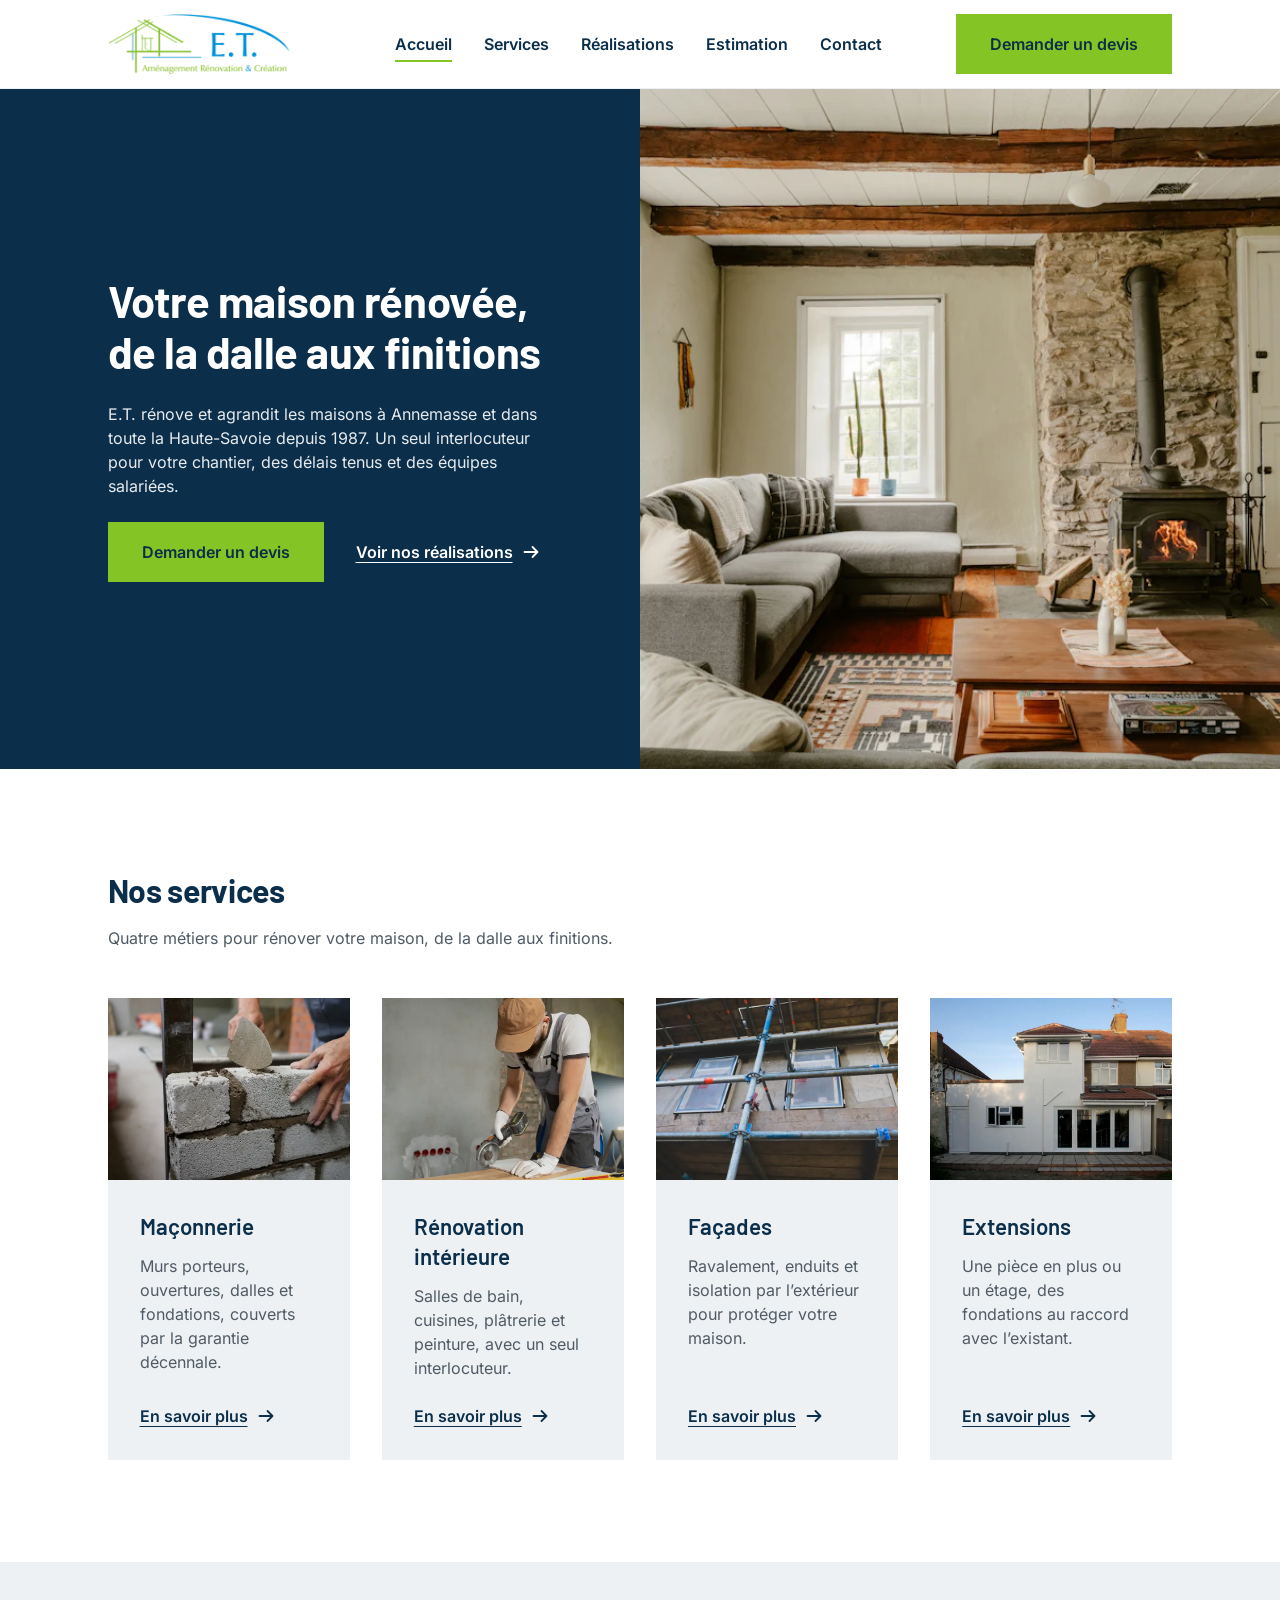
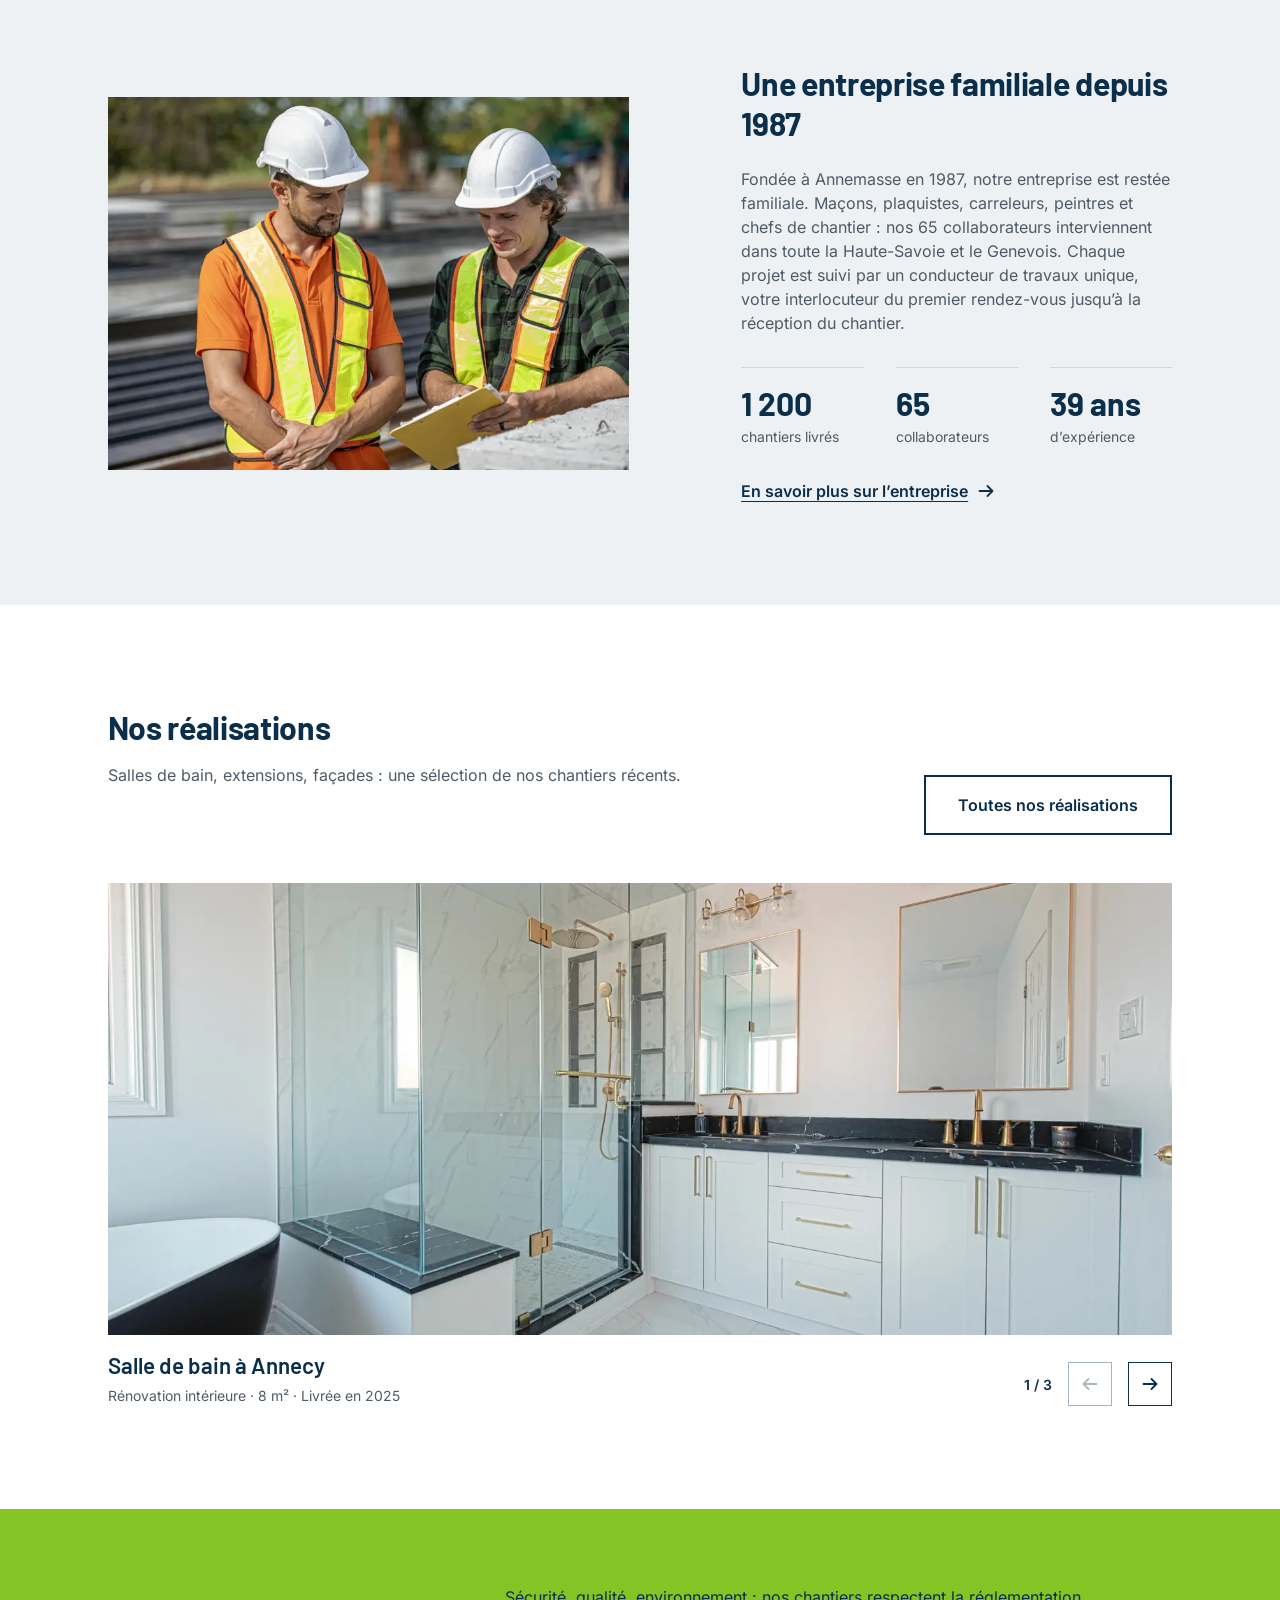
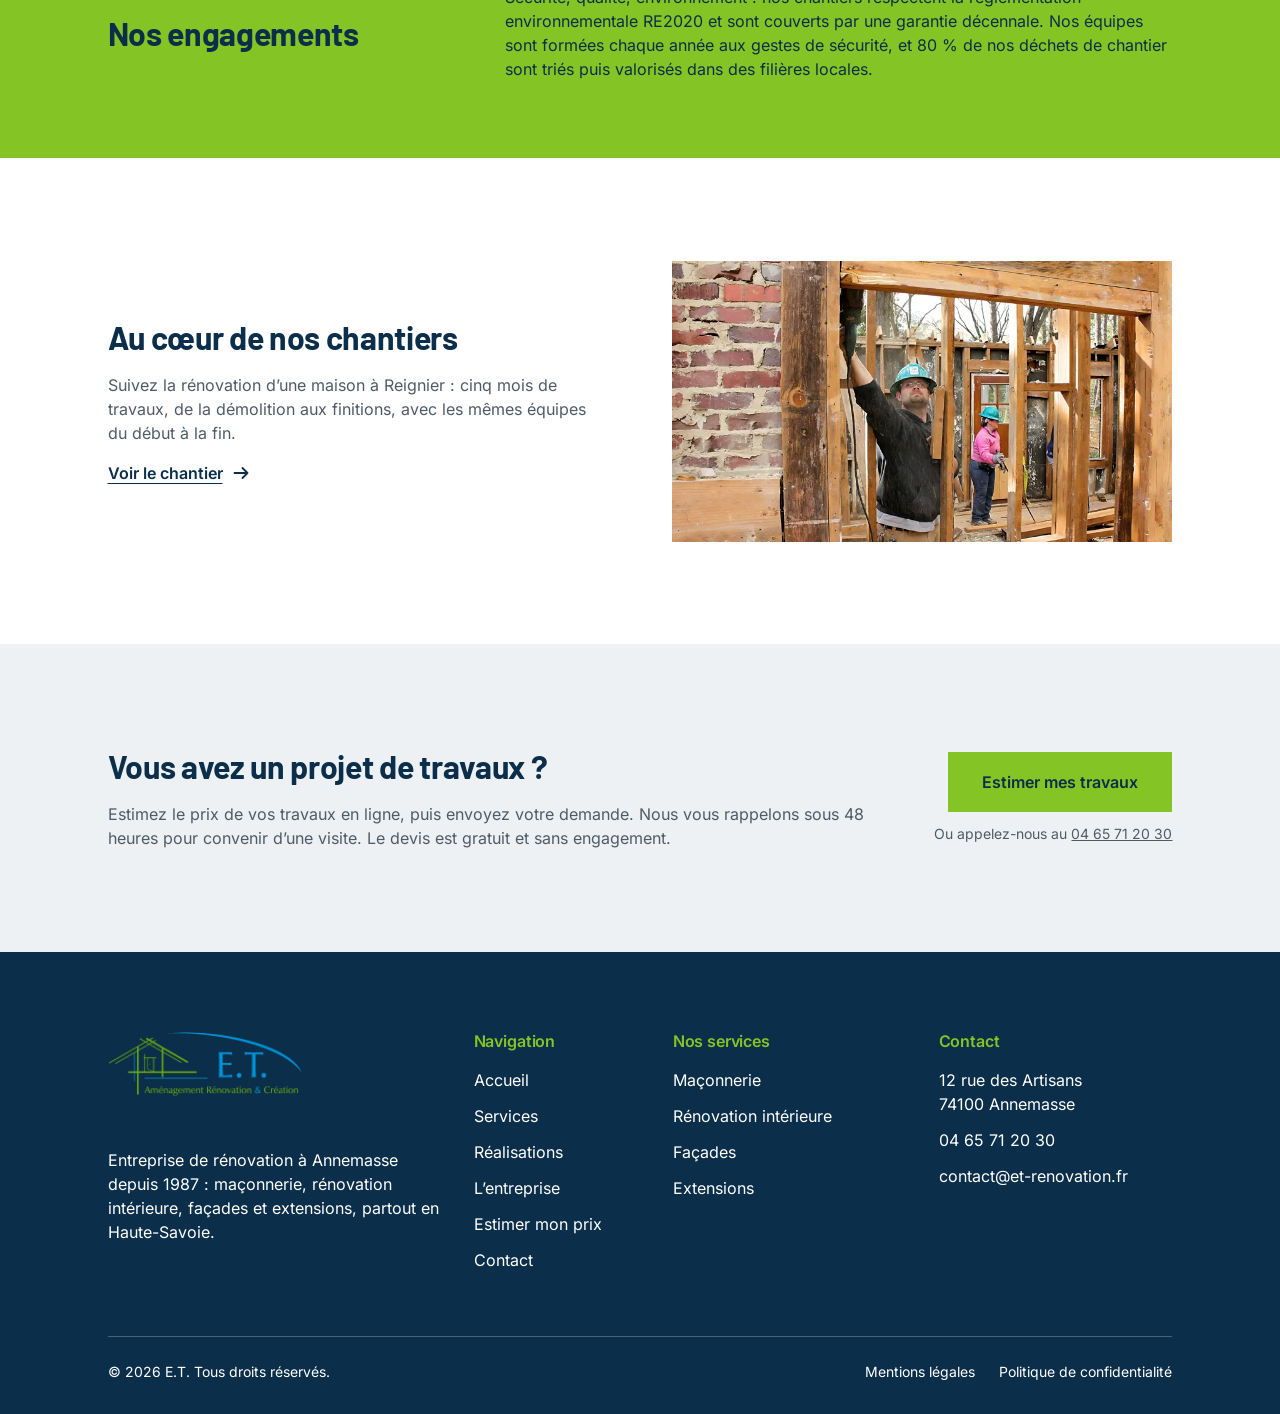
<file: index.html>
<!DOCTYPE html>
<html lang="fr">
<head>
  <meta charset="UTF-8">
  <meta name="viewport" content="width=device-width, initial-scale=1">
  <title>E.T. Rénovation | Rénovation et extension de maisons à Annemasse</title>
  <meta name="description" content="E.T. rénove et agrandit les maisons à Annemasse et en Haute-Savoie depuis 1987 : maçonnerie, rénovation intérieure, façades et extensions. Estimation en ligne et devis gratuit.">
  <link rel="icon" href="assets/icons/favicon.svg" type="image/svg+xml">
  <link rel="preload" href="assets/fonts/inter-variable.woff2" as="font" type="font/woff2" crossorigin>
  <link rel="preload" href="assets/fonts/barlow-700.woff2" as="font" type="font/woff2" crossorigin>
  <link rel="stylesheet" href="assets/css/base/variables.css">
  <link rel="stylesheet" href="assets/css/base/reset.css">
  <link rel="stylesheet" href="assets/css/base/typography.css">
  <link rel="stylesheet" href="assets/css/layout/container.css">
  <link rel="stylesheet" href="assets/css/layout/section.css">
  <link rel="stylesheet" href="assets/css/layout/header.css">
  <link rel="stylesheet" href="assets/css/layout/footer.css">
  <link rel="stylesheet" href="assets/css/components/button.css">
  <link rel="stylesheet" href="assets/css/components/link.css">
  <link rel="stylesheet" href="assets/css/components/hero.css">
  <link rel="stylesheet" href="assets/css/components/card.css">
  <link rel="stylesheet" href="assets/css/components/stats.css">
  <link rel="stylesheet" href="assets/css/components/carousel.css">
  <link rel="stylesheet" href="assets/css/components/cta.css">
  <link rel="stylesheet" href="assets/css/pages/home.css">
  <script type="module" src="assets/js/pages/home.js"></script>
</head>
<body>
  <a class="skip-link" href="#contenu">Aller au contenu</a>

  <header class="header">
    <div class="container header__inner">
      <a class="header__logo" href="index.html">
        <img src="assets/images/logo-et.png" alt="E.T. Aménagement Rénovation et Création, accueil" width="182" height="60">
      </a>
      <button class="header__toggle" type="button" aria-expanded="false" aria-controls="menu">
        <span class="header__toggle-label">Menu</span>
      </button>
      <nav class="header__nav" id="menu" aria-label="Navigation principale">
        <ul class="header__links">
          <li><a class="header__link" href="index.html" aria-current="page">Accueil</a></li>
          <li><a class="header__link" href="services.html">Services</a></li>
          <li><a class="header__link" href="realisations.html">Réalisations</a></li>
          <li><a class="header__link" href="estimation.html">Estimation</a></li>
          <li><a class="header__link" href="contact.html">Contact</a></li>
        </ul>
        <div class="header__action">
          <a class="button button--primary" href="devis.html">Demander un devis</a>
          <p class="header__phone">Ou appelez-nous au <a href="tel:+33465712030">04 65 71 20 30</a></p>
        </div>
      </nav>
    </div>
  </header>

  <main id="contenu">
    <section class="hero-home">
      <div class="hero-home__content">
        <h1 class="hero-home__title">Votre maison rénovée, de la dalle aux finitions</h1>
        <p class="hero-home__text">E.T. rénove et agrandit les maisons à Annemasse et dans toute la Haute-Savoie depuis 1987. Un seul interlocuteur pour votre chantier, des délais tenus et des équipes salariées.</p>
        <div class="hero-home__actions">
          <a class="button button--primary" href="devis.html">Demander un devis</a>
          <a class="link-arrow link-arrow--light" href="realisations.html">Voir nos réalisations</a>
        </div>
      </div>
      <img class="hero-home__image" src="assets/images/hero/home-living-1600.webp" srcset="assets/images/hero/home-living-960.webp 960w, assets/images/hero/home-living-1600.webp 1600w" sizes="(min-width: 1024px) 50vw, 100vw" alt="Salon rénové avec mur en pierre, poutres apparentes et poêle à bois" width="1600" height="1067" fetchpriority="high">
    </section>

    <section class="section" aria-labelledby="services-titre">
      <div class="container">
        <div class="section__head">
          <h2 id="services-titre">Nos services</h2>
          <p>Quatre métiers pour rénover votre maison, de la dalle aux finitions.</p>
        </div>
        <div class="cards">
          <article class="card">
            <img class="card__image" src="assets/images/services/masonry-800.webp" alt="Maçon montant un mur en parpaings" width="800" height="533" loading="lazy">
            <div class="card__body">
              <h3>Maçonnerie</h3>
              <p>Murs porteurs, ouvertures, dalles et fondations, couverts par la garantie décennale.</p>
              <a class="link-arrow" href="services.html#maconnerie">En savoir plus<span class="visually-hidden"> sur la maçonnerie</span></a>
            </div>
          </article>
          <article class="card">
            <img class="card__image" src="assets/images/services/interior-800.webp" alt="Artisan découpant un carreau à la meuleuse" width="800" height="1200" loading="lazy">
            <div class="card__body">
              <h3>Rénovation intérieure</h3>
              <p>Salles de bain, cuisines, plâtrerie et peinture, avec un seul interlocuteur.</p>
              <a class="link-arrow" href="services.html#renovation-interieure">En savoir plus<span class="visually-hidden"> sur la rénovation intérieure</span></a>
            </div>
          </article>
          <article class="card">
            <img class="card__image" src="assets/images/services/facade-800.webp" alt="Échafaudage installé contre une façade" width="800" height="450" loading="lazy">
            <div class="card__body">
              <h3>Façades</h3>
              <p>Ravalement, enduits et isolation par l’extérieur pour protéger votre maison.</p>
              <a class="link-arrow" href="services.html#facades">En savoir plus<span class="visually-hidden"> sur les façades</span></a>
            </div>
          </article>
          <article class="card">
            <img class="card__image" src="assets/images/services/extension-800.webp" alt="Maison agrandie par une extension blanche" width="800" height="636" loading="lazy">
            <div class="card__body">
              <h3>Extensions</h3>
              <p>Une pièce en plus ou un étage, des fondations au raccord avec l’existant.</p>
              <a class="link-arrow" href="services.html#extensions">En savoir plus<span class="visually-hidden"> sur les extensions</span></a>
            </div>
          </article>
        </div>
      </div>
    </section>

    <section class="section section--grey" aria-labelledby="entreprise-titre">
      <div class="container about">
        <img class="about__image" src="assets/images/company/team-1200.webp" srcset="assets/images/company/team-800.webp 800w, assets/images/company/team-1200.webp 1200w" sizes="(min-width: 1024px) 50vw, 100vw" alt="Deux chefs de chantier relisant un plan" width="1200" height="800" loading="lazy">
        <div class="about__body">
          <h2 id="entreprise-titre">Une entreprise familiale depuis 1987</h2>
          <p>Fondée à Annemasse en 1987, notre entreprise est restée familiale. Maçons, plaquistes, carreleurs, peintres et chefs de chantier : nos 65 collaborateurs interviennent dans toute la Haute-Savoie et le Genevois. Chaque projet est suivi par un conducteur de travaux unique, votre interlocuteur du premier rendez-vous jusqu’à la réception du chantier.</p>
          <dl class="stats stats--three">
            <div>
              <dt>chantiers livrés</dt>
              <dd>1 200</dd>
            </div>
            <div>
              <dt>collaborateurs</dt>
              <dd>65</dd>
            </div>
            <div>
              <dt>d’expérience</dt>
              <dd>39 ans</dd>
            </div>
          </dl>
          <a class="link-arrow" href="entreprise.html">En savoir plus sur l’entreprise</a>
        </div>
      </div>
    </section>

    <section class="section" aria-labelledby="realisations-titre">
      <div class="container">
        <div class="section__head section__head--split">
          <div class="section__head">
            <h2 id="realisations-titre">Nos réalisations</h2>
            <p>Salles de bain, extensions, façades : une sélection de nos chantiers récents.</p>
          </div>
          <a class="button button--secondary" href="realisations.html">Toutes nos réalisations</a>
        </div>
        <div class="carousel" aria-roledescription="carrousel" aria-label="Chantiers récents">
          <ul class="carousel__track">
            <li class="carousel__slide" aria-roledescription="diapositive">
              <img class="carousel__image" src="assets/images/projects/bathroom-after-1600.webp" srcset="assets/images/projects/bathroom-after-800.webp 800w, assets/images/projects/bathroom-after-1600.webp 1600w" sizes="(min-width: 1760px) 1600px, 100vw" alt="Salle de bain rénovée avec douche vitrée et double vasque" width="1600" height="1064" loading="lazy">
              <div class="carousel__caption">
                <h3>Salle de bain à Annecy</h3>
                <p>Rénovation intérieure · 8 m² · Livrée en 2025</p>
              </div>
            </li>
            <li class="carousel__slide" aria-roledescription="diapositive">
              <img class="carousel__image" src="assets/images/projects/extension-after-1600.webp" srcset="assets/images/projects/extension-after-800.webp 800w, assets/images/projects/extension-after-1600.webp 1600w" sizes="(min-width: 1760px) 1600px, 100vw" alt="Extension blanche avec baie vitrée à l’arrière d’une maison" width="1600" height="1272" loading="lazy">
              <div class="carousel__caption">
                <h3>Extension à Reignier</h3>
                <p>Extension · 25 m² · Livrée en 2025</p>
              </div>
            </li>
            <li class="carousel__slide" aria-roledescription="diapositive">
              <img class="carousel__image" src="assets/images/projects/facade-after-1600.webp" srcset="assets/images/projects/facade-after-800.webp 800w, assets/images/projects/facade-after-1600.webp 1600w" sizes="(min-width: 1760px) 1600px, 100vw" alt="Façade blanche ravalée d’une maison" width="1600" height="2400" loading="lazy">
              <div class="carousel__caption">
                <h3>Façade à Gaillard</h3>
                <p>Façades · 180 m² · Livrée en 2024</p>
              </div>
            </li>
          </ul>
          <div class="carousel__controls">
            <p class="carousel__count" aria-live="polite">1 / 3</p>
            <button class="carousel__button carousel__button--prev" type="button" aria-label="Chantier précédent"></button>
            <button class="carousel__button carousel__button--next" type="button" aria-label="Chantier suivant"></button>
          </div>
        </div>
      </div>
    </section>

    <section class="commitments" aria-labelledby="engagements-titre">
      <div class="container commitments__inner">
        <h2 id="engagements-titre">Nos engagements</h2>
        <p>Sécurité, qualité, environnement : nos chantiers respectent la réglementation environnementale RE2020 et sont couverts par une garantie décennale. Nos équipes sont formées chaque année aux gestes de sécurité, et 80 % de nos déchets de chantier sont triés puis valorisés dans des filières locales.</p>
      </div>
    </section>

    <section class="section" aria-labelledby="chantiers-titre">
      <div class="container video">
        <div class="video__body">
          <h2 id="chantiers-titre">Au cœur de nos chantiers</h2>
          <p>Suivez la rénovation d’une maison à Reignier : cinq mois de travaux, de la démolition aux finitions, avec les mêmes équipes du début à la fin.</p>
          <a class="link-arrow" href="realisations.html">Voir le chantier</a>
        </div>
        <img class="video__image" src="assets/images/home/video-cover-1200.webp" srcset="assets/images/home/video-cover-800.webp 800w, assets/images/home/video-cover-1200.webp 1200w" sizes="(min-width: 1024px) 50vw, 100vw" alt="Ouvriers montant l’ossature d’une pièce dans une maison en travaux" width="1200" height="800" loading="lazy">
      </div>
    </section>

    <section class="section section--grey" aria-labelledby="projet-titre">
      <div class="container cta">
        <div class="cta__text">
          <h2 id="projet-titre">Vous avez un projet de travaux ?</h2>
          <p>Estimez le prix de vos travaux en ligne, puis envoyez votre demande. Nous vous rappelons sous 48 heures pour convenir d’une visite. Le devis est gratuit et sans engagement.</p>
        </div>
        <div class="cta__actions">
          <a class="button button--primary" href="estimation.html">Estimer mes travaux</a>
          <p class="text-small">Ou appelez-nous au <a href="tel:+33465712030">04 65 71 20 30</a></p>
        </div>
      </div>
    </section>
  </main>

  <footer class="footer">
    <div class="container">
      <div class="footer__columns">
        <div class="footer__about">
          <img src="assets/images/logo-et.png" alt="E.T. Aménagement Rénovation et Création" width="194" height="64" loading="lazy">
          <p>Entreprise de rénovation à Annemasse depuis 1987 : maçonnerie, rénovation intérieure, façades et extensions, partout en Haute-Savoie.</p>
        </div>
        <nav aria-label="Pied de page">
          <h2 class="footer__title">Navigation</h2>
          <ul class="footer__list">
            <li><a href="index.html">Accueil</a></li>
            <li><a href="services.html">Services</a></li>
            <li><a href="realisations.html">Réalisations</a></li>
            <li><a href="entreprise.html">L’entreprise</a></li>
            <li><a href="estimation.html">Estimer mon prix</a></li>
            <li><a href="contact.html">Contact</a></li>
          </ul>
        </nav>
        <div>
          <h2 class="footer__title">Nos services</h2>
          <ul class="footer__list">
            <li><a href="services.html#maconnerie">Maçonnerie</a></li>
            <li><a href="services.html#renovation-interieure">Rénovation intérieure</a></li>
            <li><a href="services.html#facades">Façades</a></li>
            <li><a href="services.html#extensions">Extensions</a></li>
          </ul>
        </div>
        <div class="footer__contact">
          <h2 class="footer__title">Contact</h2>
          <div class="footer__list">
            <address>12 rue des Artisans<br>74100 Annemasse</address>
            <a href="tel:+33465712030">04 65 71 20 30</a>
            <a href="mailto:contact@et-renovation.fr">contact@et-renovation.fr</a>
          </div>
        </div>
      </div>
      <div class="footer__bottom">
        <p>© 2026 E.T. Tous droits réservés.</p>
        <ul class="footer__legal">
          <li><a href="mentions-legales.html">Mentions légales</a></li>
          <li><a href="confidentialite.html">Politique de confidentialité</a></li>
        </ul>
      </div>
    </div>
  </footer>
</body>
</html>
</file>
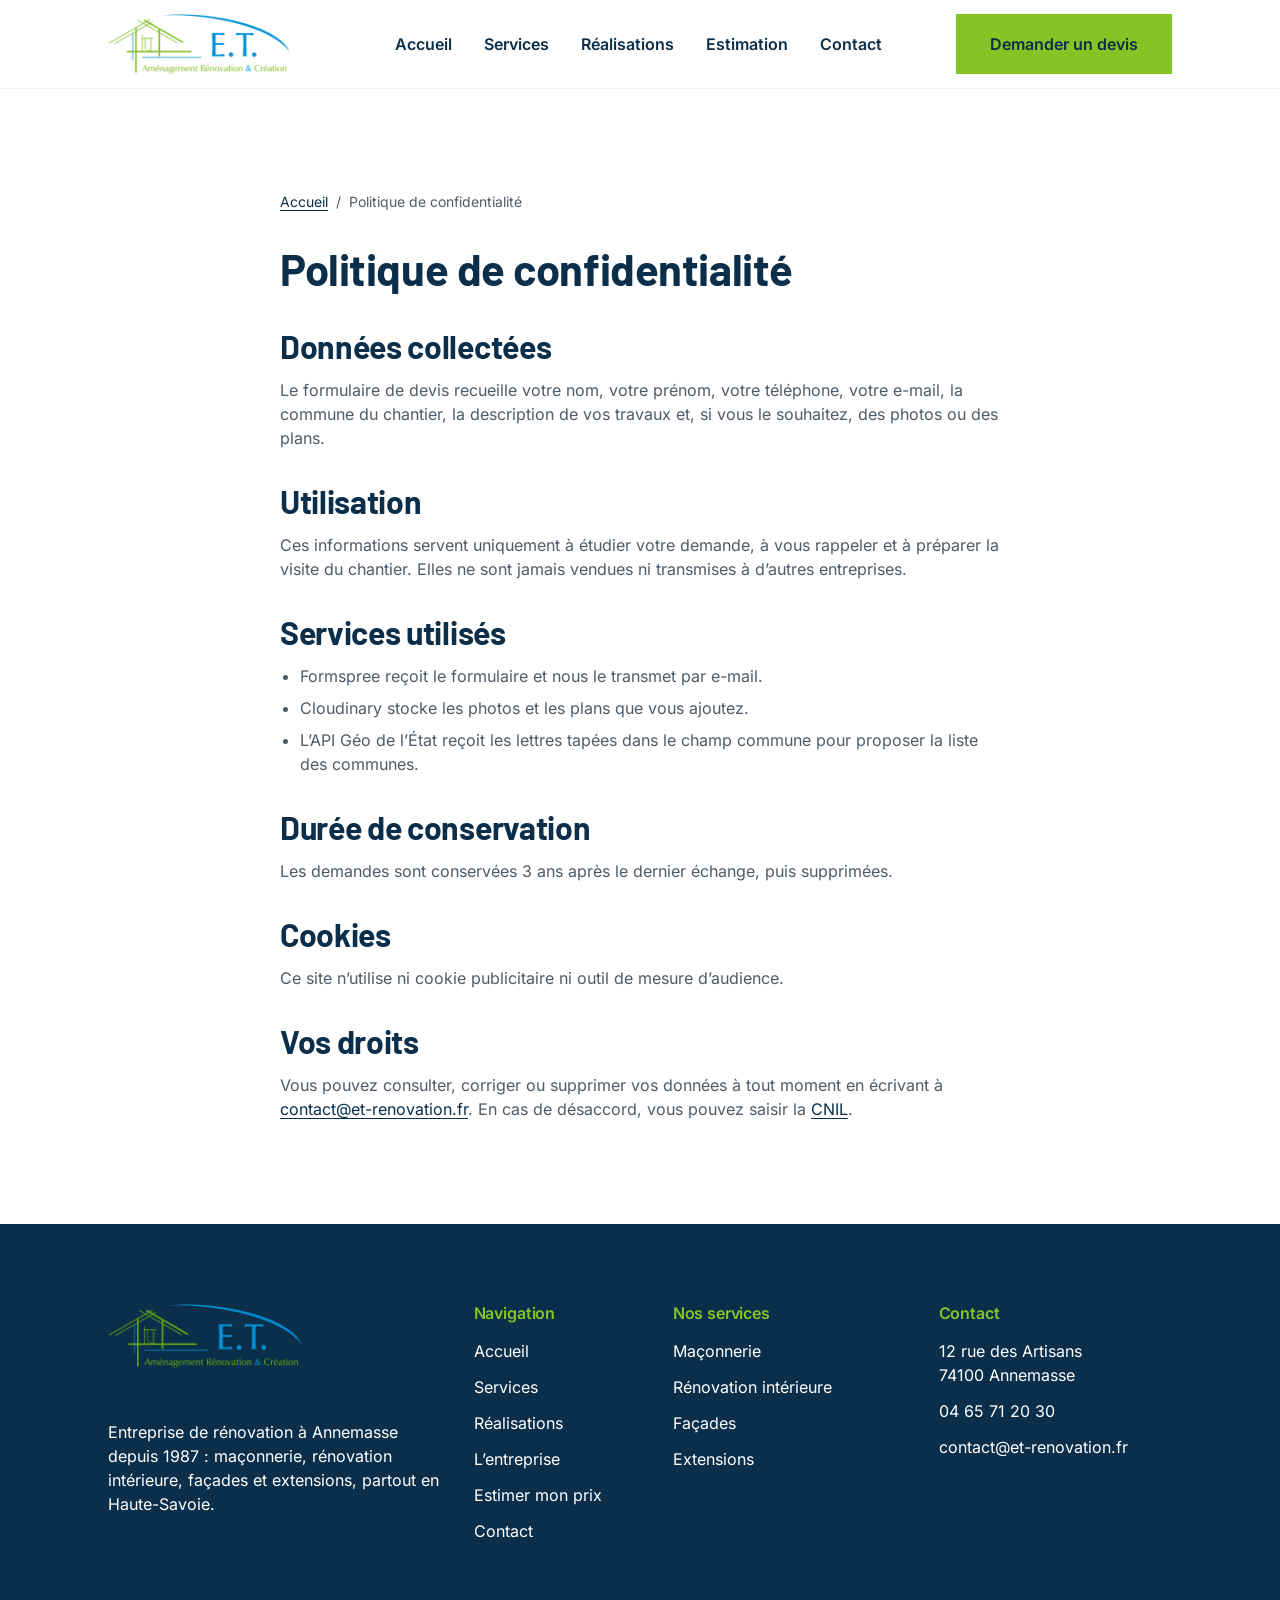
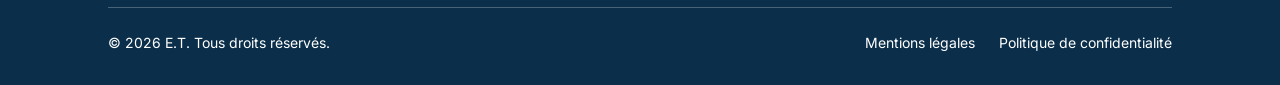
<file: confidentialite.html>
<!DOCTYPE html>
<html lang="fr">
<head>
  <meta charset="UTF-8">
  <meta name="viewport" content="width=device-width, initial-scale=1">
  <title>Politique de confidentialité | E.T. Rénovation Annemasse</title>
  <meta name="description" content="Comment E.T. Rénovation utilise et protège les données envoyées avec le formulaire de devis.">
  <link rel="icon" href="assets/icons/favicon.svg" type="image/svg+xml">
  <link rel="preload" href="assets/fonts/inter-variable.woff2" as="font" type="font/woff2" crossorigin>
  <link rel="preload" href="assets/fonts/barlow-700.woff2" as="font" type="font/woff2" crossorigin>
  <link rel="stylesheet" href="assets/css/base/variables.css">
  <link rel="stylesheet" href="assets/css/base/reset.css">
  <link rel="stylesheet" href="assets/css/base/typography.css">
  <link rel="stylesheet" href="assets/css/layout/container.css">
  <link rel="stylesheet" href="assets/css/layout/section.css">
  <link rel="stylesheet" href="assets/css/layout/header.css">
  <link rel="stylesheet" href="assets/css/layout/footer.css">
  <link rel="stylesheet" href="assets/css/components/button.css">
  <link rel="stylesheet" href="assets/css/components/link.css">
  <link rel="stylesheet" href="assets/css/components/hero.css">
  <link rel="stylesheet" href="assets/css/pages/legal.css">
  <script type="module" src="assets/js/pages/site.js"></script>
</head>
<body>
  <a class="skip-link" href="#contenu">Aller au contenu</a>

  <header class="header">
    <div class="container header__inner">
      <a class="header__logo" href="index.html">
        <img src="assets/images/logo-et.png" alt="E.T. Aménagement Rénovation et Création, accueil" width="182" height="60">
      </a>
      <button class="header__toggle" type="button" aria-expanded="false" aria-controls="menu">
        <span class="header__toggle-label">Menu</span>
      </button>
      <nav class="header__nav" id="menu" aria-label="Navigation principale">
        <ul class="header__links">
          <li><a class="header__link" href="index.html">Accueil</a></li>
          <li><a class="header__link" href="services.html">Services</a></li>
          <li><a class="header__link" href="realisations.html">Réalisations</a></li>
          <li><a class="header__link" href="estimation.html">Estimation</a></li>
          <li><a class="header__link" href="contact.html">Contact</a></li>
        </ul>
        <div class="header__action">
          <a class="button button--primary" href="devis.html">Demander un devis</a>
          <p class="header__phone">Ou appelez-nous au <a href="tel:+33465712030">04 65 71 20 30</a></p>
        </div>
      </nav>
    </div>
  </header>

  <main id="contenu">
    <section class="section">
      <div class="container legal">
        <nav class="breadcrumb" aria-label="Fil d’Ariane">
          <ol>
            <li><a href="index.html">Accueil</a></li>
            <li aria-current="page">Politique de confidentialité</li>
          </ol>
        </nav>
        <h1>Politique de confidentialité</h1>

        <div class="legal__block">
          <h2>Données collectées</h2>
          <p>Le formulaire de devis recueille votre nom, votre prénom, votre téléphone, votre e-mail, la commune du chantier, la description de vos travaux et, si vous le souhaitez, des photos ou des plans.</p>
        </div>

        <div class="legal__block">
          <h2>Utilisation</h2>
          <p>Ces informations servent uniquement à étudier votre demande, à vous rappeler et à préparer la visite du chantier. Elles ne sont jamais vendues ni transmises à d’autres entreprises.</p>
        </div>

        <div class="legal__block">
          <h2>Services utilisés</h2>
          <ul>
            <li>Formspree reçoit le formulaire et nous le transmet par e-mail.</li>
            <li>Cloudinary stocke les photos et les plans que vous ajoutez.</li>
            <li>L’API Géo de l’État reçoit les lettres tapées dans le champ commune pour proposer la liste des communes.</li>
          </ul>
        </div>

        <div class="legal__block">
          <h2>Durée de conservation</h2>
          <p>Les demandes sont conservées 3 ans après le dernier échange, puis supprimées.</p>
        </div>

        <div class="legal__block">
          <h2>Cookies</h2>
          <p>Ce site n’utilise ni cookie publicitaire ni outil de mesure d’audience.</p>
        </div>

        <div class="legal__block">
          <h2>Vos droits</h2>
          <p>Vous pouvez consulter, corriger ou supprimer vos données à tout moment en écrivant à <a href="mailto:contact@et-renovation.fr">contact@et-renovation.fr</a>. En cas de désaccord, vous pouvez saisir la <a href="https://www.cnil.fr" target="_blank" rel="noopener">CNIL</a>.</p>
        </div>
      </div>
    </section>

  </main>

  <footer class="footer">
    <div class="container">
      <div class="footer__columns">
        <div class="footer__about">
          <img src="assets/images/logo-et.png" alt="E.T. Aménagement Rénovation et Création" width="194" height="64" loading="lazy">
          <p>Entreprise de rénovation à Annemasse depuis 1987 : maçonnerie, rénovation intérieure, façades et extensions, partout en Haute-Savoie.</p>
        </div>
        <nav aria-label="Pied de page">
          <h2 class="footer__title">Navigation</h2>
          <ul class="footer__list">
            <li><a href="index.html">Accueil</a></li>
            <li><a href="services.html">Services</a></li>
            <li><a href="realisations.html">Réalisations</a></li>
            <li><a href="entreprise.html">L’entreprise</a></li>
            <li><a href="estimation.html">Estimer mon prix</a></li>
            <li><a href="contact.html">Contact</a></li>
          </ul>
        </nav>
        <div>
          <h2 class="footer__title">Nos services</h2>
          <ul class="footer__list">
            <li><a href="services.html#maconnerie">Maçonnerie</a></li>
            <li><a href="services.html#renovation-interieure">Rénovation intérieure</a></li>
            <li><a href="services.html#facades">Façades</a></li>
            <li><a href="services.html#extensions">Extensions</a></li>
          </ul>
        </div>
        <div class="footer__contact">
          <h2 class="footer__title">Contact</h2>
          <div class="footer__list">
            <address>12 rue des Artisans<br>74100 Annemasse</address>
            <a href="tel:+33465712030">04 65 71 20 30</a>
            <a href="mailto:contact@et-renovation.fr">contact@et-renovation.fr</a>
          </div>
        </div>
      </div>
      <div class="footer__bottom">
        <p>© 2026 E.T. Tous droits réservés.</p>
        <ul class="footer__legal">
          <li><a href="mentions-legales.html">Mentions légales</a></li>
          <li><a href="confidentialite.html">Politique de confidentialité</a></li>
        </ul>
      </div>
    </div>
  </footer>
</body>
</html>
</file>
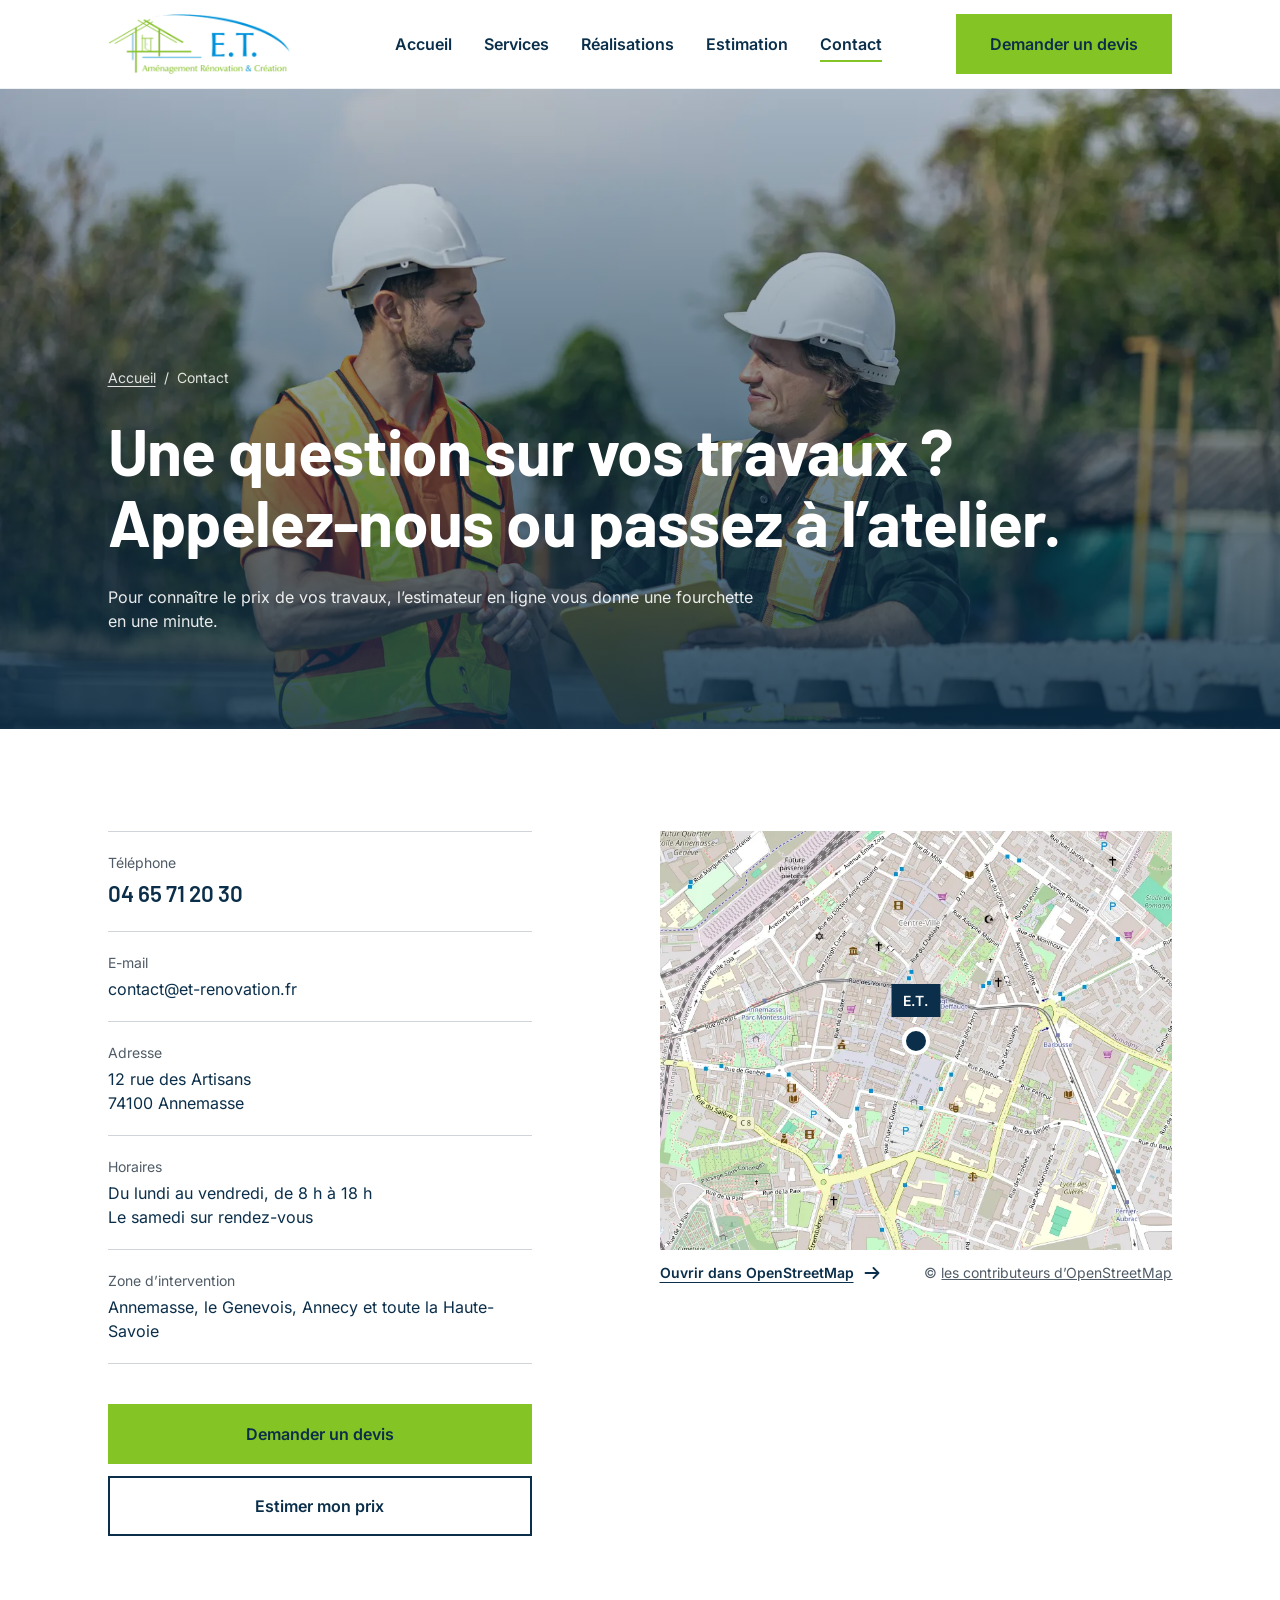
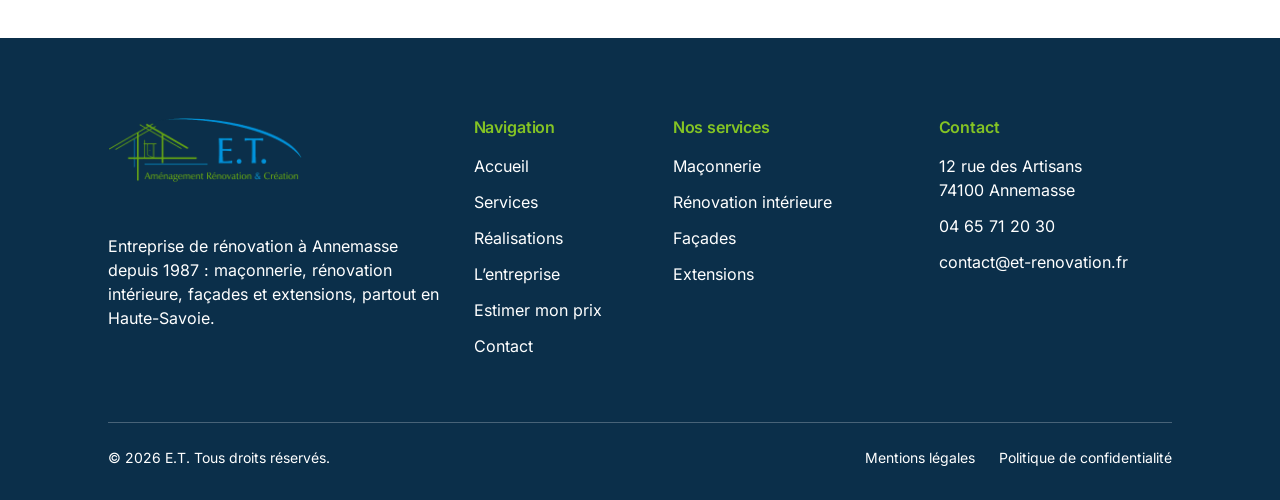
<file: contact.html>
<!DOCTYPE html>
<html lang="fr">
<head>
  <meta charset="UTF-8">
  <meta name="viewport" content="width=device-width, initial-scale=1">
  <title>Contact | E.T. Rénovation Annemasse</title>
  <meta name="description" content="Téléphone, adresse, horaires et plan d’accès de l’atelier E.T. à Annemasse. Du lundi au vendredi de 8 h à 18 h.">
  <link rel="icon" href="assets/icons/favicon.svg" type="image/svg+xml">
  <link rel="preload" href="assets/fonts/inter-variable.woff2" as="font" type="font/woff2" crossorigin>
  <link rel="preload" href="assets/fonts/barlow-700.woff2" as="font" type="font/woff2" crossorigin>
  <link rel="stylesheet" href="assets/css/base/variables.css">
  <link rel="stylesheet" href="assets/css/base/reset.css">
  <link rel="stylesheet" href="assets/css/base/typography.css">
  <link rel="stylesheet" href="assets/css/layout/container.css">
  <link rel="stylesheet" href="assets/css/layout/section.css">
  <link rel="stylesheet" href="assets/css/layout/header.css">
  <link rel="stylesheet" href="assets/css/layout/footer.css">
  <link rel="stylesheet" href="assets/css/components/button.css">
  <link rel="stylesheet" href="assets/css/components/link.css">
  <link rel="stylesheet" href="assets/css/components/hero.css">
  <link rel="stylesheet" href="assets/css/components/line-list.css">
  <link rel="stylesheet" href="assets/css/pages/contact.css">
  <script type="module" src="assets/js/pages/site.js"></script>
</head>
<body>
  <a class="skip-link" href="#contenu">Aller au contenu</a>

  <header class="header">
    <div class="container header__inner">
      <a class="header__logo" href="index.html">
        <img src="assets/images/logo-et.png" alt="E.T. Aménagement Rénovation et Création, accueil" width="182" height="60">
      </a>
      <button class="header__toggle" type="button" aria-expanded="false" aria-controls="menu">
        <span class="header__toggle-label">Menu</span>
      </button>
      <nav class="header__nav" id="menu" aria-label="Navigation principale">
        <ul class="header__links">
          <li><a class="header__link" href="index.html">Accueil</a></li>
          <li><a class="header__link" href="services.html">Services</a></li>
          <li><a class="header__link" href="realisations.html">Réalisations</a></li>
          <li><a class="header__link" href="estimation.html">Estimation</a></li>
          <li><a class="header__link" href="contact.html" aria-current="page">Contact</a></li>
        </ul>
        <div class="header__action">
          <a class="button button--primary" href="devis.html">Demander un devis</a>
          <p class="header__phone">Ou appelez-nous au <a href="tel:+33465712030">04 65 71 20 30</a></p>
        </div>
      </nav>
    </div>
  </header>

  <main id="contenu">
    <section class="hero">
      <img class="hero__image" src="assets/images/hero/contact-1920.webp" srcset="assets/images/hero/contact-960.webp 960w, assets/images/hero/contact-1920.webp 1920w" sizes="100vw" alt="" width="1920" height="1280" fetchpriority="high">
      <div class="container hero__content">
        <nav class="breadcrumb" aria-label="Fil d’Ariane">
          <ol>
            <li><a href="index.html">Accueil</a></li>
            <li aria-current="page">Contact</li>
          </ol>
        </nav>
        <h1 class="hero__title">Une question sur vos travaux ? Appelez-nous ou passez à l’atelier.</h1>
        <p class="hero__text">Pour connaître le prix de vos travaux, l’estimateur en ligne vous donne une fourchette en une minute.</p>
      </div>
    </section>

    <section class="section" aria-label="Coordonnées">
      <div class="container contact">
        <div class="contact__infos">
          <dl class="line-list">
            <div>
              <dt>Téléphone</dt>
              <dd><a class="contact__phone" href="tel:+33465712030">04 65 71 20 30</a></dd>
            </div>
            <div>
              <dt>E-mail</dt>
              <dd><a href="mailto:contact@et-renovation.fr">contact@et-renovation.fr</a></dd>
            </div>
            <div>
              <dt>Adresse</dt>
              <dd><address>12 rue des Artisans<br>74100 Annemasse</address></dd>
            </div>
            <div>
              <dt>Horaires</dt>
              <dd>Du lundi au vendredi, de 8 h à 18 h<br>Le samedi sur rendez-vous</dd>
            </div>
            <div>
              <dt>Zone d’intervention</dt>
              <dd>Annemasse, le Genevois, Annecy et toute la Haute-Savoie</dd>
            </div>
          </dl>
          <div class="contact__actions">
            <a class="button button--primary" href="devis.html">Demander un devis</a>
            <a class="button button--secondary" href="estimation.html">Estimer mon prix</a>
          </div>
        </div>

        <figure class="map">
          <div class="map__frame">
            <img class="map__image" src="assets/images/contact/map.webp" alt="Plan du centre d’Annemasse avec l’emplacement de l’atelier E.T." width="784" height="640" loading="lazy">
            <span class="map__pin" aria-hidden="true"><span>E.T.</span></span>
          </div>
          <figcaption>
            <a class="link-arrow" href="https://www.openstreetmap.org/?mlat=46.1934&amp;mlon=6.2362#map=17/46.1934/6.2362" target="_blank" rel="noopener">Ouvrir dans OpenStreetMap</a>
            <span>© <a href="https://www.openstreetmap.org/copyright" target="_blank" rel="noopener">les contributeurs d’OpenStreetMap</a></span>
          </figcaption>
        </figure>
      </div>
    </section>

  </main>

  <footer class="footer">
    <div class="container">
      <div class="footer__columns">
        <div class="footer__about">
          <img src="assets/images/logo-et.png" alt="E.T. Aménagement Rénovation et Création" width="194" height="64" loading="lazy">
          <p>Entreprise de rénovation à Annemasse depuis 1987 : maçonnerie, rénovation intérieure, façades et extensions, partout en Haute-Savoie.</p>
        </div>
        <nav aria-label="Pied de page">
          <h2 class="footer__title">Navigation</h2>
          <ul class="footer__list">
            <li><a href="index.html">Accueil</a></li>
            <li><a href="services.html">Services</a></li>
            <li><a href="realisations.html">Réalisations</a></li>
            <li><a href="entreprise.html">L’entreprise</a></li>
            <li><a href="estimation.html">Estimer mon prix</a></li>
            <li><a href="contact.html">Contact</a></li>
          </ul>
        </nav>
        <div>
          <h2 class="footer__title">Nos services</h2>
          <ul class="footer__list">
            <li><a href="services.html#maconnerie">Maçonnerie</a></li>
            <li><a href="services.html#renovation-interieure">Rénovation intérieure</a></li>
            <li><a href="services.html#facades">Façades</a></li>
            <li><a href="services.html#extensions">Extensions</a></li>
          </ul>
        </div>
        <div class="footer__contact">
          <h2 class="footer__title">Contact</h2>
          <div class="footer__list">
            <address>12 rue des Artisans<br>74100 Annemasse</address>
            <a href="tel:+33465712030">04 65 71 20 30</a>
            <a href="mailto:contact@et-renovation.fr">contact@et-renovation.fr</a>
          </div>
        </div>
      </div>
      <div class="footer__bottom">
        <p>© 2026 E.T. Tous droits réservés.</p>
        <ul class="footer__legal">
          <li><a href="mentions-legales.html">Mentions légales</a></li>
          <li><a href="confidentialite.html">Politique de confidentialité</a></li>
        </ul>
      </div>
    </div>
  </footer>
</body>
</html>
</file>
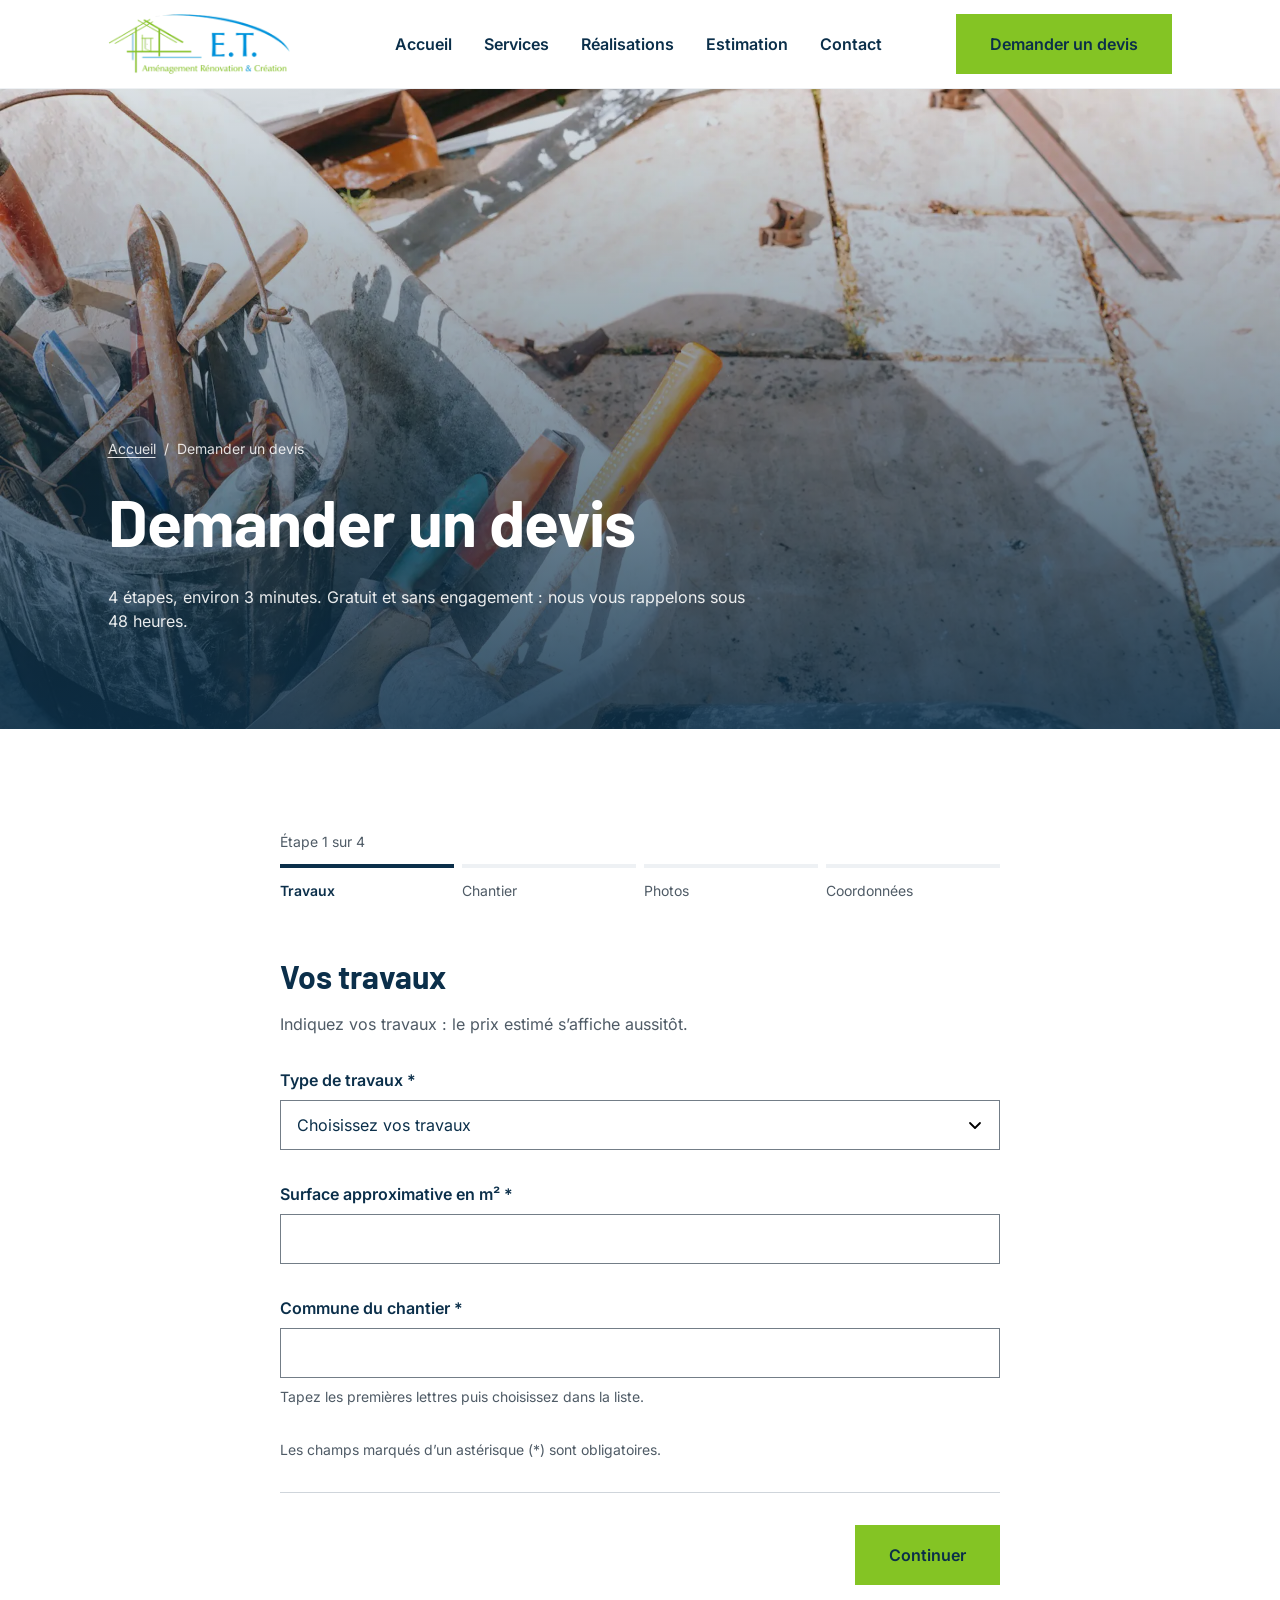
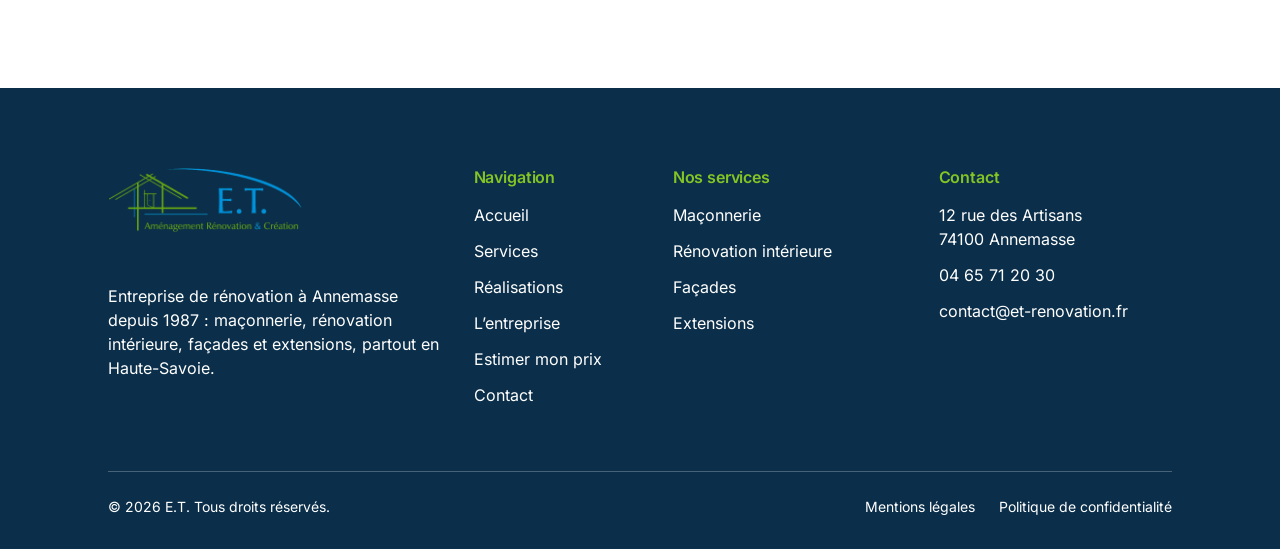
<file: devis.html>
<!DOCTYPE html>
<html lang="fr">
<head>
  <meta charset="UTF-8">
  <meta name="viewport" content="width=device-width, initial-scale=1">
  <title>Demander un devis | E.T. Rénovation Annemasse</title>
  <meta name="description" content="Estimez le prix de vos travaux de rénovation en ligne, puis envoyez votre demande de devis gratuit en 4 étapes.">
  <link rel="icon" href="assets/icons/favicon.svg" type="image/svg+xml">
  <link rel="preload" href="assets/fonts/inter-variable.woff2" as="font" type="font/woff2" crossorigin>
  <link rel="preload" href="assets/fonts/barlow-700.woff2" as="font" type="font/woff2" crossorigin>
  <link rel="stylesheet" href="assets/css/base/variables.css">
  <link rel="stylesheet" href="assets/css/base/reset.css">
  <link rel="stylesheet" href="assets/css/base/typography.css">
  <link rel="stylesheet" href="assets/css/layout/container.css">
  <link rel="stylesheet" href="assets/css/layout/section.css">
  <link rel="stylesheet" href="assets/css/layout/header.css">
  <link rel="stylesheet" href="assets/css/layout/footer.css">
  <link rel="stylesheet" href="assets/css/components/button.css">
  <link rel="stylesheet" href="assets/css/components/link.css">
  <link rel="stylesheet" href="assets/css/components/hero.css">
  <link rel="stylesheet" href="assets/css/components/progress.css">
  <link rel="stylesheet" href="assets/css/components/field.css">
  <link rel="stylesheet" href="assets/css/components/choice.css">
  <link rel="stylesheet" href="assets/css/components/checkbox.css">
  <link rel="stylesheet" href="assets/css/components/upload.css">
  <link rel="stylesheet" href="assets/css/components/line-list.css">
  <link rel="stylesheet" href="assets/css/components/commune.css">
  <link rel="stylesheet" href="assets/css/pages/quote.css">
  <script type="module" src="assets/js/pages/quote.js"></script>
</head>
<body>
  <a class="skip-link" href="#contenu">Aller au contenu</a>

  <header class="header">
    <div class="container header__inner">
      <a class="header__logo" href="index.html">
        <img src="assets/images/logo-et.png" alt="E.T. Aménagement Rénovation et Création, accueil" width="182" height="60">
      </a>
      <button class="header__toggle" type="button" aria-expanded="false" aria-controls="menu">
        <span class="header__toggle-label">Menu</span>
      </button>
      <nav class="header__nav" id="menu" aria-label="Navigation principale">
        <ul class="header__links">
          <li><a class="header__link" href="index.html">Accueil</a></li>
          <li><a class="header__link" href="services.html">Services</a></li>
          <li><a class="header__link" href="realisations.html">Réalisations</a></li>
          <li><a class="header__link" href="estimation.html">Estimation</a></li>
          <li><a class="header__link" href="contact.html">Contact</a></li>
        </ul>
        <div class="header__action">
          <a class="button button--primary" href="devis.html">Demander un devis</a>
          <p class="header__phone">Ou appelez-nous au <a href="tel:+33465712030">04 65 71 20 30</a></p>
        </div>
      </nav>
    </div>
  </header>

  <main id="contenu">
    <section class="hero">
      <img class="hero__image" src="assets/images/hero/quote-1920.webp" srcset="assets/images/hero/quote-960.webp 960w, assets/images/hero/quote-1920.webp 1920w" sizes="100vw" alt="" width="1920" height="1275" fetchpriority="high">
      <div class="container hero__content">
        <nav class="breadcrumb" aria-label="Fil d’Ariane">
          <ol>
            <li><a href="index.html">Accueil</a></li>
            <li aria-current="page">Demander un devis</li>
          </ol>
        </nav>
        <h1 class="hero__title">Demander un devis</h1>
        <p class="hero__text">4 étapes, environ 3 minutes. Gratuit et sans engagement : nous vous rappelons sous 48 heures.</p>
      </div>
    </section>

    <section class="section">
      <div class="container container--narrow quote">
        <div class="progress" hidden data-js-only>
          <p class="progress__count" aria-live="polite">Étape 1 sur 4</p>
          <ol class="progress__steps">
            <li class="progress__step" aria-current="step">Travaux</li>
            <li class="progress__step">Chantier</li>
            <li class="progress__step">Photos</li>
            <li class="progress__step">Coordonnées</li>
          </ol>
        </div>

        <form class="quote__form" action="https://formspree.io/f/xyewjkpv" method="POST" novalidate data-cloud-name="i1jgejmh" data-upload-preset="devis_et">
          <input type="hidden" name="_subject" value="Nouvelle demande de devis">
          <input type="hidden" id="estimation" name="estimation">
          <div class="quote__trap" aria-hidden="true">
            <label for="site">Site web</label>
            <input type="text" id="site" name="_gotcha" tabindex="-1" autocomplete="off">
          </div>

          <fieldset class="quote__step">
            <legend class="quote__legend" tabindex="-1">Vos travaux</legend>
            <p class="quote__intro">Indiquez vos travaux : le prix estimé s’affiche aussitôt.</p>
            <div class="field">
              <label class="field__label" for="travaux">Type de travaux *</label>
              <select class="field__input" id="travaux" name="travaux" required aria-describedby="travaux-error">
                <option value="">Choisissez vos travaux</option>
              </select>
              <p class="field__error" id="travaux-error"></p>
            </div>
            <div class="field">
              <label class="field__label" for="surface">Surface approximative en m² *</label>
              <input class="field__input" type="number" id="surface" name="surface" min="1" step="1" inputmode="numeric" required aria-describedby="surface-error">
              <p class="field__error" id="surface-error"></p>
            </div>
            <div class="field">
              <label class="field__label" for="commune">Commune du chantier *</label>
              <div class="commune__box">
                <input class="field__input" type="text" id="commune" name="commune" role="combobox" aria-autocomplete="list" aria-expanded="false" aria-controls="commune-list" autocomplete="off" required aria-describedby="commune-help commune-error">
                <ul class="commune__list" id="commune-list" role="listbox" aria-label="Communes proposées"></ul>
              </div>
              <p class="field__help" id="commune-help">Tapez les premières lettres puis choisissez dans la liste.</p>
              <p class="field__error" id="commune-error"></p>
            </div>
            <div class="estimate" hidden aria-live="polite">
              <p class="estimate__label">Votre estimation</p>
              <p class="estimate__price"></p>
              <p class="estimate__detail"></p>
            </div>
            <p class="quote__note">Les champs marqués d’un astérisque (*) sont obligatoires.</p>
            <div class="quote__actions" hidden data-js-only>
              <button class="button button--primary" type="button" data-next>Continuer</button>
            </div>
          </fieldset>

          <fieldset class="quote__step">
            <legend class="quote__legend" tabindex="-1">Le chantier</legend>
            <p class="quote__intro">Quelques précisions pour préparer la visite.</p>
            <fieldset class="field">
              <legend>Type de bien *</legend>
              <div class="choices">
                <label class="choice"><input type="radio" name="type_de_bien" value="Maison" required><span>Maison</span></label>
                <label class="choice"><input type="radio" name="type_de_bien" value="Appartement"><span>Appartement</span></label>
                <label class="choice"><input type="radio" name="type_de_bien" value="Local"><span>Local</span></label>
              </div>
              <p class="field__error" id="type_de_bien-error"></p>
            </fieldset>
            <fieldset class="field">
              <legend>Quand souhaitez-vous commencer ? *</legend>
              <div class="choices">
                <label class="choice"><input type="radio" name="debut" value="Dès que possible" required><span>Dès que possible</span></label>
                <label class="choice"><input type="radio" name="debut" value="Dans les 3 mois"><span>Dans les 3 mois</span></label>
                <label class="choice"><input type="radio" name="debut" value="Dans 6 mois"><span>Dans 6 mois</span></label>
                <label class="choice"><input type="radio" name="debut" value="Pas encore décidé"><span>Pas encore décidé</span></label>
              </div>
              <p class="field__error" id="debut-error"></p>
            </fieldset>
            <div class="field">
              <label class="field__label" for="description">Décrivez votre projet (facultatif)</label>
              <textarea class="field__input" id="description" name="description" maxlength="500" placeholder="Ex. : remplacer la baignoire par une douche à l’italienne et refaire le carrelage." aria-describedby="description-help"></textarea>
              <p class="field__help" id="description-help">500 caractères maximum.</p>
            </div>
            <p class="quote__note">Les champs marqués d’un astérisque (*) sont obligatoires.</p>
            <div class="quote__actions" hidden data-js-only>
              <button class="button button--secondary" type="button" data-prev>Retour</button>
              <button class="button button--primary" type="button" data-next>Continuer</button>
            </div>
          </fieldset>

          <fieldset class="quote__step">
            <legend class="quote__legend" tabindex="-1">Photos et plans</legend>
            <p class="quote__intro">Facultatif. Quelques photos de la pièce ou vos plans nous aident à préparer la visite.</p>
            <div class="upload">
              <p class="upload__title">Glissez vos photos ou vos plans ici</p>
              <p class="upload__or text-small">ou</p>
              <input class="upload__input" type="file" id="fichiers" name="fichiers" multiple accept="image/*,.pdf" aria-describedby="fichiers-help fichiers-error">
              <label class="button button--secondary" for="fichiers">Choisir des fichiers</label>
              <p class="field__help" id="fichiers-help">JPG, PNG ou PDF, 10 Mo maximum par fichier, 6 fichiers au plus.</p>
            </div>
            <p class="field__error" id="fichiers-error" aria-live="polite"></p>
            <ul class="file-list line-list" aria-label="Fichiers ajoutés"></ul>
            <div class="quote__actions" hidden data-js-only>
              <button class="button button--secondary" type="button" data-prev>Retour</button>
              <button class="button button--primary" type="button" data-next>Continuer</button>
            </div>
          </fieldset>

          <fieldset class="quote__step">
            <legend class="quote__legend" tabindex="-1">Vos coordonnées</legend>
            <p class="quote__intro">Pour vous envoyer le devis et vous appeler.</p>
            <div class="field-row">
              <div class="field">
                <label class="field__label" for="nom">Nom *</label>
                <input class="field__input" type="text" id="nom" name="nom" autocomplete="family-name" required aria-describedby="nom-error">
                <p class="field__error" id="nom-error"></p>
              </div>
              <div class="field">
                <label class="field__label" for="prenom">Prénom *</label>
                <input class="field__input" type="text" id="prenom" name="prenom" autocomplete="given-name" required aria-describedby="prenom-error">
                <p class="field__error" id="prenom-error"></p>
              </div>
            </div>
            <div class="field">
              <label class="field__label" for="telephone">Téléphone *</label>
              <input class="field__input" type="tel" id="telephone" name="telephone" autocomplete="tel" pattern="[0-9 +.]{10,}" required aria-describedby="telephone-error">
              <p class="field__error" id="telephone-error"></p>
            </div>
            <div class="field">
              <label class="field__label" for="email">E-mail *</label>
              <input class="field__input" type="email" id="email" name="email" autocomplete="email" required aria-describedby="email-help email-error">
              <p class="field__help" id="email-help">Format attendu : nom@exemple.fr</p>
              <p class="field__error" id="email-error"></p>
            </div>
            <div class="field">
              <label class="checkbox">
                <input type="checkbox" id="consentement" name="consentement" value="oui" required aria-describedby="consentement-error">
                <span>J’accepte que mes données servent uniquement à traiter ma demande de devis. *</span>
              </label>
              <p class="text-small">Plus de détails dans notre <a href="confidentialite.html">politique de confidentialité</a>.</p>
              <p class="field__error" id="consentement-error"></p>
            </div>
            <p class="quote__note">Les champs marqués d’un astérisque (*) sont obligatoires.</p>
            <p class="quote__status" role="alert"></p>
            <div class="quote__actions">
              <button class="button button--secondary" type="button" data-prev hidden data-js-only>Retour</button>
              <button class="button button--primary" type="submit">Envoyer ma demande</button>
            </div>
          </fieldset>
        </form>

        <section class="confirmation" hidden aria-labelledby="confirmation-titre">
          <div class="confirmation__head">
            <h2 id="confirmation-titre" tabindex="-1">Merci <span data-confirm="prenom"></span>, votre demande est envoyée.</h2>
            <p>Nous vous appelons sous 48 heures au <span data-confirm="telephone"></span> pour fixer la date de la visite.</p>
          </div>
          <div class="confirmation__next">
            <h3>Et maintenant ?</h3>
            <ol class="line-list line-list--loose">
              <li><strong>01</strong><div><strong>Nous vous appelons</strong><p>Sous 48 heures, pour fixer la date de visite.</p></div></li>
              <li><strong>02</strong><div><strong>Visite du chantier</strong><p>Gratuite, environ une heure, avec un chef de chantier.</p></div></li>
              <li><strong>03</strong><div><strong>Votre devis détaillé</strong><p>Dans la semaine qui suit la visite.</p></div></li>
            </ol>
          </div>
          <a class="button button--secondary" href="index.html">Retour à l’accueil</a>
        </section>
      </div>
    </section>

  </main>

  <footer class="footer">
    <div class="container">
      <div class="footer__columns">
        <div class="footer__about">
          <img src="assets/images/logo-et.png" alt="E.T. Aménagement Rénovation et Création" width="194" height="64" loading="lazy">
          <p>Entreprise de rénovation à Annemasse depuis 1987 : maçonnerie, rénovation intérieure, façades et extensions, partout en Haute-Savoie.</p>
        </div>
        <nav aria-label="Pied de page">
          <h2 class="footer__title">Navigation</h2>
          <ul class="footer__list">
            <li><a href="index.html">Accueil</a></li>
            <li><a href="services.html">Services</a></li>
            <li><a href="realisations.html">Réalisations</a></li>
            <li><a href="entreprise.html">L’entreprise</a></li>
            <li><a href="estimation.html">Estimer mon prix</a></li>
            <li><a href="contact.html">Contact</a></li>
          </ul>
        </nav>
        <div>
          <h2 class="footer__title">Nos services</h2>
          <ul class="footer__list">
            <li><a href="services.html#maconnerie">Maçonnerie</a></li>
            <li><a href="services.html#renovation-interieure">Rénovation intérieure</a></li>
            <li><a href="services.html#facades">Façades</a></li>
            <li><a href="services.html#extensions">Extensions</a></li>
          </ul>
        </div>
        <div class="footer__contact">
          <h2 class="footer__title">Contact</h2>
          <div class="footer__list">
            <address>12 rue des Artisans<br>74100 Annemasse</address>
            <a href="tel:+33465712030">04 65 71 20 30</a>
            <a href="mailto:contact@et-renovation.fr">contact@et-renovation.fr</a>
          </div>
        </div>
      </div>
      <div class="footer__bottom">
        <p>© 2026 E.T. Tous droits réservés.</p>
        <ul class="footer__legal">
          <li><a href="mentions-legales.html">Mentions légales</a></li>
          <li><a href="confidentialite.html">Politique de confidentialité</a></li>
        </ul>
      </div>
    </div>
  </footer>
</body>
</html>
</file>
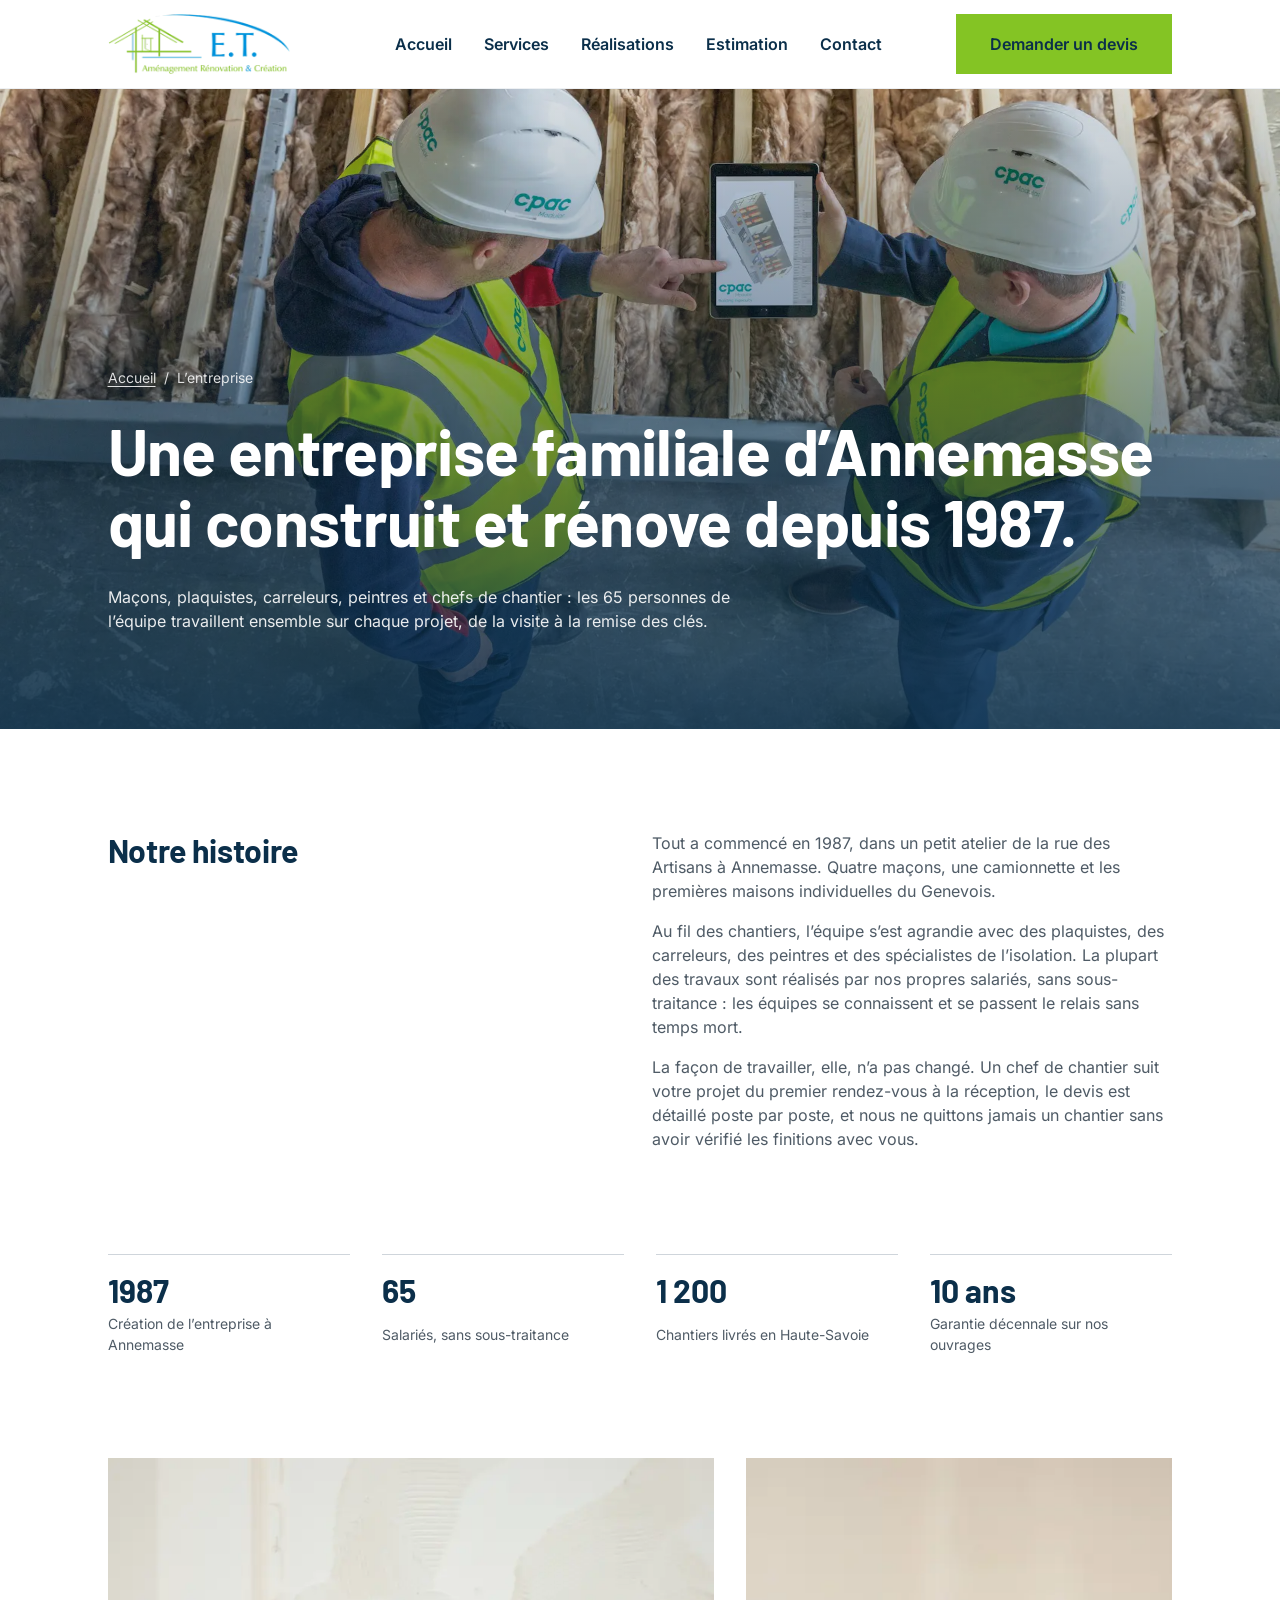
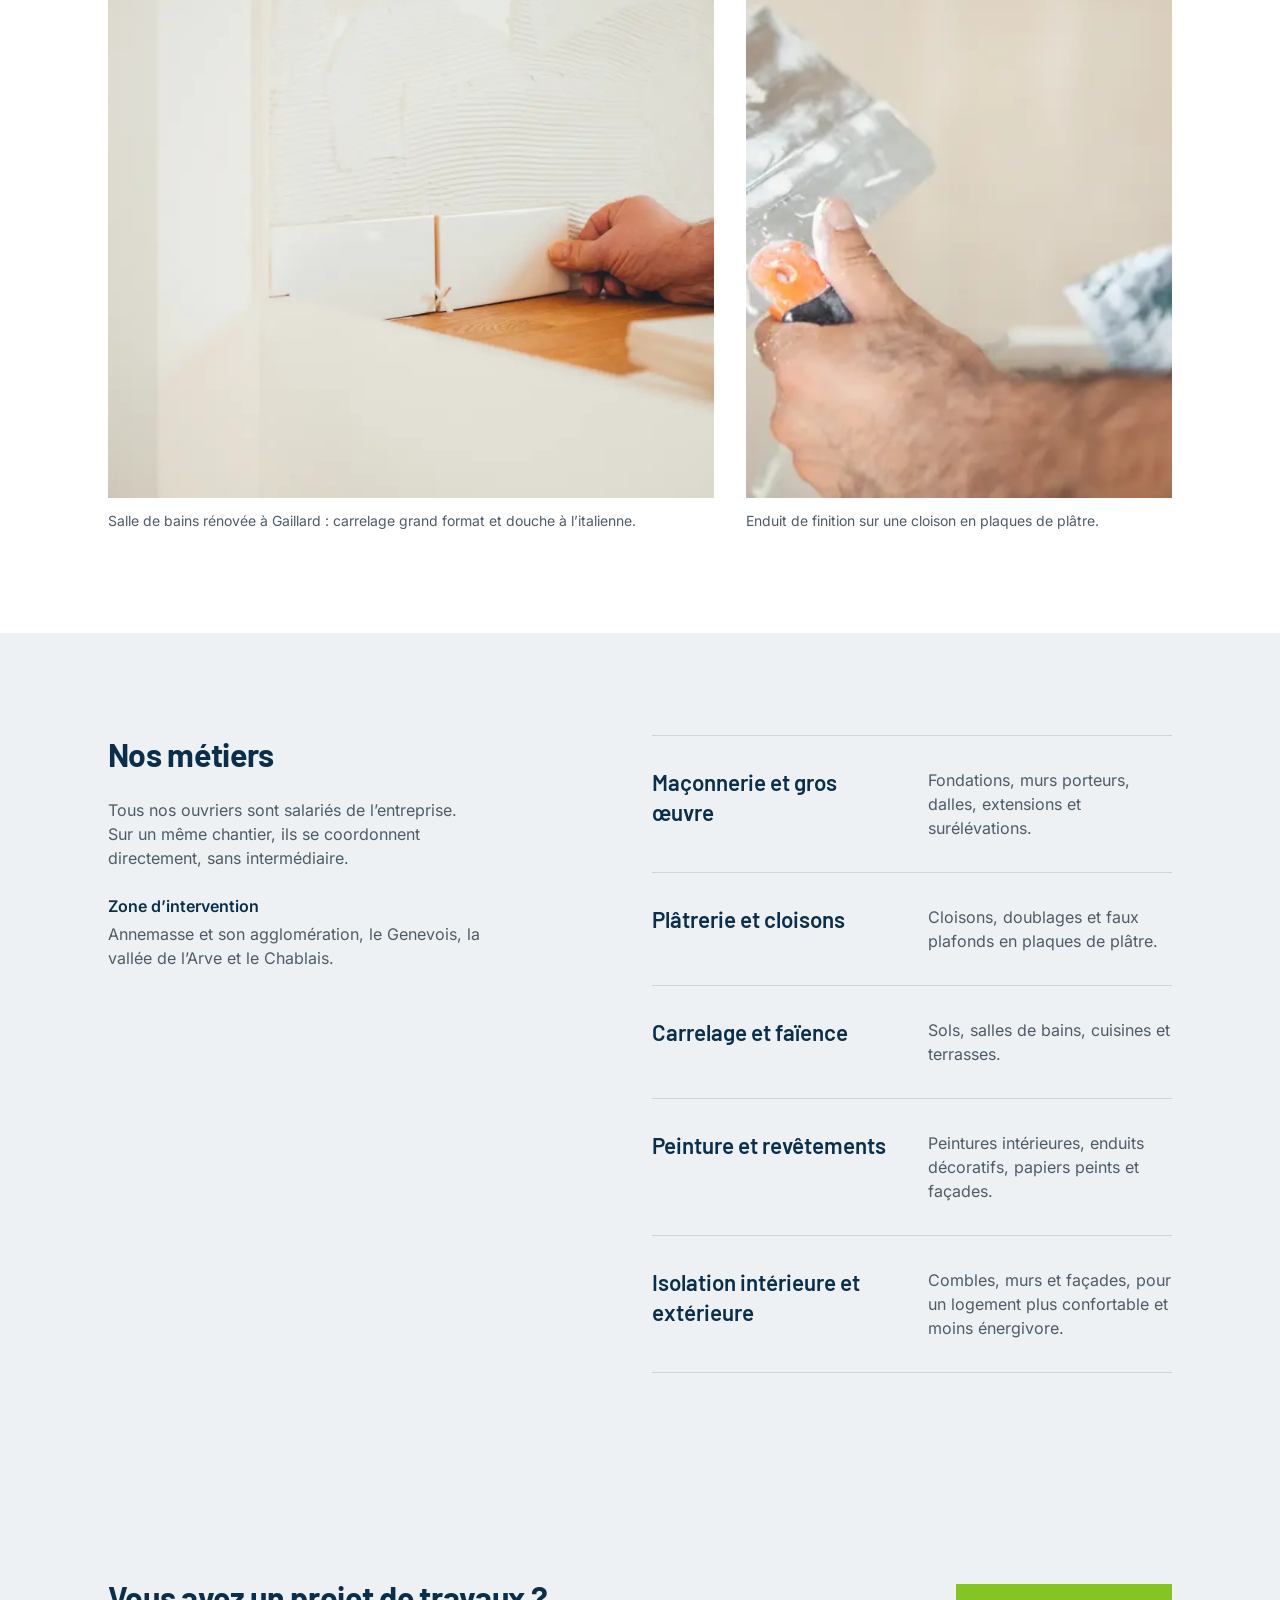
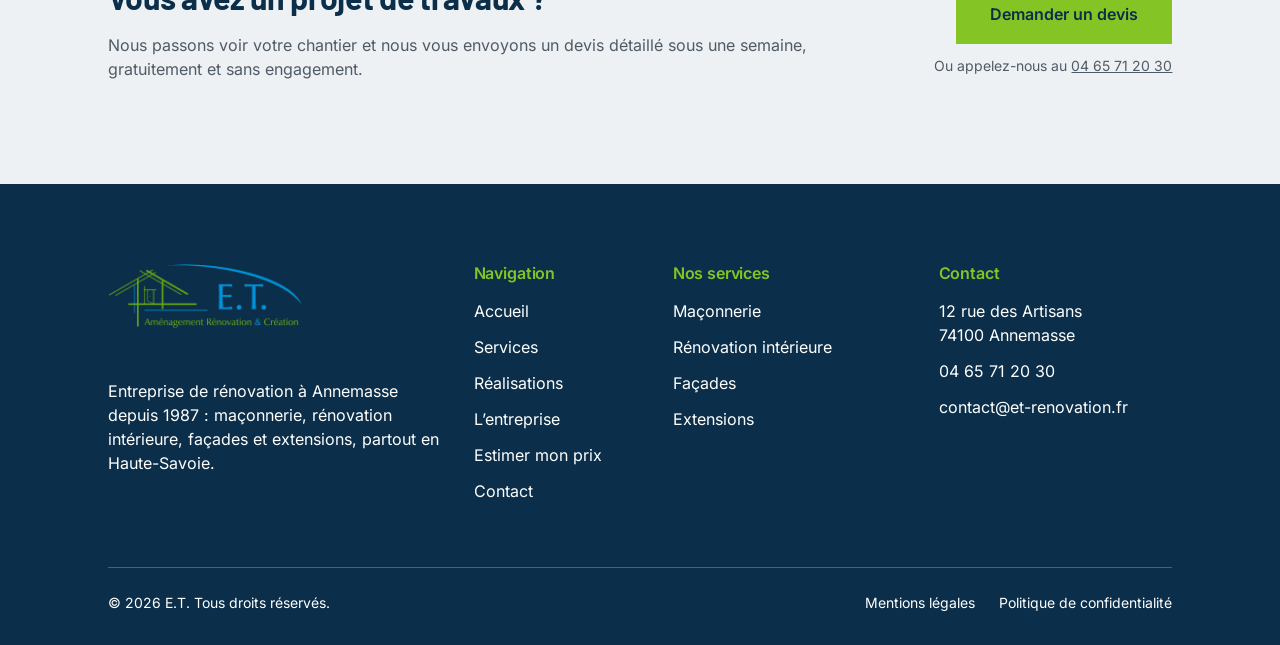
<file: entreprise.html>
<!DOCTYPE html>
<html lang="fr">
<head>
  <meta charset="UTF-8">
  <meta name="viewport" content="width=device-width, initial-scale=1">
  <title>L’entreprise | E.T. Rénovation Annemasse</title>
  <meta name="description" content="Entreprise familiale fondée à Annemasse en 1987 : 65 salariés, sans sous-traitance, un chef de chantier unique de la visite à la réception.">
  <link rel="icon" href="assets/icons/favicon.svg" type="image/svg+xml">
  <link rel="preload" href="assets/fonts/inter-variable.woff2" as="font" type="font/woff2" crossorigin>
  <link rel="preload" href="assets/fonts/barlow-700.woff2" as="font" type="font/woff2" crossorigin>
  <link rel="stylesheet" href="assets/css/base/variables.css">
  <link rel="stylesheet" href="assets/css/base/reset.css">
  <link rel="stylesheet" href="assets/css/base/typography.css">
  <link rel="stylesheet" href="assets/css/layout/container.css">
  <link rel="stylesheet" href="assets/css/layout/section.css">
  <link rel="stylesheet" href="assets/css/layout/header.css">
  <link rel="stylesheet" href="assets/css/layout/footer.css">
  <link rel="stylesheet" href="assets/css/components/button.css">
  <link rel="stylesheet" href="assets/css/components/link.css">
  <link rel="stylesheet" href="assets/css/components/hero.css">
  <link rel="stylesheet" href="assets/css/components/stats.css">
  <link rel="stylesheet" href="assets/css/components/line-list.css">
  <link rel="stylesheet" href="assets/css/components/cta.css">
  <link rel="stylesheet" href="assets/css/pages/company.css">
  <script type="module" src="assets/js/pages/site.js"></script>
</head>
<body>
  <a class="skip-link" href="#contenu">Aller au contenu</a>

  <header class="header">
    <div class="container header__inner">
      <a class="header__logo" href="index.html">
        <img src="assets/images/logo-et.png" alt="E.T. Aménagement Rénovation et Création, accueil" width="182" height="60">
      </a>
      <button class="header__toggle" type="button" aria-expanded="false" aria-controls="menu">
        <span class="header__toggle-label">Menu</span>
      </button>
      <nav class="header__nav" id="menu" aria-label="Navigation principale">
        <ul class="header__links">
          <li><a class="header__link" href="index.html">Accueil</a></li>
          <li><a class="header__link" href="services.html">Services</a></li>
          <li><a class="header__link" href="realisations.html">Réalisations</a></li>
          <li><a class="header__link" href="estimation.html">Estimation</a></li>
          <li><a class="header__link" href="contact.html">Contact</a></li>
        </ul>
        <div class="header__action">
          <a class="button button--primary" href="devis.html">Demander un devis</a>
          <p class="header__phone">Ou appelez-nous au <a href="tel:+33465712030">04 65 71 20 30</a></p>
        </div>
      </nav>
    </div>
  </header>

  <main id="contenu">
    <section class="hero">
      <img class="hero__image" src="assets/images/hero/company-1920.webp" srcset="assets/images/hero/company-960.webp 960w, assets/images/hero/company-1920.webp 1920w" sizes="100vw" alt="" width="1920" height="1280" fetchpriority="high">
      <div class="container hero__content">
        <nav class="breadcrumb" aria-label="Fil d’Ariane">
          <ol>
            <li><a href="index.html">Accueil</a></li>
            <li aria-current="page">L’entreprise</li>
          </ol>
        </nav>
        <h1 class="hero__title">Une entreprise familiale d’Annemasse qui construit et rénove depuis 1987.</h1>
        <p class="hero__text">Maçons, plaquistes, carreleurs, peintres et chefs de chantier : les 65 personnes de l’équipe travaillent ensemble sur chaque projet, de la visite à la remise des clés.</p>
      </div>
    </section>

    <section class="section" aria-labelledby="histoire-titre">
      <div class="container story">
        <h2 id="histoire-titre">Notre histoire</h2>
        <div class="story__text">
          <p>Tout a commencé en 1987, dans un petit atelier de la rue des Artisans à Annemasse. Quatre maçons, une camionnette et les premières maisons individuelles du Genevois.</p>
          <p>Au fil des chantiers, l’équipe s’est agrandie avec des plaquistes, des carreleurs, des peintres et des spécialistes de l’isolation. La plupart des travaux sont réalisés par nos propres salariés, sans sous-traitance : les équipes se connaissent et se passent le relais sans temps mort.</p>
          <p>La façon de travailler, elle, n’a pas changé. Un chef de chantier suit votre projet du premier rendez-vous à la réception, le devis est détaillé poste par poste, et nous ne quittons jamais un chantier sans avoir vérifié les finitions avec vous.</p>
        </div>
      </div>
    </section>

    <div class="container company-stats">
      <dl class="stats">
        <div>
          <dt>Création de l’entreprise à Annemasse</dt>
          <dd>1987</dd>
        </div>
        <div>
          <dt>Salariés, sans sous-traitance</dt>
          <dd>65</dd>
        </div>
        <div>
          <dt>Chantiers livrés en Haute-Savoie</dt>
          <dd>1 200</dd>
        </div>
        <div>
          <dt>Garantie décennale sur nos ouvrages</dt>
          <dd>10 ans</dd>
        </div>
      </dl>
    </div>

    <div class="container gallery">
      <figure>
        <img src="assets/images/company/tiling-1200.webp" srcset="assets/images/company/tiling-800.webp 800w, assets/images/company/tiling-1200.webp 1200w" sizes="(min-width: 1024px) 55vw, 100vw" alt="Pose d’un carreau grand format sur un mur" width="1200" height="1800" loading="lazy">
        <figcaption>Salle de bains rénovée à Gaillard : carrelage grand format et douche à l’italienne.</figcaption>
      </figure>
      <figure>
        <img src="assets/images/company/plaster-1200.webp" srcset="assets/images/company/plaster-800.webp 800w, assets/images/company/plaster-1200.webp 1200w" sizes="(min-width: 1024px) 40vw, 100vw" alt="Enduit appliqué à la lisseuse sur une cloison" width="1200" height="800" loading="lazy">
        <figcaption>Enduit de finition sur une cloison en plaques de plâtre.</figcaption>
      </figure>
    </div>

    <section class="section section--grey" aria-labelledby="metiers-titre">
      <div class="container trades">
        <div class="trades__intro">
          <h2 id="metiers-titre">Nos métiers</h2>
          <p>Tous nos ouvriers sont salariés de l’entreprise. Sur un même chantier, ils se coordonnent directement, sans intermédiaire.</p>
          <div class="trades__zone">
            <strong>Zone d’intervention</strong>
            <p>Annemasse et son agglomération, le Genevois, la vallée de l’Arve et le Chablais.</p>
          </div>
        </div>
        <ul class="line-list line-list--loose trades__list">
          <li><h3>Maçonnerie et gros œuvre</h3><p>Fondations, murs porteurs, dalles, extensions et surélévations.</p></li>
          <li><h3>Plâtrerie et cloisons</h3><p>Cloisons, doublages et faux plafonds en plaques de plâtre.</p></li>
          <li><h3>Carrelage et faïence</h3><p>Sols, salles de bains, cuisines et terrasses.</p></li>
          <li><h3>Peinture et revêtements</h3><p>Peintures intérieures, enduits décoratifs, papiers peints et façades.</p></li>
          <li><h3>Isolation intérieure et extérieure</h3><p>Combles, murs et façades, pour un logement plus confortable et moins énergivore.</p></li>
        </ul>
      </div>
    </section>

    <section class="section section--grey" aria-labelledby="projet-titre">
      <div class="container cta">
        <div class="cta__text">
          <h2 id="projet-titre">Vous avez un projet de travaux ?</h2>
          <p>Nous passons voir votre chantier et nous vous envoyons un devis détaillé sous une semaine, gratuitement et sans engagement.</p>
        </div>
        <div class="cta__actions">
          <a class="button button--primary" href="devis.html">Demander un devis</a>
          <p class="text-small">Ou appelez-nous au <a href="tel:+33465712030">04 65 71 20 30</a></p>
        </div>
      </div>
    </section>
  </main>

  <footer class="footer">
    <div class="container">
      <div class="footer__columns">
        <div class="footer__about">
          <img src="assets/images/logo-et.png" alt="E.T. Aménagement Rénovation et Création" width="194" height="64" loading="lazy">
          <p>Entreprise de rénovation à Annemasse depuis 1987 : maçonnerie, rénovation intérieure, façades et extensions, partout en Haute-Savoie.</p>
        </div>
        <nav aria-label="Pied de page">
          <h2 class="footer__title">Navigation</h2>
          <ul class="footer__list">
            <li><a href="index.html">Accueil</a></li>
            <li><a href="services.html">Services</a></li>
            <li><a href="realisations.html">Réalisations</a></li>
            <li><a href="entreprise.html">L’entreprise</a></li>
            <li><a href="estimation.html">Estimer mon prix</a></li>
            <li><a href="contact.html">Contact</a></li>
          </ul>
        </nav>
        <div>
          <h2 class="footer__title">Nos services</h2>
          <ul class="footer__list">
            <li><a href="services.html#maconnerie">Maçonnerie</a></li>
            <li><a href="services.html#renovation-interieure">Rénovation intérieure</a></li>
            <li><a href="services.html#facades">Façades</a></li>
            <li><a href="services.html#extensions">Extensions</a></li>
          </ul>
        </div>
        <div class="footer__contact">
          <h2 class="footer__title">Contact</h2>
          <div class="footer__list">
            <address>12 rue des Artisans<br>74100 Annemasse</address>
            <a href="tel:+33465712030">04 65 71 20 30</a>
            <a href="mailto:contact@et-renovation.fr">contact@et-renovation.fr</a>
          </div>
        </div>
      </div>
      <div class="footer__bottom">
        <p>© 2026 E.T. Tous droits réservés.</p>
        <ul class="footer__legal">
          <li><a href="mentions-legales.html">Mentions légales</a></li>
          <li><a href="confidentialite.html">Politique de confidentialité</a></li>
        </ul>
      </div>
    </div>
  </footer>
</body>
</html>
</file>
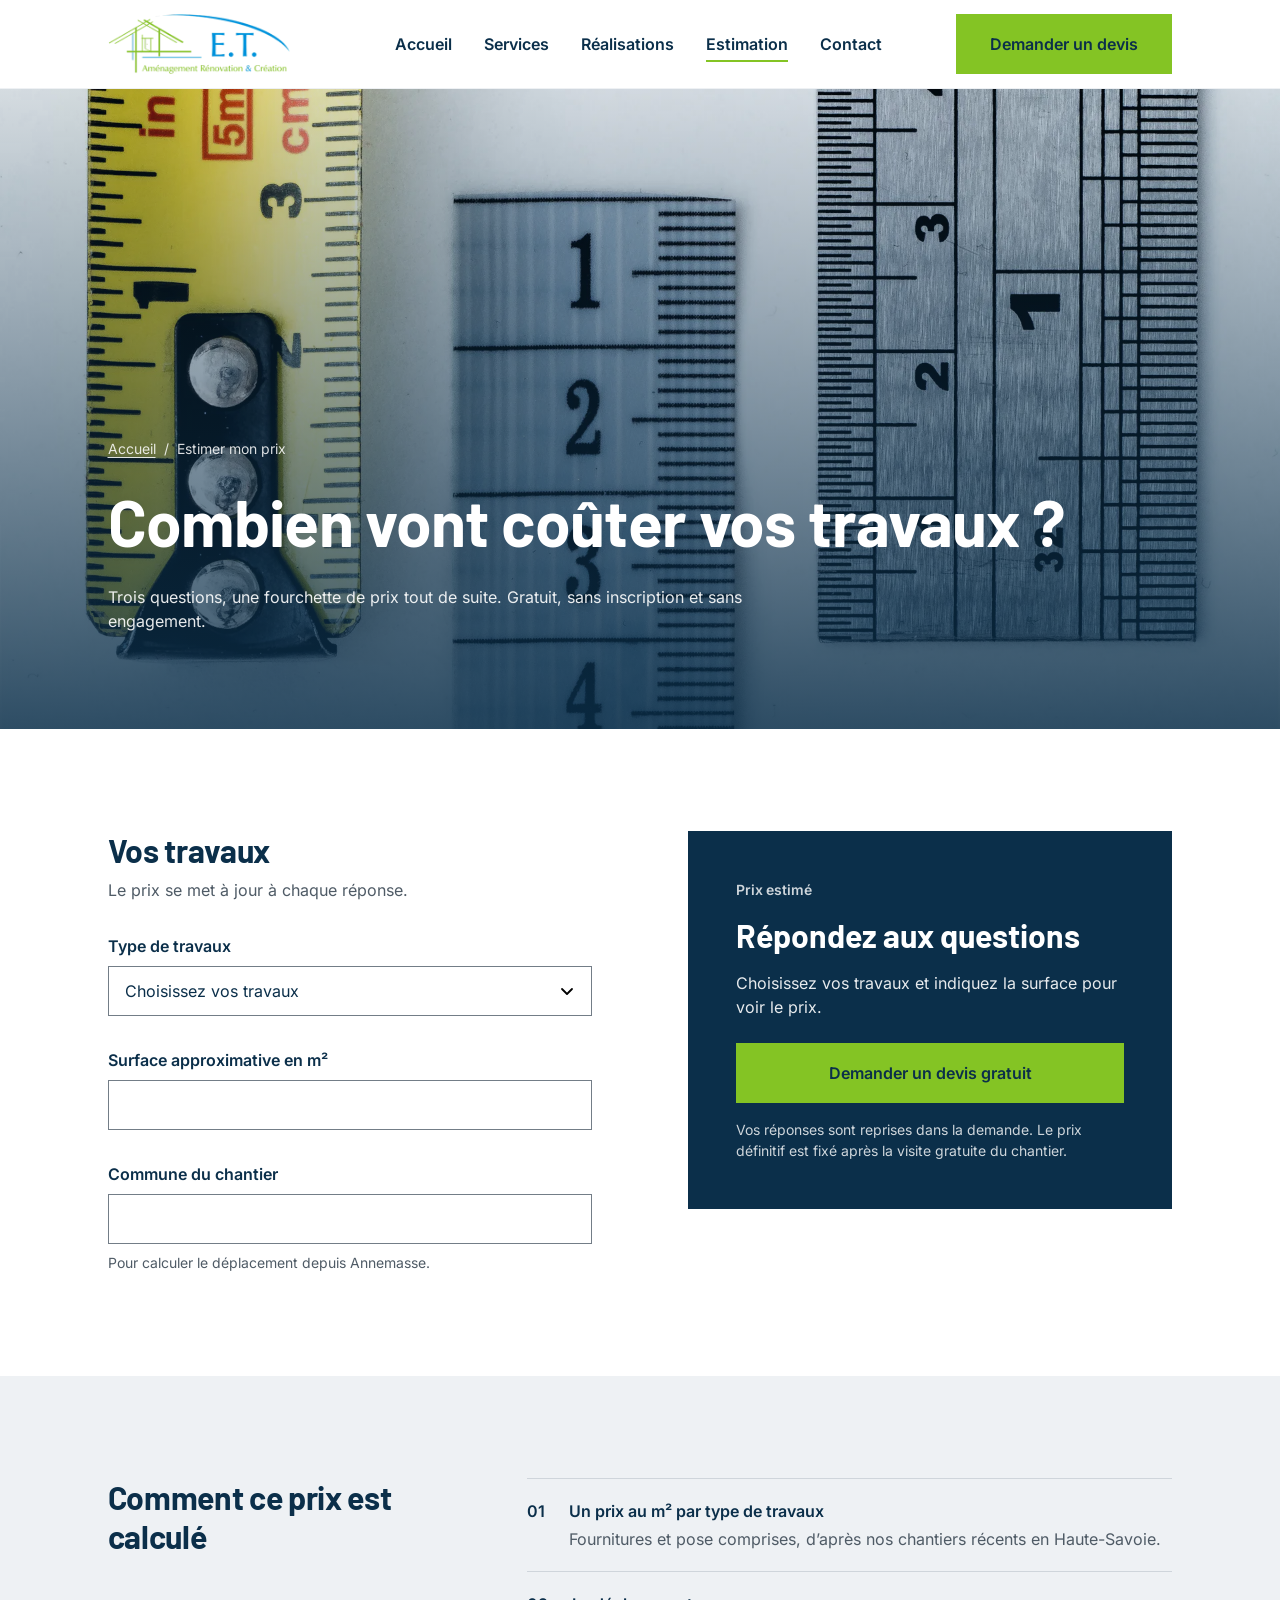
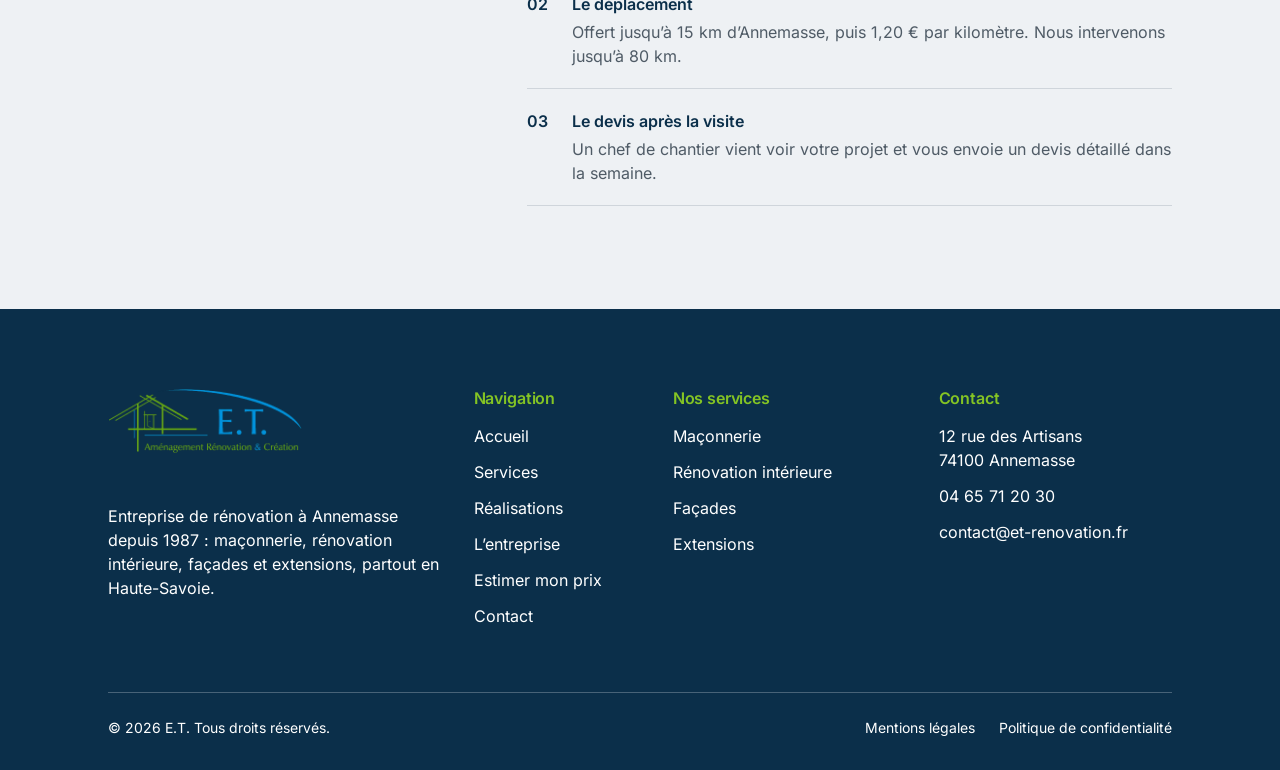
<file: estimation.html>
<!DOCTYPE html>
<html lang="fr">
<head>
  <meta charset="UTF-8">
  <meta name="viewport" content="width=device-width, initial-scale=1">
  <title>Estimer le prix de mes travaux | E.T. Rénovation Annemasse</title>
  <meta name="description" content="Estimez en ligne le prix de vos travaux de rénovation en Haute-Savoie : type de travaux, surface et commune, déplacement compris.">
  <link rel="icon" href="assets/icons/favicon.svg" type="image/svg+xml">
  <link rel="preload" href="assets/fonts/inter-variable.woff2" as="font" type="font/woff2" crossorigin>
  <link rel="preload" href="assets/fonts/barlow-700.woff2" as="font" type="font/woff2" crossorigin>
  <link rel="stylesheet" href="assets/css/base/variables.css">
  <link rel="stylesheet" href="assets/css/base/reset.css">
  <link rel="stylesheet" href="assets/css/base/typography.css">
  <link rel="stylesheet" href="assets/css/layout/container.css">
  <link rel="stylesheet" href="assets/css/layout/section.css">
  <link rel="stylesheet" href="assets/css/layout/header.css">
  <link rel="stylesheet" href="assets/css/layout/footer.css">
  <link rel="stylesheet" href="assets/css/components/button.css">
  <link rel="stylesheet" href="assets/css/components/link.css">
  <link rel="stylesheet" href="assets/css/components/hero.css">
  <link rel="stylesheet" href="assets/css/components/field.css">
  <link rel="stylesheet" href="assets/css/components/line-list.css">
  <link rel="stylesheet" href="assets/css/components/commune.css">
  <link rel="stylesheet" href="assets/css/pages/estimate.css">
  <script type="module" src="assets/js/pages/estimate.js"></script>
</head>
<body>
  <a class="skip-link" href="#contenu">Aller au contenu</a>

  <header class="header">
    <div class="container header__inner">
      <a class="header__logo" href="index.html">
        <img src="assets/images/logo-et.png" alt="E.T. Aménagement Rénovation et Création, accueil" width="182" height="60">
      </a>
      <button class="header__toggle" type="button" aria-expanded="false" aria-controls="menu">
        <span class="header__toggle-label">Menu</span>
      </button>
      <nav class="header__nav" id="menu" aria-label="Navigation principale">
        <ul class="header__links">
          <li><a class="header__link" href="index.html">Accueil</a></li>
          <li><a class="header__link" href="services.html">Services</a></li>
          <li><a class="header__link" href="realisations.html">Réalisations</a></li>
          <li><a class="header__link" href="estimation.html" aria-current="page">Estimation</a></li>
          <li><a class="header__link" href="contact.html">Contact</a></li>
        </ul>
        <div class="header__action">
          <a class="button button--primary" href="devis.html">Demander un devis</a>
          <p class="header__phone">Ou appelez-nous au <a href="tel:+33465712030">04 65 71 20 30</a></p>
        </div>
      </nav>
    </div>
  </header>

  <main id="contenu">
    <section class="hero">
      <img class="hero__image" src="assets/images/hero/estimate-1920.webp" srcset="assets/images/hero/estimate-960.webp 960w, assets/images/hero/estimate-1920.webp 1920w" sizes="100vw" alt="" width="1920" height="1440" fetchpriority="high">
      <div class="container hero__content">
        <nav class="breadcrumb" aria-label="Fil d’Ariane">
          <ol>
            <li><a href="index.html">Accueil</a></li>
            <li aria-current="page">Estimer mon prix</li>
          </ol>
        </nav>
        <h1 class="hero__title">Combien vont coûter vos travaux&nbsp;?</h1>
        <p class="hero__text">Trois questions, une fourchette de prix tout de suite. Gratuit, sans inscription et sans engagement.</p>
      </div>
    </section>

    <section class="section">
      <div class="container estimator">
        <form class="estimator__form" id="estimateur" action="devis.html" method="get">
          <div class="estimator__head">
            <h2>Vos travaux</h2>
            <p>Le prix se met à jour à chaque réponse.</p>
          </div>
          <div class="field">
            <label class="field__label" for="travaux">Type de travaux</label>
            <select class="field__input" id="travaux" name="travaux">
              <option value="">Choisissez vos travaux</option>
            </select>
          </div>
          <div class="field">
            <label class="field__label" for="surface">Surface approximative en m²</label>
            <input class="field__input" type="number" id="surface" name="surface" min="1" step="1" inputmode="numeric">
          </div>
          <div class="field">
            <label class="field__label" for="commune">Commune du chantier</label>
            <div class="commune__box">
              <input class="field__input" type="text" id="commune" name="commune" role="combobox" aria-autocomplete="list" aria-expanded="false" aria-controls="commune-list" autocomplete="off" aria-describedby="commune-help">
              <ul class="commune__list" id="commune-list" role="listbox" aria-label="Communes proposées"></ul>
            </div>
            <p class="field__help" id="commune-help">Pour calculer le déplacement depuis Annemasse.</p>
          </div>
          <input type="hidden" name="cp">
          <input type="hidden" name="lat">
          <input type="hidden" name="lon">
        </form>

        <aside class="result" aria-labelledby="resultat-titre">
          <h2 class="result__label" id="resultat-titre">Prix estimé</h2>
          <p class="result__price" aria-live="polite">Répondez aux questions</p>
          <p class="result__detail" aria-live="polite">Choisissez vos travaux et indiquez la surface pour voir le prix.</p>
          <button class="button button--primary" type="submit" form="estimateur">Demander un devis gratuit</button>
          <p class="result__note">Vos réponses sont reprises dans la demande. Le prix définitif est fixé après la visite gratuite du chantier.</p>
        </aside>
      </div>
    </section>

    <section class="section section--grey" aria-labelledby="calcul-titre">
      <div class="container estimator-how">
        <h2 id="calcul-titre">Comment ce prix est calculé</h2>
        <ol class="line-list line-list--loose">
          <li><strong>01</strong><div><strong>Un prix au m² par type de travaux</strong><p>Fournitures et pose comprises, d’après nos chantiers récents en Haute-Savoie.</p></div></li>
          <li><strong>02</strong><div><strong>Le déplacement</strong><p>Offert jusqu’à 15 km d’Annemasse, puis 1,20 € par kilomètre. Nous intervenons jusqu’à 80 km.</p></div></li>
          <li><strong>03</strong><div><strong>Le devis après la visite</strong><p>Un chef de chantier vient voir votre projet et vous envoie un devis détaillé dans la semaine.</p></div></li>
        </ol>
      </div>
    </section>

  </main>

  <footer class="footer">
    <div class="container">
      <div class="footer__columns">
        <div class="footer__about">
          <img src="assets/images/logo-et.png" alt="E.T. Aménagement Rénovation et Création" width="194" height="64" loading="lazy">
          <p>Entreprise de rénovation à Annemasse depuis 1987 : maçonnerie, rénovation intérieure, façades et extensions, partout en Haute-Savoie.</p>
        </div>
        <nav aria-label="Pied de page">
          <h2 class="footer__title">Navigation</h2>
          <ul class="footer__list">
            <li><a href="index.html">Accueil</a></li>
            <li><a href="services.html">Services</a></li>
            <li><a href="realisations.html">Réalisations</a></li>
            <li><a href="entreprise.html">L’entreprise</a></li>
            <li><a href="estimation.html">Estimer mon prix</a></li>
            <li><a href="contact.html">Contact</a></li>
          </ul>
        </nav>
        <div>
          <h2 class="footer__title">Nos services</h2>
          <ul class="footer__list">
            <li><a href="services.html#maconnerie">Maçonnerie</a></li>
            <li><a href="services.html#renovation-interieure">Rénovation intérieure</a></li>
            <li><a href="services.html#facades">Façades</a></li>
            <li><a href="services.html#extensions">Extensions</a></li>
          </ul>
        </div>
        <div class="footer__contact">
          <h2 class="footer__title">Contact</h2>
          <div class="footer__list">
            <address>12 rue des Artisans<br>74100 Annemasse</address>
            <a href="tel:+33465712030">04 65 71 20 30</a>
            <a href="mailto:contact@et-renovation.fr">contact@et-renovation.fr</a>
          </div>
        </div>
      </div>
      <div class="footer__bottom">
        <p>© 2026 E.T. Tous droits réservés.</p>
        <ul class="footer__legal">
          <li><a href="mentions-legales.html">Mentions légales</a></li>
          <li><a href="confidentialite.html">Politique de confidentialité</a></li>
        </ul>
      </div>
    </div>
  </footer>
</body>
</html>
</file>
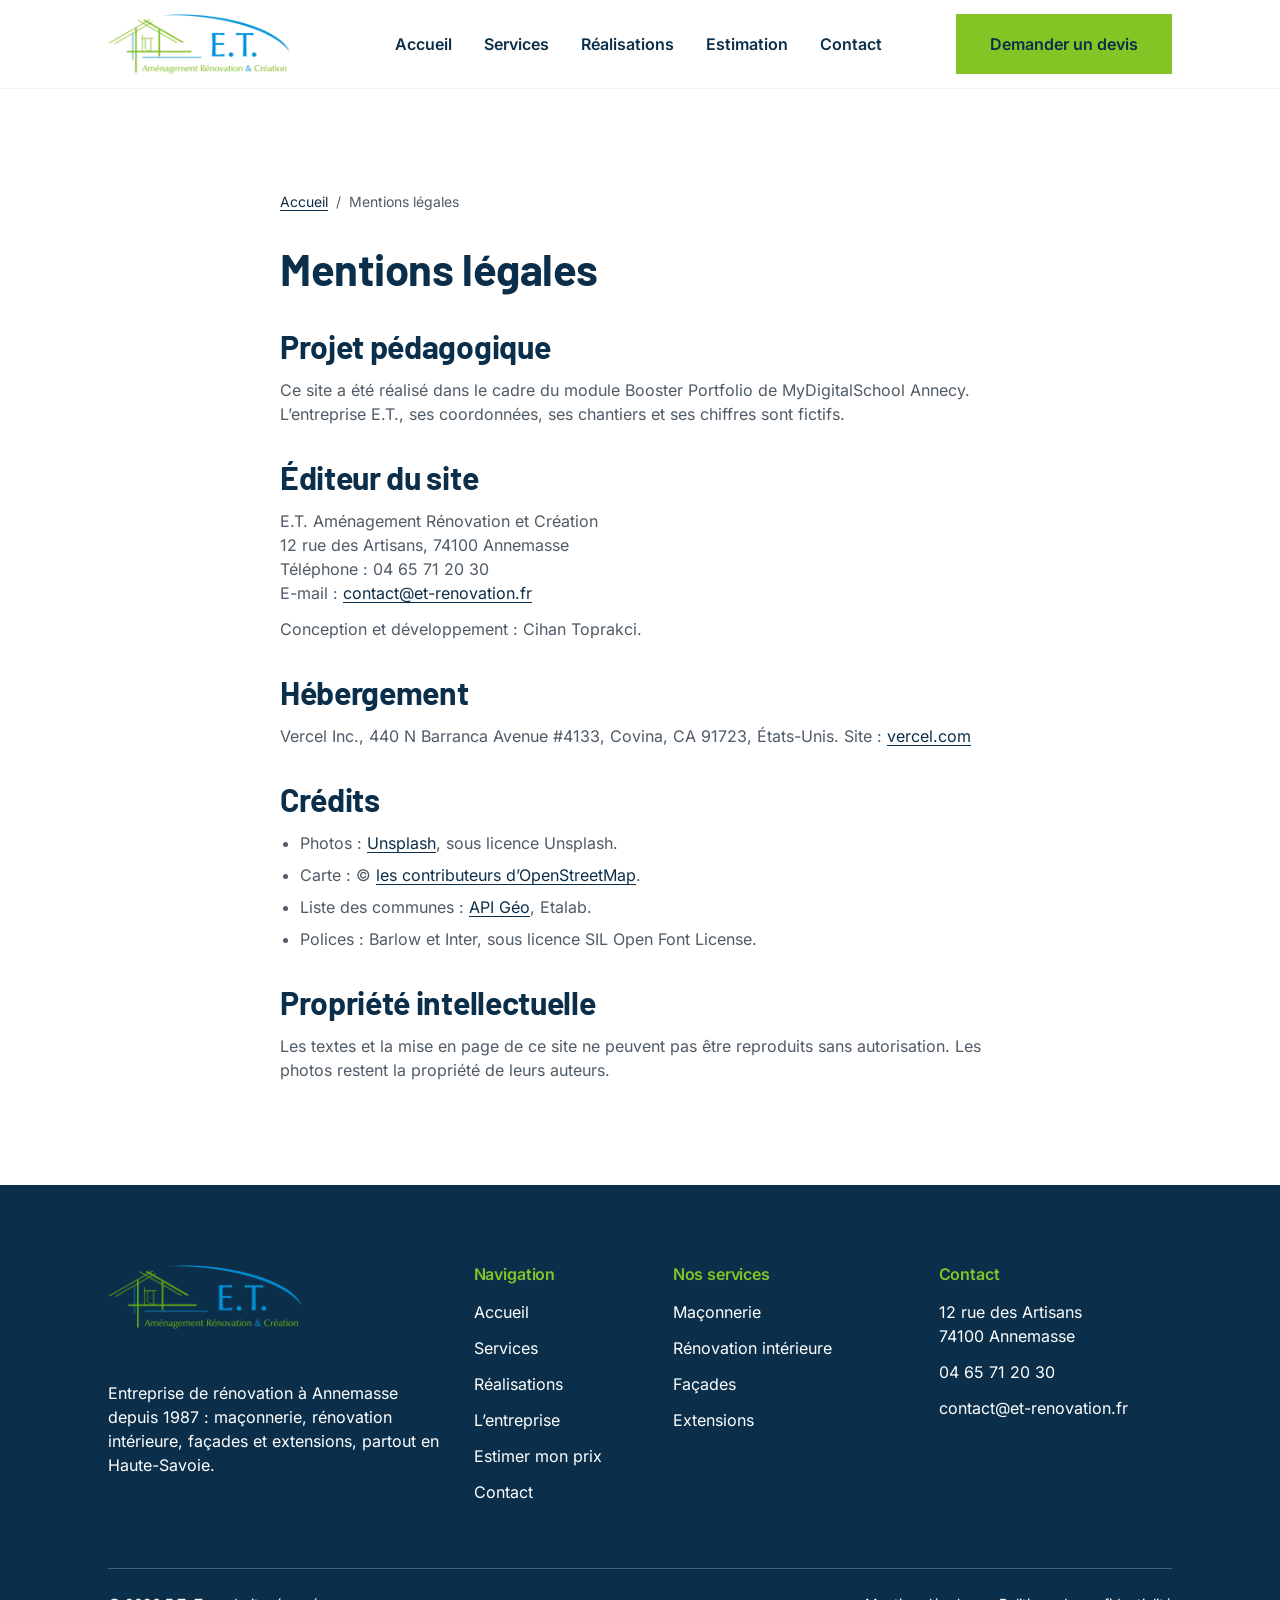
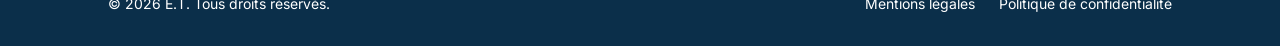
<file: mentions-legales.html>
<!DOCTYPE html>
<html lang="fr">
<head>
  <meta charset="UTF-8">
  <meta name="viewport" content="width=device-width, initial-scale=1">
  <title>Mentions légales | E.T. Rénovation Annemasse</title>
  <meta name="description" content="Mentions légales du site E.T. Rénovation : éditeur, hébergeur et crédits.">
  <link rel="icon" href="assets/icons/favicon.svg" type="image/svg+xml">
  <link rel="preload" href="assets/fonts/inter-variable.woff2" as="font" type="font/woff2" crossorigin>
  <link rel="preload" href="assets/fonts/barlow-700.woff2" as="font" type="font/woff2" crossorigin>
  <link rel="stylesheet" href="assets/css/base/variables.css">
  <link rel="stylesheet" href="assets/css/base/reset.css">
  <link rel="stylesheet" href="assets/css/base/typography.css">
  <link rel="stylesheet" href="assets/css/layout/container.css">
  <link rel="stylesheet" href="assets/css/layout/section.css">
  <link rel="stylesheet" href="assets/css/layout/header.css">
  <link rel="stylesheet" href="assets/css/layout/footer.css">
  <link rel="stylesheet" href="assets/css/components/button.css">
  <link rel="stylesheet" href="assets/css/components/link.css">
  <link rel="stylesheet" href="assets/css/components/hero.css">
  <link rel="stylesheet" href="assets/css/pages/legal.css">
  <script type="module" src="assets/js/pages/site.js"></script>
</head>
<body>
  <a class="skip-link" href="#contenu">Aller au contenu</a>

  <header class="header">
    <div class="container header__inner">
      <a class="header__logo" href="index.html">
        <img src="assets/images/logo-et.png" alt="E.T. Aménagement Rénovation et Création, accueil" width="182" height="60">
      </a>
      <button class="header__toggle" type="button" aria-expanded="false" aria-controls="menu">
        <span class="header__toggle-label">Menu</span>
      </button>
      <nav class="header__nav" id="menu" aria-label="Navigation principale">
        <ul class="header__links">
          <li><a class="header__link" href="index.html">Accueil</a></li>
          <li><a class="header__link" href="services.html">Services</a></li>
          <li><a class="header__link" href="realisations.html">Réalisations</a></li>
          <li><a class="header__link" href="estimation.html">Estimation</a></li>
          <li><a class="header__link" href="contact.html">Contact</a></li>
        </ul>
        <div class="header__action">
          <a class="button button--primary" href="devis.html">Demander un devis</a>
          <p class="header__phone">Ou appelez-nous au <a href="tel:+33465712030">04 65 71 20 30</a></p>
        </div>
      </nav>
    </div>
  </header>

  <main id="contenu">
    <section class="section">
      <div class="container legal">
        <nav class="breadcrumb" aria-label="Fil d’Ariane">
          <ol>
            <li><a href="index.html">Accueil</a></li>
            <li aria-current="page">Mentions légales</li>
          </ol>
        </nav>
        <h1>Mentions légales</h1>

        <div class="legal__block">
          <h2>Projet pédagogique</h2>
          <p>Ce site a été réalisé dans le cadre du module Booster Portfolio de MyDigitalSchool Annecy. L’entreprise E.T., ses coordonnées, ses chantiers et ses chiffres sont fictifs.</p>
        </div>

        <div class="legal__block">
          <h2>Éditeur du site</h2>
          <p>E.T. Aménagement Rénovation et Création<br>12 rue des Artisans, 74100 Annemasse<br>Téléphone : 04 65 71 20 30<br>E-mail : <a href="mailto:contact@et-renovation.fr">contact@et-renovation.fr</a></p>
          <p>Conception et développement : Cihan Toprakci.</p>
        </div>

        <div class="legal__block">
          <h2>Hébergement</h2>
          <p>Vercel Inc., 440 N Barranca Avenue #4133, Covina, CA 91723, États-Unis. Site : <a href="https://vercel.com" target="_blank" rel="noopener">vercel.com</a></p>
        </div>

        <div class="legal__block">
          <h2>Crédits</h2>
          <ul>
            <li>Photos : <a href="https://unsplash.com" target="_blank" rel="noopener">Unsplash</a>, sous licence Unsplash.</li>
            <li>Carte : © <a href="https://www.openstreetmap.org/copyright" target="_blank" rel="noopener">les contributeurs d’OpenStreetMap</a>.</li>
            <li>Liste des communes : <a href="https://geo.api.gouv.fr" target="_blank" rel="noopener">API Géo</a>, Etalab.</li>
            <li>Polices : Barlow et Inter, sous licence SIL Open Font License.</li>
          </ul>
        </div>

        <div class="legal__block">
          <h2>Propriété intellectuelle</h2>
          <p>Les textes et la mise en page de ce site ne peuvent pas être reproduits sans autorisation. Les photos restent la propriété de leurs auteurs.</p>
        </div>
      </div>
    </section>

  </main>

  <footer class="footer">
    <div class="container">
      <div class="footer__columns">
        <div class="footer__about">
          <img src="assets/images/logo-et.png" alt="E.T. Aménagement Rénovation et Création" width="194" height="64" loading="lazy">
          <p>Entreprise de rénovation à Annemasse depuis 1987 : maçonnerie, rénovation intérieure, façades et extensions, partout en Haute-Savoie.</p>
        </div>
        <nav aria-label="Pied de page">
          <h2 class="footer__title">Navigation</h2>
          <ul class="footer__list">
            <li><a href="index.html">Accueil</a></li>
            <li><a href="services.html">Services</a></li>
            <li><a href="realisations.html">Réalisations</a></li>
            <li><a href="entreprise.html">L’entreprise</a></li>
            <li><a href="estimation.html">Estimer mon prix</a></li>
            <li><a href="contact.html">Contact</a></li>
          </ul>
        </nav>
        <div>
          <h2 class="footer__title">Nos services</h2>
          <ul class="footer__list">
            <li><a href="services.html#maconnerie">Maçonnerie</a></li>
            <li><a href="services.html#renovation-interieure">Rénovation intérieure</a></li>
            <li><a href="services.html#facades">Façades</a></li>
            <li><a href="services.html#extensions">Extensions</a></li>
          </ul>
        </div>
        <div class="footer__contact">
          <h2 class="footer__title">Contact</h2>
          <div class="footer__list">
            <address>12 rue des Artisans<br>74100 Annemasse</address>
            <a href="tel:+33465712030">04 65 71 20 30</a>
            <a href="mailto:contact@et-renovation.fr">contact@et-renovation.fr</a>
          </div>
        </div>
      </div>
      <div class="footer__bottom">
        <p>© 2026 E.T. Tous droits réservés.</p>
        <ul class="footer__legal">
          <li><a href="mentions-legales.html">Mentions légales</a></li>
          <li><a href="confidentialite.html">Politique de confidentialité</a></li>
        </ul>
      </div>
    </div>
  </footer>
</body>
</html>
</file>
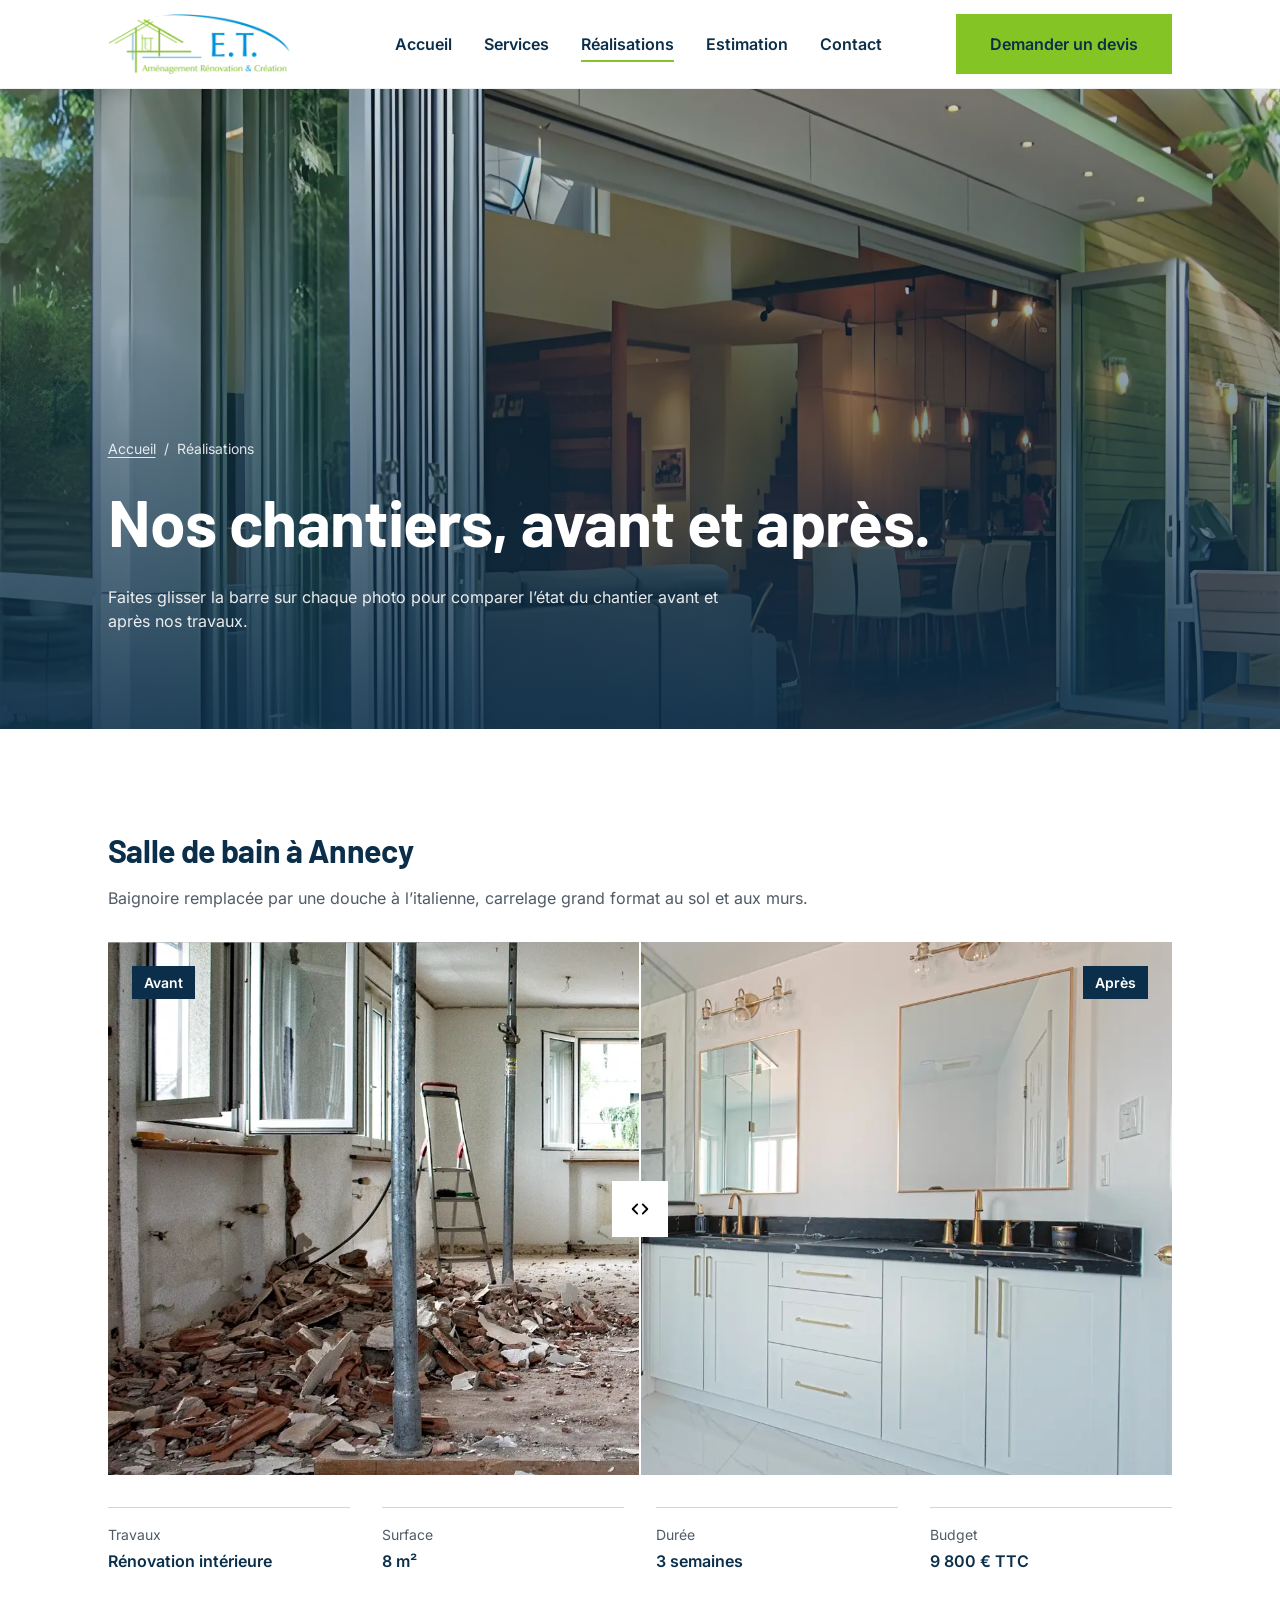
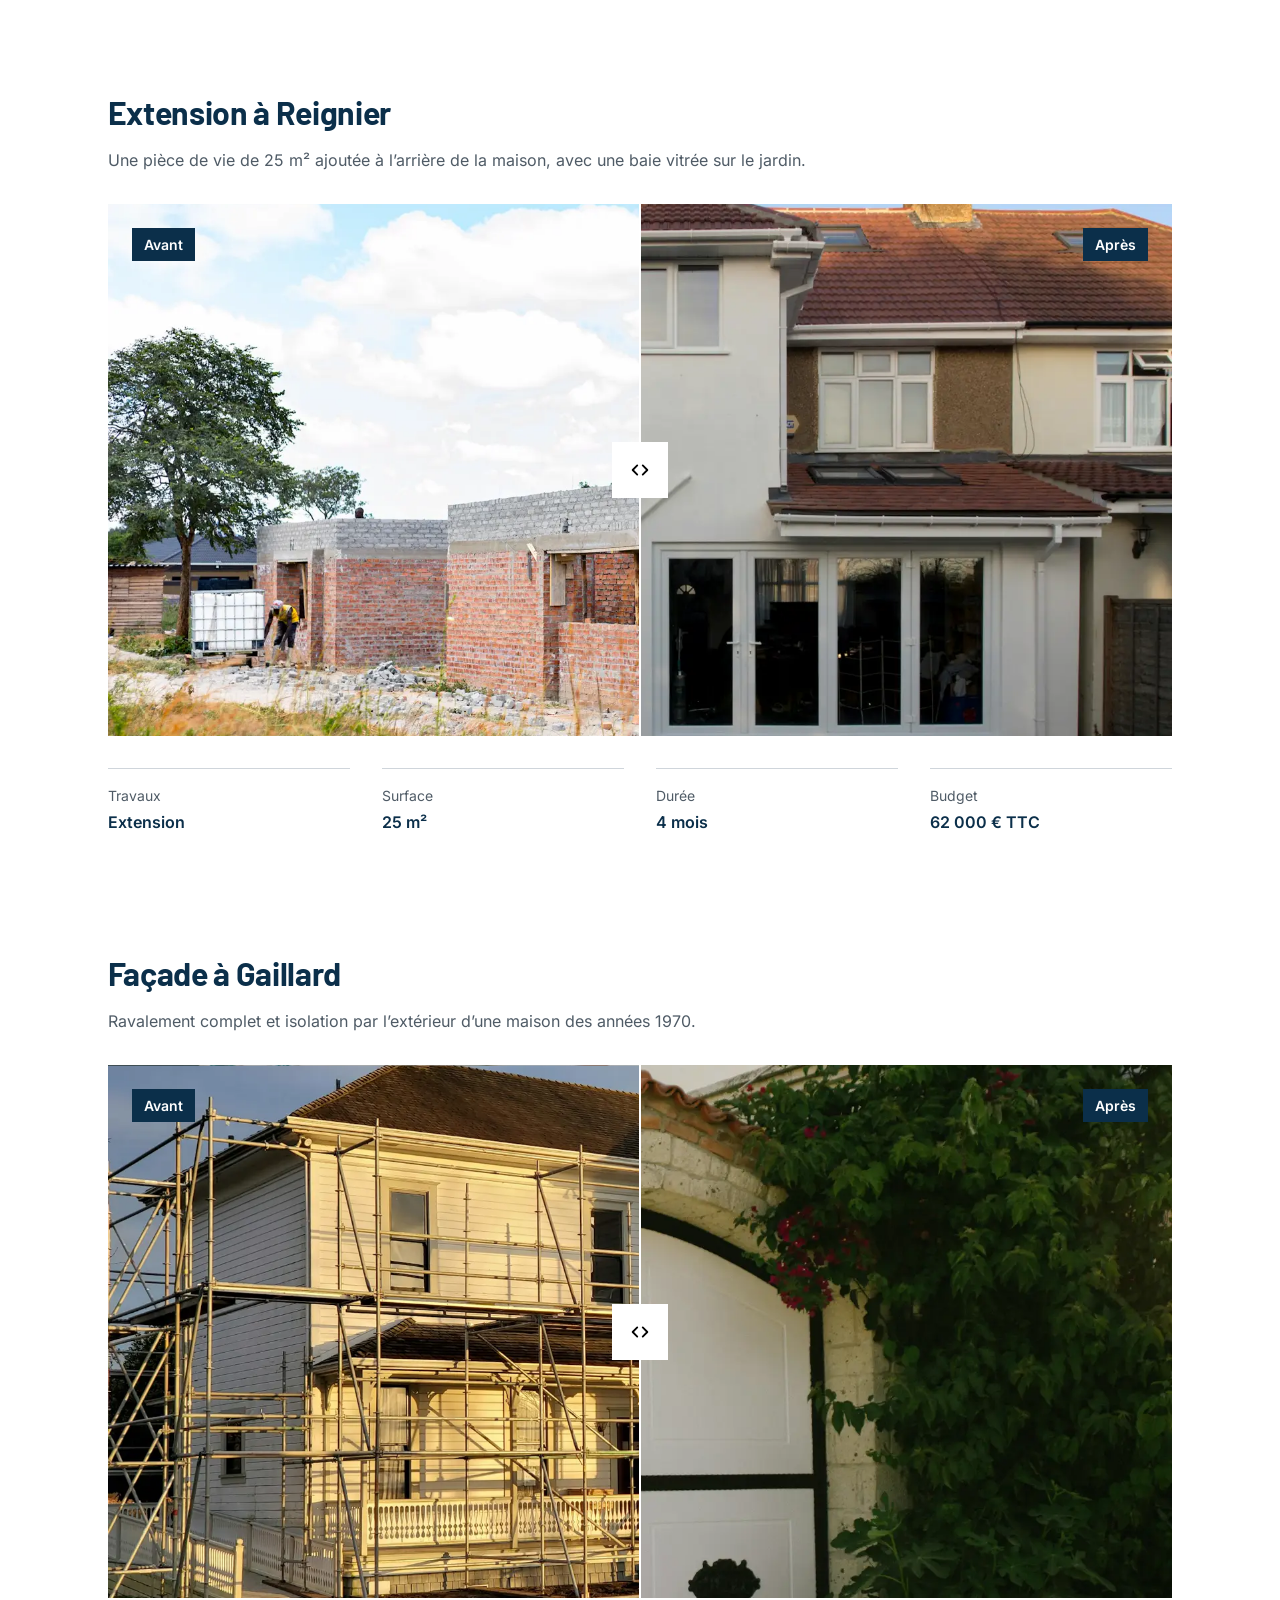
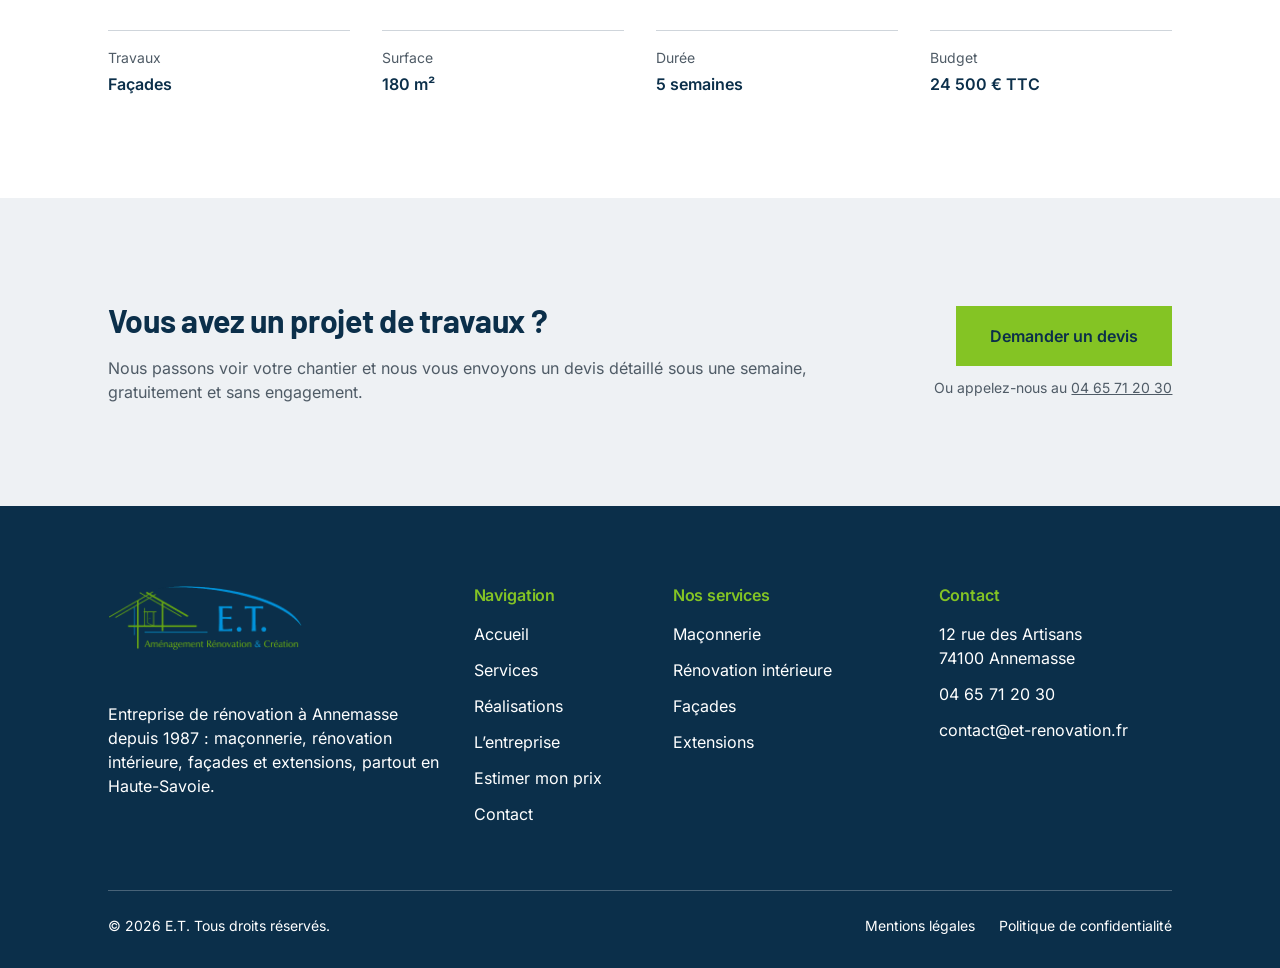
<file: realisations.html>
<!DOCTYPE html>
<html lang="fr">
<head>
  <meta charset="UTF-8">
  <meta name="viewport" content="width=device-width, initial-scale=1">
  <title>Réalisations | E.T. Rénovation Annemasse</title>
  <meta name="description" content="Salle de bain, extension, façade : comparez nos chantiers avant et après travaux en Haute-Savoie.">
  <link rel="icon" href="assets/icons/favicon.svg" type="image/svg+xml">
  <link rel="preload" href="assets/fonts/inter-variable.woff2" as="font" type="font/woff2" crossorigin>
  <link rel="preload" href="assets/fonts/barlow-700.woff2" as="font" type="font/woff2" crossorigin>
  <link rel="stylesheet" href="assets/css/base/variables.css">
  <link rel="stylesheet" href="assets/css/base/reset.css">
  <link rel="stylesheet" href="assets/css/base/typography.css">
  <link rel="stylesheet" href="assets/css/layout/container.css">
  <link rel="stylesheet" href="assets/css/layout/section.css">
  <link rel="stylesheet" href="assets/css/layout/header.css">
  <link rel="stylesheet" href="assets/css/layout/footer.css">
  <link rel="stylesheet" href="assets/css/components/button.css">
  <link rel="stylesheet" href="assets/css/components/link.css">
  <link rel="stylesheet" href="assets/css/components/hero.css">
  <link rel="stylesheet" href="assets/css/components/before-after.css">
  <link rel="stylesheet" href="assets/css/components/line-list.css">
  <link rel="stylesheet" href="assets/css/components/cta.css">
  <link rel="stylesheet" href="assets/css/pages/projects.css">
  <script type="module" src="assets/js/pages/projects.js"></script>
</head>
<body>
  <a class="skip-link" href="#contenu">Aller au contenu</a>

  <header class="header">
    <div class="container header__inner">
      <a class="header__logo" href="index.html">
        <img src="assets/images/logo-et.png" alt="E.T. Aménagement Rénovation et Création, accueil" width="182" height="60">
      </a>
      <button class="header__toggle" type="button" aria-expanded="false" aria-controls="menu">
        <span class="header__toggle-label">Menu</span>
      </button>
      <nav class="header__nav" id="menu" aria-label="Navigation principale">
        <ul class="header__links">
          <li><a class="header__link" href="index.html">Accueil</a></li>
          <li><a class="header__link" href="services.html">Services</a></li>
          <li><a class="header__link" href="realisations.html" aria-current="page">Réalisations</a></li>
          <li><a class="header__link" href="estimation.html">Estimation</a></li>
          <li><a class="header__link" href="contact.html">Contact</a></li>
        </ul>
        <div class="header__action">
          <a class="button button--primary" href="devis.html">Demander un devis</a>
          <p class="header__phone">Ou appelez-nous au <a href="tel:+33465712030">04 65 71 20 30</a></p>
        </div>
      </nav>
    </div>
  </header>

  <main id="contenu">
    <section class="hero">
      <img class="hero__image" src="assets/images/hero/projects-1920.webp" srcset="assets/images/hero/projects-960.webp 960w, assets/images/hero/projects-1920.webp 1920w" sizes="100vw" alt="" width="1920" height="1920" fetchpriority="high">
      <div class="container hero__content">
        <nav class="breadcrumb" aria-label="Fil d’Ariane">
          <ol>
            <li><a href="index.html">Accueil</a></li>
            <li aria-current="page">Réalisations</li>
          </ol>
        </nav>
        <h1 class="hero__title">Nos chantiers, avant et après.</h1>
        <p class="hero__text">Faites glisser la barre sur chaque photo pour comparer l’état du chantier avant et après nos travaux.</p>
      </div>
    </section>

    <section class="section" aria-label="Chantiers">
      <div class="container projects">
        <article class="project" aria-labelledby="chantier-sdb">
          <div class="project__head">
            <h2 id="chantier-sdb">Salle de bain à Annecy</h2>
            <p>Baignoire remplacée par une douche à l’italienne, carrelage grand format au sol et aux murs.</p>
          </div>
          <div class="before-after">
            <img class="before-after__image" src="assets/images/projects/bathroom-after-1600.webp" srcset="assets/images/projects/bathroom-after-800.webp 800w, assets/images/projects/bathroom-after-1600.webp 1600w" sizes="(min-width: 1760px) 1600px, 100vw" alt="Après : salle de bain rénovée avec douche vitrée et double vasque" width="1600" height="1064" loading="lazy">
            <img class="before-after__image before-after__before" src="assets/images/projects/bathroom-before-1600.webp" srcset="assets/images/projects/bathroom-before-800.webp 800w, assets/images/projects/bathroom-before-1600.webp 1600w" sizes="(min-width: 1760px) 1600px, 100vw" alt="Avant : pièce en démolition avec étais et gravats" width="1600" height="1067" loading="lazy">
            <span class="before-after__tag before-after__tag--before" aria-hidden="true">Avant</span>
            <span class="before-after__tag before-after__tag--after" aria-hidden="true">Après</span>
            <span class="before-after__line"></span>
            <input class="before-after__range" type="range" min="0" max="100" value="50" aria-label="Comparer la photo avant et la photo après">
          </div>
          <dl class="line-list line-list--split line-list--columns">
            <div><dt>Travaux</dt><dd>Rénovation intérieure</dd></div>
            <div><dt>Surface</dt><dd>8 m²</dd></div>
            <div><dt>Durée</dt><dd>3 semaines</dd></div>
            <div><dt>Budget</dt><dd>9 800 € TTC</dd></div>
          </dl>
        </article>

        <article class="project" aria-labelledby="chantier-extension">
          <div class="project__head">
            <h2 id="chantier-extension">Extension à Reignier</h2>
            <p>Une pièce de vie de 25 m² ajoutée à l’arrière de la maison, avec une baie vitrée sur le jardin.</p>
          </div>
          <div class="before-after">
            <img class="before-after__image" src="assets/images/projects/extension-after-1600.webp" srcset="assets/images/projects/extension-after-800.webp 800w, assets/images/projects/extension-after-1600.webp 1600w" sizes="(min-width: 1760px) 1600px, 100vw" alt="Après : extension blanche avec baie vitrée" width="1600" height="1272" loading="lazy">
            <img class="before-after__image before-after__before" src="assets/images/projects/extension-before-1600.webp" srcset="assets/images/projects/extension-before-800.webp 800w, assets/images/projects/extension-before-1600.webp 1600w" sizes="(min-width: 1760px) 1600px, 100vw" alt="Avant : murs en briques montés, toiture pas encore posée" width="1600" height="1204" loading="lazy">
            <span class="before-after__tag before-after__tag--before" aria-hidden="true">Avant</span>
            <span class="before-after__tag before-after__tag--after" aria-hidden="true">Après</span>
            <span class="before-after__line"></span>
            <input class="before-after__range" type="range" min="0" max="100" value="50" aria-label="Comparer la photo avant et la photo après">
          </div>
          <dl class="line-list line-list--split line-list--columns">
            <div><dt>Travaux</dt><dd>Extension</dd></div>
            <div><dt>Surface</dt><dd>25 m²</dd></div>
            <div><dt>Durée</dt><dd>4 mois</dd></div>
            <div><dt>Budget</dt><dd>62 000 € TTC</dd></div>
          </dl>
        </article>

        <article class="project" aria-labelledby="chantier-facade">
          <div class="project__head">
            <h2 id="chantier-facade">Façade à Gaillard</h2>
            <p>Ravalement complet et isolation par l’extérieur d’une maison des années 1970.</p>
          </div>
          <div class="before-after">
            <img class="before-after__image" src="assets/images/projects/facade-after-1600.webp" srcset="assets/images/projects/facade-after-800.webp 800w, assets/images/projects/facade-after-1600.webp 1600w" sizes="(min-width: 1760px) 1600px, 100vw" alt="Après : façade blanche ravalée" width="1600" height="2400" loading="lazy">
            <img class="before-after__image before-after__before" src="assets/images/projects/facade-before-1600.webp" srcset="assets/images/projects/facade-before-800.webp 800w, assets/images/projects/facade-before-1600.webp 1600w" sizes="(min-width: 1760px) 1600px, 100vw" alt="Avant : maison sous échafaudage pendant le ravalement" width="1600" height="1200" loading="lazy">
            <span class="before-after__tag before-after__tag--before" aria-hidden="true">Avant</span>
            <span class="before-after__tag before-after__tag--after" aria-hidden="true">Après</span>
            <span class="before-after__line"></span>
            <input class="before-after__range" type="range" min="0" max="100" value="50" aria-label="Comparer la photo avant et la photo après">
          </div>
          <dl class="line-list line-list--split line-list--columns">
            <div><dt>Travaux</dt><dd>Façades</dd></div>
            <div><dt>Surface</dt><dd>180 m²</dd></div>
            <div><dt>Durée</dt><dd>5 semaines</dd></div>
            <div><dt>Budget</dt><dd>24 500 € TTC</dd></div>
          </dl>
        </article>
      </div>
    </section>

    <section class="section section--grey" aria-labelledby="projet-titre">
      <div class="container cta">
        <div class="cta__text">
          <h2 id="projet-titre">Vous avez un projet de travaux ?</h2>
          <p>Nous passons voir votre chantier et nous vous envoyons un devis détaillé sous une semaine, gratuitement et sans engagement.</p>
        </div>
        <div class="cta__actions">
          <a class="button button--primary" href="devis.html">Demander un devis</a>
          <p class="text-small">Ou appelez-nous au <a href="tel:+33465712030">04 65 71 20 30</a></p>
        </div>
      </div>
    </section>
  </main>

  <footer class="footer">
    <div class="container">
      <div class="footer__columns">
        <div class="footer__about">
          <img src="assets/images/logo-et.png" alt="E.T. Aménagement Rénovation et Création" width="194" height="64" loading="lazy">
          <p>Entreprise de rénovation à Annemasse depuis 1987 : maçonnerie, rénovation intérieure, façades et extensions, partout en Haute-Savoie.</p>
        </div>
        <nav aria-label="Pied de page">
          <h2 class="footer__title">Navigation</h2>
          <ul class="footer__list">
            <li><a href="index.html">Accueil</a></li>
            <li><a href="services.html">Services</a></li>
            <li><a href="realisations.html">Réalisations</a></li>
            <li><a href="entreprise.html">L’entreprise</a></li>
            <li><a href="estimation.html">Estimer mon prix</a></li>
            <li><a href="contact.html">Contact</a></li>
          </ul>
        </nav>
        <div>
          <h2 class="footer__title">Nos services</h2>
          <ul class="footer__list">
            <li><a href="services.html#maconnerie">Maçonnerie</a></li>
            <li><a href="services.html#renovation-interieure">Rénovation intérieure</a></li>
            <li><a href="services.html#facades">Façades</a></li>
            <li><a href="services.html#extensions">Extensions</a></li>
          </ul>
        </div>
        <div class="footer__contact">
          <h2 class="footer__title">Contact</h2>
          <div class="footer__list">
            <address>12 rue des Artisans<br>74100 Annemasse</address>
            <a href="tel:+33465712030">04 65 71 20 30</a>
            <a href="mailto:contact@et-renovation.fr">contact@et-renovation.fr</a>
          </div>
        </div>
      </div>
      <div class="footer__bottom">
        <p>© 2026 E.T. Tous droits réservés.</p>
        <ul class="footer__legal">
          <li><a href="mentions-legales.html">Mentions légales</a></li>
          <li><a href="confidentialite.html">Politique de confidentialité</a></li>
        </ul>
      </div>
    </div>
  </footer>
</body>
</html>
</file>
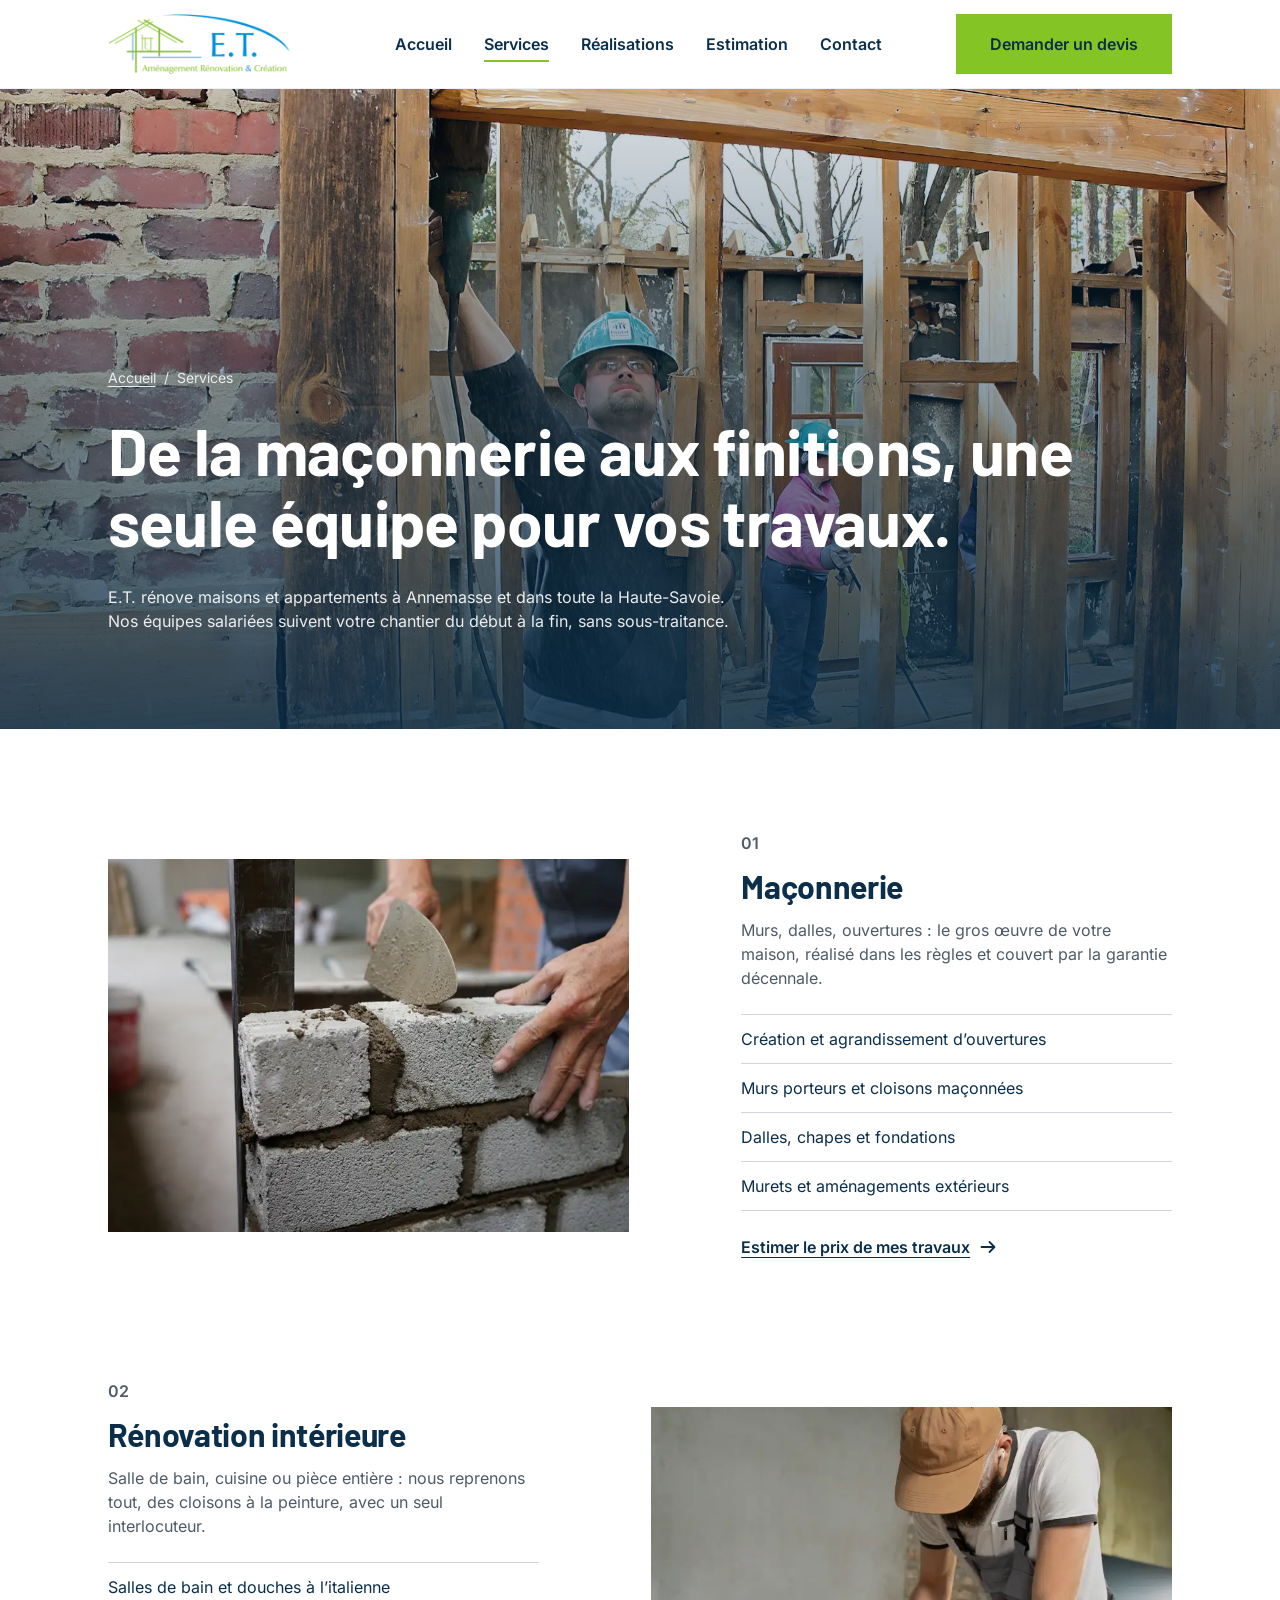
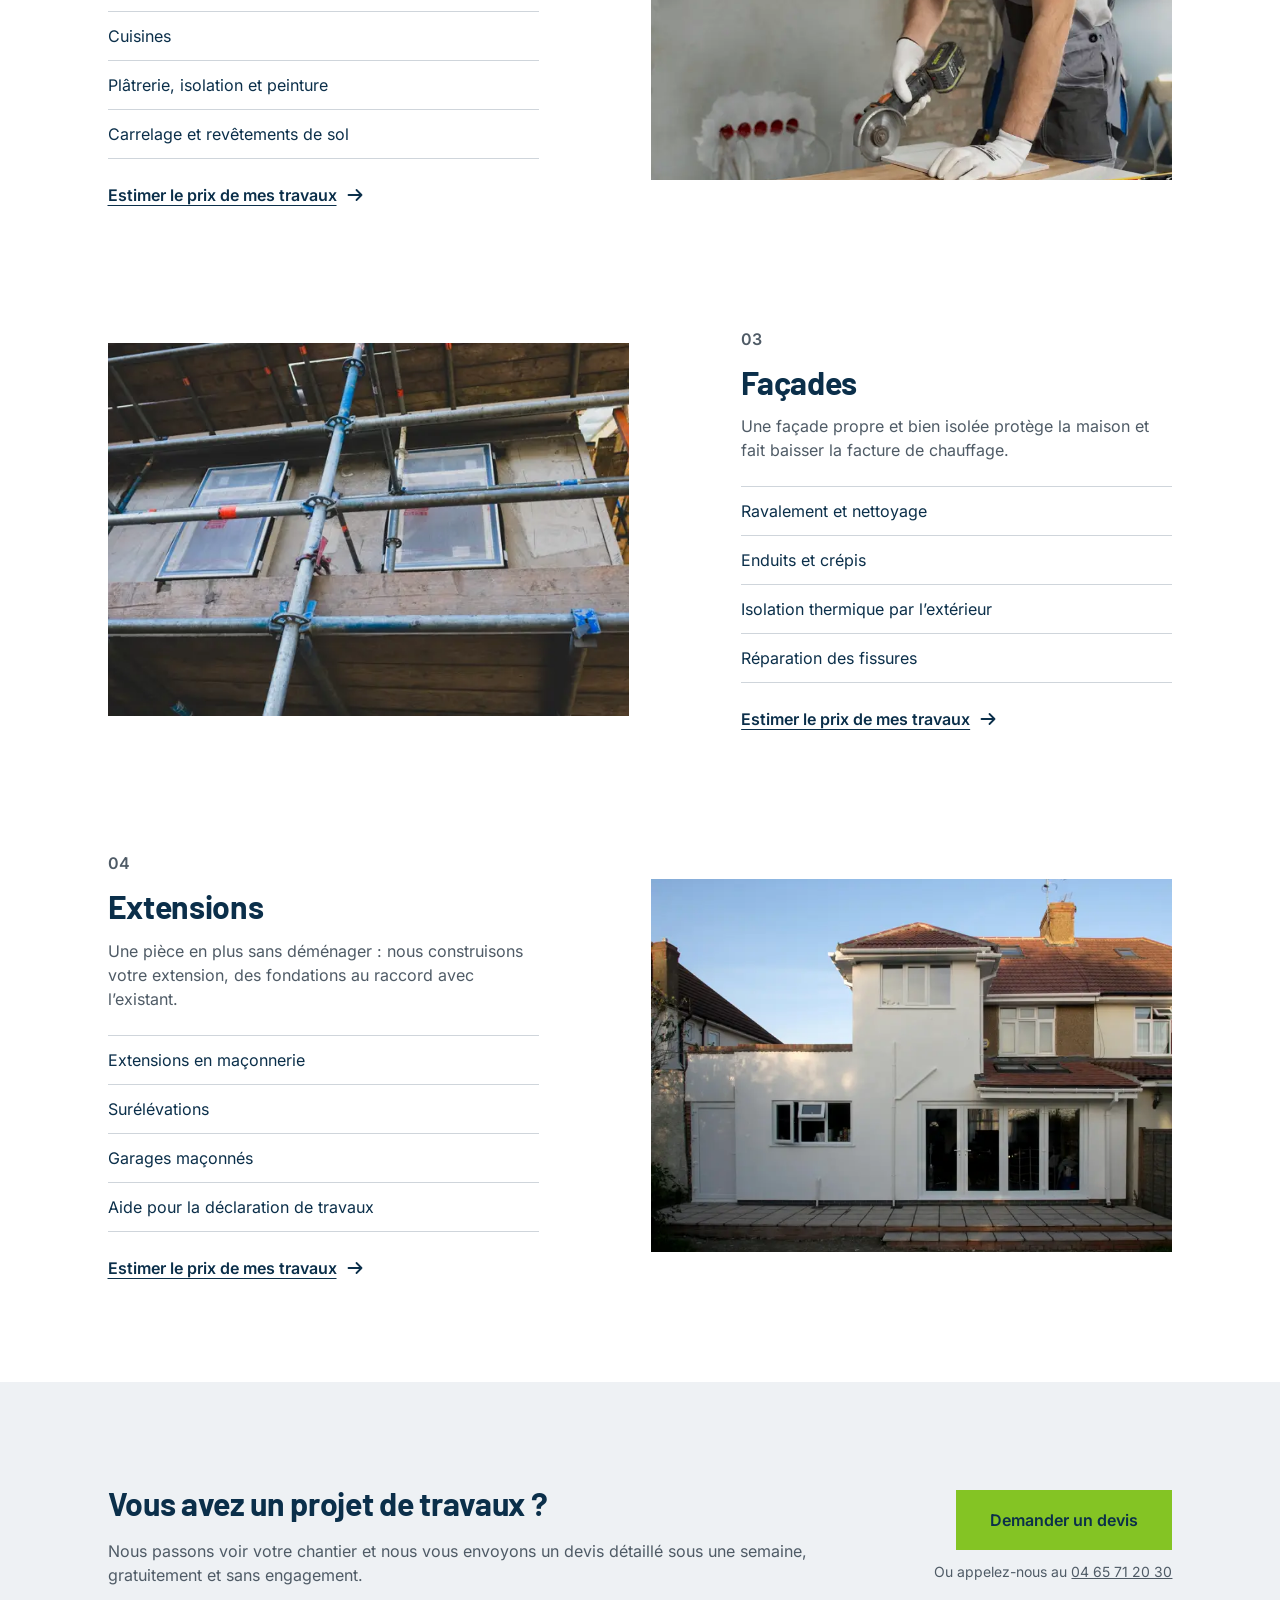
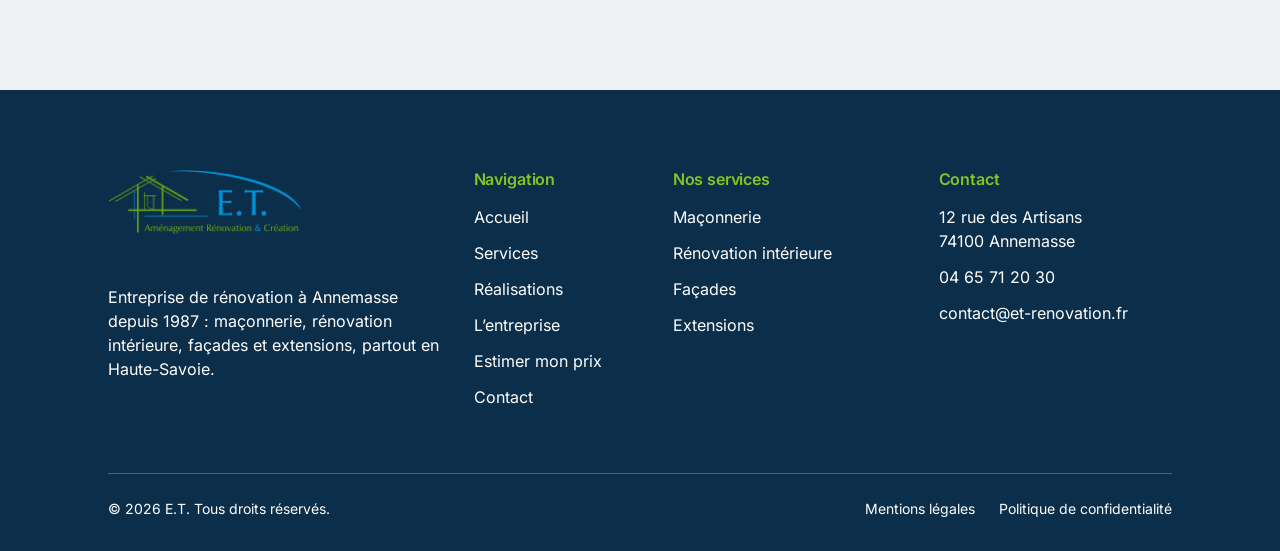
<file: services.html>
<!DOCTYPE html>
<html lang="fr">
<head>
  <meta charset="UTF-8">
  <meta name="viewport" content="width=device-width, initial-scale=1">
  <title>Services | E.T. Rénovation Annemasse</title>
  <meta name="description" content="Maçonnerie, rénovation intérieure, façades et extensions de maisons à Annemasse et en Haute-Savoie, réalisées par nos équipes salariées.">
  <link rel="icon" href="assets/icons/favicon.svg" type="image/svg+xml">
  <link rel="preload" href="assets/fonts/inter-variable.woff2" as="font" type="font/woff2" crossorigin>
  <link rel="preload" href="assets/fonts/barlow-700.woff2" as="font" type="font/woff2" crossorigin>
  <link rel="stylesheet" href="assets/css/base/variables.css">
  <link rel="stylesheet" href="assets/css/base/reset.css">
  <link rel="stylesheet" href="assets/css/base/typography.css">
  <link rel="stylesheet" href="assets/css/layout/container.css">
  <link rel="stylesheet" href="assets/css/layout/section.css">
  <link rel="stylesheet" href="assets/css/layout/header.css">
  <link rel="stylesheet" href="assets/css/layout/footer.css">
  <link rel="stylesheet" href="assets/css/components/button.css">
  <link rel="stylesheet" href="assets/css/components/link.css">
  <link rel="stylesheet" href="assets/css/components/hero.css">
  <link rel="stylesheet" href="assets/css/components/feature.css">
  <link rel="stylesheet" href="assets/css/components/line-list.css">
  <link rel="stylesheet" href="assets/css/components/cta.css">
  <script type="module" src="assets/js/pages/site.js"></script>
</head>
<body>
  <a class="skip-link" href="#contenu">Aller au contenu</a>

  <header class="header">
    <div class="container header__inner">
      <a class="header__logo" href="index.html">
        <img src="assets/images/logo-et.png" alt="E.T. Aménagement Rénovation et Création, accueil" width="182" height="60">
      </a>
      <button class="header__toggle" type="button" aria-expanded="false" aria-controls="menu">
        <span class="header__toggle-label">Menu</span>
      </button>
      <nav class="header__nav" id="menu" aria-label="Navigation principale">
        <ul class="header__links">
          <li><a class="header__link" href="index.html">Accueil</a></li>
          <li><a class="header__link" href="services.html" aria-current="page">Services</a></li>
          <li><a class="header__link" href="realisations.html">Réalisations</a></li>
          <li><a class="header__link" href="estimation.html">Estimation</a></li>
          <li><a class="header__link" href="contact.html">Contact</a></li>
        </ul>
        <div class="header__action">
          <a class="button button--primary" href="devis.html">Demander un devis</a>
          <p class="header__phone">Ou appelez-nous au <a href="tel:+33465712030">04 65 71 20 30</a></p>
        </div>
      </nav>
    </div>
  </header>

  <main id="contenu">
    <section class="hero">
      <img class="hero__image" src="assets/images/hero/services-1920.webp" srcset="assets/images/hero/services-960.webp 960w, assets/images/hero/services-1920.webp 1920w" sizes="100vw" alt="" width="1920" height="1279" fetchpriority="high">
      <div class="container hero__content">
        <nav class="breadcrumb" aria-label="Fil d’Ariane">
          <ol>
            <li><a href="index.html">Accueil</a></li>
            <li aria-current="page">Services</li>
          </ol>
        </nav>
        <h1 class="hero__title">De la maçonnerie aux finitions, une seule équipe pour vos travaux.</h1>
        <p class="hero__text">E.T. rénove maisons et appartements à Annemasse et dans toute la Haute-Savoie. Nos équipes salariées suivent votre chantier du début à la fin, sans sous-traitance.</p>
      </div>
    </section>

    <section class="section" aria-label="Nos quatre métiers">
      <div class="container features">
        <article class="feature" id="maconnerie">
          <img class="feature__image" src="assets/images/services/masonry-1200.webp" srcset="assets/images/services/masonry-800.webp 800w, assets/images/services/masonry-1200.webp 1200w" sizes="(min-width: 1024px) 50vw, 100vw" alt="Maçon montant un mur en parpaings" width="1200" height="800" loading="lazy">
          <div class="feature__body">
            <div class="feature__head">
              <p class="feature__number">01</p>
              <h2>Maçonnerie</h2>
              <p>Murs, dalles, ouvertures : le gros œuvre de votre maison, réalisé dans les règles et couvert par la garantie décennale.</p>
            </div>
            <ul class="line-list">
              <li>Création et agrandissement d’ouvertures</li>
              <li>Murs porteurs et cloisons maçonnées</li>
              <li>Dalles, chapes et fondations</li>
              <li>Murets et aménagements extérieurs</li>
            </ul>
            <a class="link-arrow" href="estimation.html?travaux=maconnerie">Estimer le prix de mes travaux</a>
          </div>
        </article>
        <article class="feature feature--reverse" id="renovation-interieure">
          <img class="feature__image" src="assets/images/services/interior-1200.webp" srcset="assets/images/services/interior-800.webp 800w, assets/images/services/interior-1200.webp 1200w" sizes="(min-width: 1024px) 50vw, 100vw" alt="Artisan découpant un carreau à la meuleuse" width="1200" height="1800" loading="lazy">
          <div class="feature__body">
            <div class="feature__head">
              <p class="feature__number">02</p>
              <h2>Rénovation intérieure</h2>
              <p>Salle de bain, cuisine ou pièce entière : nous reprenons tout, des cloisons à la peinture, avec un seul interlocuteur.</p>
            </div>
            <ul class="line-list">
              <li>Salles de bain et douches à l’italienne</li>
              <li>Cuisines</li>
              <li>Plâtrerie, isolation et peinture</li>
              <li>Carrelage et revêtements de sol</li>
            </ul>
            <a class="link-arrow" href="estimation.html?travaux=salle-de-bain">Estimer le prix de mes travaux</a>
          </div>
        </article>
        <article class="feature" id="facades">
          <img class="feature__image" src="assets/images/services/facade-1200.webp" srcset="assets/images/services/facade-800.webp 800w, assets/images/services/facade-1200.webp 1200w" sizes="(min-width: 1024px) 50vw, 100vw" alt="Échafaudage installé contre une façade" width="1200" height="675" loading="lazy">
          <div class="feature__body">
            <div class="feature__head">
              <p class="feature__number">03</p>
              <h2>Façades</h2>
              <p>Une façade propre et bien isolée protège la maison et fait baisser la facture de chauffage.</p>
            </div>
            <ul class="line-list">
              <li>Ravalement et nettoyage</li>
              <li>Enduits et crépis</li>
              <li>Isolation thermique par l’extérieur</li>
              <li>Réparation des fissures</li>
            </ul>
            <a class="link-arrow" href="estimation.html?travaux=ravalement">Estimer le prix de mes travaux</a>
          </div>
        </article>
        <article class="feature feature--reverse" id="extensions">
          <img class="feature__image" src="assets/images/services/extension-1200.webp" srcset="assets/images/services/extension-800.webp 800w, assets/images/services/extension-1200.webp 1200w" sizes="(min-width: 1024px) 50vw, 100vw" alt="Maison agrandie par une extension blanche" width="1200" height="954" loading="lazy">
          <div class="feature__body">
            <div class="feature__head">
              <p class="feature__number">04</p>
              <h2>Extensions</h2>
              <p>Une pièce en plus sans déménager : nous construisons votre extension, des fondations au raccord avec l’existant.</p>
            </div>
            <ul class="line-list">
              <li>Extensions en maçonnerie</li>
              <li>Surélévations</li>
              <li>Garages maçonnés</li>
              <li>Aide pour la déclaration de travaux</li>
            </ul>
            <a class="link-arrow" href="estimation.html?travaux=extension">Estimer le prix de mes travaux</a>
          </div>
        </article>
      </div>
    </section>

    <section class="section section--grey" aria-labelledby="projet-titre">
      <div class="container cta">
        <div class="cta__text">
          <h2 id="projet-titre">Vous avez un projet de travaux ?</h2>
          <p>Nous passons voir votre chantier et nous vous envoyons un devis détaillé sous une semaine, gratuitement et sans engagement.</p>
        </div>
        <div class="cta__actions">
          <a class="button button--primary" href="devis.html">Demander un devis</a>
          <p class="text-small">Ou appelez-nous au <a href="tel:+33465712030">04 65 71 20 30</a></p>
        </div>
      </div>
    </section>
  </main>

  <footer class="footer">
    <div class="container">
      <div class="footer__columns">
        <div class="footer__about">
          <img src="assets/images/logo-et.png" alt="E.T. Aménagement Rénovation et Création" width="194" height="64" loading="lazy">
          <p>Entreprise de rénovation à Annemasse depuis 1987 : maçonnerie, rénovation intérieure, façades et extensions, partout en Haute-Savoie.</p>
        </div>
        <nav aria-label="Pied de page">
          <h2 class="footer__title">Navigation</h2>
          <ul class="footer__list">
            <li><a href="index.html">Accueil</a></li>
            <li><a href="services.html">Services</a></li>
            <li><a href="realisations.html">Réalisations</a></li>
            <li><a href="entreprise.html">L’entreprise</a></li>
            <li><a href="estimation.html">Estimer mon prix</a></li>
            <li><a href="contact.html">Contact</a></li>
          </ul>
        </nav>
        <div>
          <h2 class="footer__title">Nos services</h2>
          <ul class="footer__list">
            <li><a href="services.html#maconnerie">Maçonnerie</a></li>
            <li><a href="services.html#renovation-interieure">Rénovation intérieure</a></li>
            <li><a href="services.html#facades">Façades</a></li>
            <li><a href="services.html#extensions">Extensions</a></li>
          </ul>
        </div>
        <div class="footer__contact">
          <h2 class="footer__title">Contact</h2>
          <div class="footer__list">
            <address>12 rue des Artisans<br>74100 Annemasse</address>
            <a href="tel:+33465712030">04 65 71 20 30</a>
            <a href="mailto:contact@et-renovation.fr">contact@et-renovation.fr</a>
          </div>
        </div>
      </div>
      <div class="footer__bottom">
        <p>© 2026 E.T. Tous droits réservés.</p>
        <ul class="footer__legal">
          <li><a href="mentions-legales.html">Mentions légales</a></li>
          <li><a href="confidentialite.html">Politique de confidentialité</a></li>
        </ul>
      </div>
    </div>
  </footer>
</body>
</html>
</file>
<file: assets/css/base/variables.css>
:root {
  --color-navy: #0b2f4a;
  --color-navy-light: #164466;
  --color-green: #84c424;
  --color-green-dark: #74ad1f;
  --color-text: #4f5b66;
  --color-border: #737d87;
  --color-line: #cfd5db;
  --color-concrete: #eef1f4;
  --color-white: #ffffff;

  --font-heading: "Barlow", "Arial Narrow", sans-serif;
  --font-body: "Inter", system-ui, -apple-system, "Segoe UI", sans-serif;

  --text-h1: clamp(2rem, 1.6rem + 1.4vw, 3rem);
  --text-hero: clamp(2.25rem, 1.4rem + 3.4vw, 4rem);
  --text-h2: clamp(1.5rem, 1.2rem + 1vw, 2.25rem);
  --text-h3: clamp(1.125rem, 1rem + 0.5vw, 1.5rem);
  --text-price: clamp(1.375rem, 1.1rem + 1vw, 2rem);
  --text-body: 1rem;
  --text-small: 0.875rem;

  --container: 1600px;
  --gutter: clamp(20px, 8.4vw, 160px);
  --section-space: clamp(56px, 8vw, 120px);
  --header-height: 72px;

  --transition: 0.2s ease;
}

@media (min-width: 1024px) {
  :root {
    --header-height: 88px;
  }
}
</file>
<file: assets/css/base/typography.css>
@font-face {
  font-family: "Barlow";
  font-style: normal;
  font-weight: 600;
  font-display: swap;
  src: url("../../fonts/barlow-600.woff2") format("woff2");
}

@font-face {
  font-family: "Barlow";
  font-style: normal;
  font-weight: 700;
  font-display: swap;
  src: url("../../fonts/barlow-700.woff2") format("woff2");
}

@font-face {
  font-family: "Inter";
  font-style: normal;
  font-weight: 400 700;
  font-display: swap;
  src: url("../../fonts/inter-variable.woff2") format("woff2");
}

body {
  font-family: var(--font-body);
  font-size: var(--text-body);
  color: var(--color-text);
  background: var(--color-white);
}

h1,
h2,
h3 {
  font-family: var(--font-heading);
  color: var(--color-navy);
}

h1 {
  font-size: var(--text-h1);
  font-weight: 700;
  line-height: 1.17;
  letter-spacing: -0.01em;
}

h2 {
  font-size: var(--text-h2);
  font-weight: 700;
  line-height: 1.22;
  letter-spacing: -0.01em;
}

h3 {
  font-size: var(--text-h3);
  font-weight: 600;
  line-height: 1.33;
}

strong {
  font-weight: 600;
  color: var(--color-navy);
}

small,
.text-small {
  font-size: var(--text-small);
  line-height: 1.43;
}

:focus-visible {
  outline: 3px solid var(--color-green);
  outline-offset: 3px;
}

.visually-hidden {
  position: absolute;
  width: 1px;
  height: 1px;
  padding: 0;
  margin: -1px;
  overflow: hidden;
  clip: rect(0, 0, 0, 0);
  white-space: nowrap;
  border: 0;
}

.skip-link {
  position: absolute;
  top: -100px;
  left: 16px;
  z-index: 100;
  padding: 12px 20px;
  background: var(--color-navy);
  color: var(--color-white);
  font-weight: 600;
  text-decoration: none;
}

.skip-link:focus {
  top: 16px;
}
</file>
<file: assets/css/layout/container.css>
.container {
  width: min(100% - var(--gutter) * 2, var(--container));
  margin-inline: auto;
}

.container--narrow {
  width: min(100% - var(--gutter) * 2, 720px);
}
</file>
<file: assets/css/layout/section.css>
.section {
  padding-block: var(--section-space);
}

.section--grey {
  background: var(--color-concrete);
}

.section__head {
  display: grid;
  gap: 16px;
  margin-bottom: clamp(32px, 4vw, 48px);
}

.section__head p {
  max-width: 920px;
}

.section__head--split {
  grid-template-columns: 1fr;
  align-items: end;
}

@media (min-width: 768px) {
  .section__head--split {
    grid-template-columns: 1fr auto;
  }
}
</file>
<file: assets/css/layout/header.css>
.header {
  position: sticky;
  top: 0;
  z-index: 50;
  background: var(--color-white);
  border-bottom: 1px solid var(--color-concrete);
}

.header__inner {
  display: flex;
  align-items: center;
  justify-content: space-between;
  gap: 32px;
  height: var(--header-height);
}

.header__logo {
  flex-shrink: 0;
}

.header__logo img {
  width: 121px;
  height: auto;
}

.header__toggle {
  display: inline-flex;
  align-items: center;
  gap: 8px;
  min-height: 48px;
  font-weight: 600;
  color: var(--color-navy);
}

.header__toggle::after {
  content: "";
  width: 24px;
  height: 24px;
  background: currentColor;
  mask: url("../../icons/menu.svg") center / contain no-repeat;
}

.header__toggle[aria-expanded="true"]::after {
  mask-image: url("../../icons/close.svg");
}

.header__nav {
  display: none;
  position: fixed;
  inset: var(--header-height) 0 0;
  flex-direction: column;
  overflow-y: auto;
  background: var(--color-white);
}

.header__nav.is-open {
  display: flex;
}

.header__links li + li {
  border-top: 1px solid var(--color-concrete);
}

.header__link {
  display: block;
  padding: 16px var(--gutter);
  font-weight: 600;
  color: var(--color-navy);
  text-decoration: none;
}

.header__link[aria-current="page"] {
  box-shadow: inset 4px 0 0 var(--color-green);
}

.header__action {
  display: grid;
  gap: 16px;
  padding: 24px var(--gutter) 40px;
  border-top: 1px solid var(--color-concrete);
}

.header__phone a {
  color: var(--color-navy);
  font-weight: 600;
  text-decoration: none;
  white-space: nowrap;
}

body.menu-open {
  overflow: hidden;
}

@media (min-width: 1200px) {
  .header__logo img {
    width: 182px;
  }

  .header__toggle {
    display: none;
  }

  .header__nav,
  .header__nav.is-open {
    position: static;
    display: flex;
    flex-direction: row;
    align-items: center;
    justify-content: space-between;
    flex: 1;
    overflow: visible;
  }

  .header__links {
    display: flex;
    gap: 8px;
    margin-inline: auto;
  }

  .header__links li + li {
    border-top: 0;
  }

  .header__link {
    position: relative;
    padding: 12px;
  }

  .header__link::after {
    content: "";
    position: absolute;
    left: 12px;
    right: 12px;
    bottom: 6px;
    height: 2px;
    background: var(--color-green);
    transform: scaleX(0);
    transition: transform var(--transition);
  }

  .header__link:hover::after,
  .header__link[aria-current="page"]::after {
    transform: scaleX(1);
  }

  .header__link[aria-current="page"] {
    box-shadow: none;
  }

  .header__action {
    padding: 0;
    border-top: 0;
  }

  .header__action .button {
    white-space: nowrap;
  }

  .header__phone {
    display: none;
  }
}
</file>
<file: assets/css/layout/footer.css>
.footer {
  padding-block: 56px 32px;
  background: var(--color-navy);
  color: var(--color-white);
}

.footer a {
  text-decoration: none;
}

.footer a:hover {
  text-decoration: underline;
}

.footer__columns {
  display: grid;
  gap: 32px 16px;
  grid-template-columns: 1fr 1fr;
}

.footer__about {
  display: grid;
  gap: 24px;
  grid-column: 1 / -1;
  max-width: 512px;
}

.footer__about img {
  width: 170px;
  height: auto;
}

.footer__contact {
  grid-column: 1 / -1;
}

.footer__title {
  margin-bottom: 16px;
  font-family: var(--font-body);
  font-size: var(--text-body);
  font-weight: 600;
  color: var(--color-green);
}

.footer__list {
  display: grid;
  gap: 12px;
}

.footer__list address {
  font-style: normal;
}

.footer__bottom {
  display: flex;
  flex-wrap: wrap;
  justify-content: space-between;
  gap: 16px 24px;
  margin-top: 40px;
  padding-top: 24px;
  border-top: 1px solid rgb(255 255 255 / 0.25);
  font-size: var(--text-small);
}

.footer__legal {
  display: flex;
  flex-wrap: wrap;
  gap: 12px 24px;
}

@media (min-width: 1024px) {
  .footer {
    padding-block: 80px 32px;
  }

  .footer__columns {
    grid-template-columns: 2fr 1fr 1.4fr 1.4fr;
    gap: 32px;
  }

  .footer__about,
  .footer__contact {
    grid-column: auto;
  }

  .footer__about img {
    width: 194px;
  }

  .footer__bottom {
    margin-top: 64px;
  }
}
</file>
<file: assets/css/components/button.css>
.button {
  display: inline-flex;
  align-items: center;
  justify-content: center;
  gap: 8px;
  min-height: 56px;
  padding: 16px 32px;
  border: 2px solid transparent;
  font-weight: 600;
  line-height: 1.5;
  text-align: center;
  text-decoration: none;
  transition: background-color var(--transition), color var(--transition), border-color var(--transition);
}

.button--primary {
  background: var(--color-green);
  color: var(--color-navy);
}

.button--primary:hover {
  background: var(--color-green-dark);
}

.button--secondary {
  border-color: var(--color-navy);
  color: var(--color-navy);
  background: var(--color-white);
}

.button--secondary:hover {
  background: var(--color-navy);
  color: var(--color-white);
}

.button--block {
  width: 100%;
}

.button:disabled {
  opacity: 0.6;
  cursor: wait;
}
</file>
<file: assets/css/components/link.css>
.link-arrow {
  display: inline-flex;
  align-items: center;
  gap: 8px;
  font-weight: 600;
  color: var(--color-navy);
  text-decoration: underline;
  text-underline-offset: 4px;
}

.link-arrow::after {
  content: "";
  flex-shrink: 0;
  width: 20px;
  height: 20px;
  background: currentColor;
  mask: url("../../icons/arrow.svg") center / contain no-repeat;
  transition: transform var(--transition);
}

.link-arrow:hover::after {
  transform: translateX(4px);
}

.link-arrow--light {
  color: var(--color-white);
}
</file>
<file: assets/css/components/hero.css>
.hero {
  position: relative;
  display: flex;
  align-items: flex-end;
  min-height: 480px;
  padding-block: 220px 40px;
  color: var(--color-white);
  isolation: isolate;
}

.hero__image {
  position: absolute;
  inset: 0;
  z-index: -2;
  width: 100%;
  height: 100%;
  object-fit: cover;
}

.hero::before {
  content: "";
  position: absolute;
  inset: 0;
  z-index: -1;
  background: linear-gradient(180deg, rgb(11 47 74 / 0.15) 0%, rgb(11 47 74 / 0.85) 100%);
}

.hero__content {
  display: grid;
  gap: 20px;
}

.hero__title {
  max-width: 1056px;
  font-size: var(--text-hero);
  line-height: 1.1;
  color: var(--color-white);
}

.hero__text {
  max-width: 648px;
  color: rgb(255 255 255 / 0.9);
}

.breadcrumb ol {
  display: flex;
  flex-wrap: wrap;
  gap: 8px;
  font-size: var(--text-small);
}

.breadcrumb li + li::before {
  content: "/";
  margin-right: 8px;
}

.breadcrumb a {
  text-underline-offset: 3px;
}

.hero .breadcrumb {
  color: rgb(255 255 255 / 0.85);
}

.hero-home {
  display: grid;
  background: var(--color-navy);
  color: var(--color-white);
}

.hero-home__content {
  display: grid;
  align-content: center;
  gap: 24px;
  padding: 56px var(--gutter);
}

.hero-home__title {
  font-size: var(--text-h1);
  color: var(--color-white);
}

.hero-home__text {
  max-width: 560px;
  color: rgb(255 255 255 / 0.9);
}

.hero-home__actions {
  display: flex;
  flex-wrap: wrap;
  align-items: center;
  gap: 16px 32px;
}

.hero-home__image {
  width: 100%;
  height: 280px;
  object-fit: cover;
}

@media (min-width: 1024px) {
  .hero {
    min-height: 640px;
    padding-block: 96px;
  }

  .hero__content {
    gap: 28px;
  }

  .hero-home {
    grid-template-columns: 1fr 1fr;
    min-height: 680px;
  }

  .hero-home__content {
    padding-inline: var(--gutter) 80px;
  }

  .hero-home__image {
    height: 100%;
  }
}
</file>
<file: assets/css/components/card.css>
.cards {
  display: grid;
  gap: 24px;
}

.card {
  display: flex;
  flex-direction: column;
  background: var(--color-concrete);
}

.card__image {
  width: 100%;
  aspect-ratio: 4 / 3;
  object-fit: cover;
}

.card__body {
  display: flex;
  flex-direction: column;
  flex: 1;
  gap: 12px;
  padding: 32px;
}

.card__body .link-arrow {
  margin-top: auto;
  padding-top: 12px;
}

@media (min-width: 768px) {
  .cards {
    grid-template-columns: repeat(2, 1fr);
  }
}

@media (min-width: 1280px) {
  .cards {
    grid-template-columns: repeat(4, 1fr);
    gap: 32px;
  }
}
</file>
<file: assets/css/components/stats.css>
.stats {
  display: grid;
  grid-template-columns: repeat(2, 1fr);
  gap: 24px 16px;
}

.stats > div {
  display: grid;
  gap: 4px;
  padding-top: 16px;
  border-top: 1px solid var(--color-line);
}

.stats dt {
  order: 2;
  font-size: var(--text-small);
}

.stats dd {
  margin: 0;
  font-family: var(--font-heading);
  font-size: var(--text-h2);
  font-weight: 700;
  line-height: 1.2;
  color: var(--color-navy);
}

.stats--three {
  grid-template-columns: repeat(3, 1fr);
}

@media (min-width: 1024px) {
  .stats {
    grid-template-columns: repeat(4, 1fr);
    gap: 32px;
  }

  .stats--three {
    grid-template-columns: repeat(3, 1fr);
  }
}
</file>
<file: assets/css/components/carousel.css>
.carousel__track {
  display: grid;
  grid-auto-flow: column;
  grid-auto-columns: 100%;
  overflow-x: auto;
  scroll-snap-type: x mandatory;
  scrollbar-width: none;
}

.carousel__track::-webkit-scrollbar {
  display: none;
}

.carousel__slide {
  display: grid;
  gap: 16px;
  scroll-snap-align: start;
}

.carousel__image {
  width: 100%;
  aspect-ratio: 335 / 220;
  object-fit: cover;
}

.carousel__caption {
  display: grid;
  gap: 4px;
}

.carousel__caption p {
  font-size: var(--text-small);
}

.carousel__controls {
  display: flex;
  justify-content: flex-end;
  align-items: center;
  gap: 16px;
  margin-top: 16px;
}

.carousel__count {
  font-size: var(--text-small);
  font-weight: 600;
  color: var(--color-navy);
}

.carousel__button {
  display: grid;
  place-content: center;
  width: 44px;
  height: 44px;
  border: 1px solid var(--color-navy);
  color: var(--color-navy);
}

.carousel__button::before {
  content: "";
  width: 20px;
  height: 20px;
  background: currentColor;
  mask: url("../../icons/arrow.svg") center / contain no-repeat;
}

.carousel__button--prev::before {
  transform: rotate(180deg);
}

.carousel__button:hover {
  background: var(--color-navy);
  color: var(--color-white);
}

.carousel__button:disabled {
  opacity: 0.35;
  pointer-events: none;
}

@media (min-width: 1024px) {
  .carousel__image {
    aspect-ratio: 1600 / 680;
  }

  .carousel {
    position: relative;
  }

  .carousel__controls {
    position: absolute;
    right: 0;
    bottom: 0;
    margin-top: 0;
  }
}
</file>
<file: assets/css/components/cta.css>
.cta {
  display: grid;
  gap: 24px;
}

.cta__text {
  display: grid;
  gap: 16px;
  max-width: 920px;
}

.cta__actions {
  display: grid;
  gap: 12px;
}

@media (min-width: 1024px) {
  .cta {
    grid-template-columns: 1fr auto;
    align-items: center;
    gap: 32px;
  }

  .cta__actions {
    justify-items: end;
  }
}
</file>
<file: assets/css/pages/home.css>
.about {
  display: grid;
  gap: 32px;
  align-items: center;
}

.about__image {
  width: 100%;
  aspect-ratio: 7 / 5;
  object-fit: cover;
}

.about__body {
  display: grid;
  gap: 16px;
}

.about__body .stats {
  margin-block: 8px;
}

.commitments {
  padding-block: clamp(48px, 6vw, 96px);
  background: var(--color-green);
  color: var(--color-navy);
}

.commitments__inner {
  display: grid;
  gap: 16px;
}

.video {
  display: grid;
  gap: 32px;
  align-items: center;
}

.video__body {
  display: grid;
  gap: 16px;
  justify-items: start;
}

.video__image {
  width: 100%;
  aspect-ratio: 16 / 9;
  object-fit: cover;
}

@media (min-width: 1024px) {
  .about {
    grid-template-columns: 49fr 40.5fr;
    gap: 10.5%;
  }

  .about__body {
    gap: 24px;
  }

  .commitments__inner {
    grid-template-columns: 1fr 2fr;
    align-items: center;
    gap: 64px;
  }

  .video {
    grid-template-columns: 1fr 1fr;
    gap: 64px;
  }
}
</file>
<file: assets/css/pages/legal.css>
.legal {
  display: grid;
  gap: 32px;
  max-width: 720px;
}

.legal__block {
  display: grid;
  gap: 12px;
}

.legal ul {
  display: grid;
  gap: 8px;
  padding-left: 20px;
  list-style: disc;
}

.legal a {
  color: var(--color-navy);
  text-underline-offset: 3px;
}

.not-found {
  display: grid;
  justify-items: start;
  gap: 24px;
  max-width: 648px;
}
</file>
<file: assets/css/components/line-list.css>
.line-list {
  border-bottom: 1px solid var(--color-line);
}

.line-list > li,
.line-list > div {
  padding-block: 12px;
  border-top: 1px solid var(--color-line);
  color: var(--color-navy);
}

.line-list--loose > li,
.line-list--loose > div {
  padding-block: 20px;
}

.line-list--split > div {
  display: flex;
  justify-content: space-between;
  gap: 16px;
}

.line-list--split dt {
  color: var(--color-text);
}

.line-list--split dd {
  font-weight: 600;
  text-align: right;
}

.line-list dt {
  font-size: var(--text-small);
  color: var(--color-text);
}

.line-list dd {
  margin: 0;
}

@media (min-width: 1024px) {
  .line-list--columns {
    display: grid;
    grid-template-columns: repeat(4, 1fr);
    gap: 32px;
    border-bottom: 0;
  }

  .line-list--columns > div {
    display: grid;
    gap: 4px;
    padding-block: 16px 0;
  }

  .line-list--columns dd {
    font-weight: 600;
    text-align: left;
  }
}
</file>
<file: assets/css/pages/contact.css>
.contact {
  display: grid;
  gap: 40px;
}

.contact__infos {
  display: grid;
  gap: 32px;
  align-content: start;
}

.contact__phone {
  font-family: var(--font-heading);
  font-size: var(--text-h3);
  font-weight: 600;
  text-decoration: none;
}

.contact__infos .line-list > div {
  display: grid;
  gap: 4px;
  padding-block: 20px;
}

.contact__infos dd a {
  text-decoration: none;
}

.contact__actions {
  display: grid;
  grid-template-columns: repeat(auto-fit, minmax(220px, 1fr));
  gap: 12px 16px;
}

.map {
  margin: 0;
}

.map__frame {
  position: relative;
}

.map__image {
  width: 100%;
  aspect-ratio: 335 / 300;
  object-fit: cover;
}

.map__pin {
  position: absolute;
  top: 50%;
  left: 50%;
  width: 20px;
  height: 20px;
  transform: translate(-50%, -50%);
  border: 4px solid var(--color-white);
  border-radius: 50%;
  background: var(--color-navy);
  box-sizing: content-box;
}

.map__pin span {
  position: absolute;
  bottom: calc(100% + 14px);
  left: 50%;
  transform: translateX(-50%);
  padding: 6px 12px;
  background: var(--color-navy);
  font-size: var(--text-small);
  font-weight: 600;
  color: var(--color-white);
  white-space: nowrap;
}

.map figcaption {
  display: flex;
  flex-wrap: wrap;
  justify-content: space-between;
  gap: 8px 16px;
  margin-top: 12px;
  font-size: var(--text-small);
}

@media (min-width: 1024px) {
  .contact {
    grid-template-columns: 648fr 784fr;
    gap: clamp(64px, 10vw, 168px);
  }

  .contact__infos {
    gap: 40px;
  }

  .map__image {
    aspect-ratio: 784 / 640;
  }
}
</file>
<file: assets/css/components/progress.css>
.progress {
  display: grid;
  gap: 12px;
}

.progress__count {
  font-size: var(--text-small);
}

.progress__steps {
  display: grid;
  grid-template-columns: repeat(4, 1fr);
  gap: 8px;
}

.progress__step {
  padding-top: 12px;
  border-top: 4px solid var(--color-concrete);
  font-size: var(--text-small);
}

.progress__step.is-done,
.progress__step[aria-current="step"] {
  border-top-color: var(--color-navy);
  color: var(--color-navy);
}

.progress__step[aria-current="step"] {
  font-weight: 600;
}

@media (max-width: 767px) {
  .progress__step {
    font-size: 0;
  }
}
</file>
<file: assets/css/components/field.css>
.field {
  display: grid;
  gap: 8px;
}

.field__label,
.field legend {
  font-weight: 600;
  color: var(--color-navy);
}

.field__input {
  width: 100%;
  min-height: 48px;
  padding: 12px 16px;
  border: 1px solid var(--color-border);
  border-radius: 0;
  background: var(--color-white);
  color: var(--color-navy);
  appearance: none;
}

.field__input::placeholder {
  color: var(--color-text);
  opacity: 1;
}

.field__input:focus {
  outline: 2px solid var(--color-navy);
  outline-offset: 0;
}

textarea.field__input {
  min-height: 144px;
  resize: vertical;
}

select.field__input {
  padding-right: 48px;
  background: var(--color-white) url("../../icons/chevron.svg") right 16px center / 16px no-repeat;
}

.field__help {
  font-size: var(--text-small);
  color: var(--color-text);
}

.field__error {
  font-size: var(--text-small);
  font-weight: 600;
  color: #b42318;
}

.field__error:empty {
  display: none;
}

.field__input[aria-invalid="true"] {
  border-color: #b42318;
}

.field-row {
  display: grid;
  gap: 24px;
}

@media (min-width: 768px) {
  .field-row {
    grid-template-columns: 1fr 1fr;
  }
}
</file>
<file: assets/css/components/choice.css>
.choices {
  display: flex;
  flex-wrap: wrap;
  gap: 12px;
  margin-top: 12px;
}

.choice input {
  position: absolute;
  opacity: 0;
  pointer-events: none;
}

.choice span {
  display: inline-flex;
  align-items: center;
  min-height: 48px;
  padding: 12px 20px;
  border: 1px solid var(--color-border);
  font-weight: 600;
  color: var(--color-navy);
  cursor: pointer;
  transition: background-color var(--transition), color var(--transition);
}

.choice span:hover {
  border-color: var(--color-navy);
}

.choice input:checked + span {
  border-color: var(--color-navy);
  background: var(--color-navy);
  color: var(--color-white);
}

.choice input:focus-visible + span {
  outline: 3px solid var(--color-green);
  outline-offset: 2px;
}
</file>
<file: assets/css/components/checkbox.css>
.checkbox {
  display: flex;
  align-items: flex-start;
  gap: 12px;
  color: var(--color-text);
  cursor: pointer;
}

.checkbox input {
  flex-shrink: 0;
  display: grid;
  place-content: center;
  width: 24px;
  height: 24px;
  margin: 0;
  border: 1px solid var(--color-border);
  background: var(--color-white);
  appearance: none;
  cursor: pointer;
}

.checkbox input::before {
  content: "";
  width: 16px;
  height: 16px;
  background: var(--color-white);
  mask: url("../../icons/check.svg") center / contain no-repeat;
  transform: scale(0);
}

.checkbox input:checked {
  border-color: var(--color-navy);
  background: var(--color-navy);
}

.checkbox input:checked::before {
  transform: scale(1);
}
</file>
<file: assets/css/components/upload.css>
.upload {
  position: relative;
  display: grid;
  justify-items: center;
  gap: 12px;
  padding: 48px 24px;
  border: 1px dashed var(--color-border);
  text-align: center;
  transition: background-color var(--transition);
}

.upload.is-dragover {
  background: var(--color-concrete);
}

.upload__title {
  font-weight: 600;
  color: var(--color-navy);
}

.upload__input {
  position: absolute;
  opacity: 0;
  pointer-events: none;
}

.upload__input:focus-visible + .button {
  outline: 3px solid var(--color-green);
  outline-offset: 3px;
}

.file-list:empty {
  display: none;
}

.file-list li {
  display: flex;
  align-items: center;
  justify-content: space-between;
  gap: 16px;
}

.file-list__name {
  display: grid;
  overflow-wrap: anywhere;
}

.file-list__name small {
  color: var(--color-text);
}

.file-list button {
  font-size: var(--text-small);
  color: var(--color-navy);
  text-decoration: underline;
  text-underline-offset: 3px;
}

@media (max-width: 767px) {
  .upload {
    padding: 32px 20px;
  }

  .upload__or {
    display: none;
  }
}
</file>
<file: assets/css/components/commune.css>
.commune__box {
  position: relative;
}

.commune__list {
  position: absolute;
  top: 100%;
  left: 0;
  right: 0;
  z-index: 10;
  border: 1px solid var(--color-border);
  border-top: 0;
  background: var(--color-white);
}

.commune__list:empty {
  display: none;
}

.commune__list li {
  padding: 12px 16px;
  color: var(--color-navy);
  cursor: pointer;
}

.commune__list li[aria-selected="true"],
.commune__list li:hover {
  background: var(--color-concrete);
}
</file>
<file: assets/css/pages/quote.css>
.quote {
  display: grid;
  gap: 40px;
}

.quote__form {
  display: grid;
  gap: 56px;
}

.quote__step {
  display: grid;
  gap: 24px;
}

.quote__step[hidden] {
  display: none;
}

.quote__legend {
  float: left;
  width: 100%;
  font-family: var(--font-heading);
  font-size: var(--text-h2);
  font-weight: 700;
  line-height: 1.22;
  color: var(--color-navy);
}

.quote__intro {
  clear: left;
  margin-top: -16px;
}

.quote__note {
  font-size: var(--text-small);
}

.quote__trap {
  position: absolute;
  left: -9999px;
}

.estimate {
  display: grid;
  gap: 8px;
  padding: 24px;
  background: var(--color-concrete);
}

.estimate__label,
.estimate__detail {
  font-size: var(--text-small);
}

.estimate__price {
  font-family: var(--font-heading);
  font-size: var(--text-price);
  font-weight: 600;
  line-height: 1.4;
  color: var(--color-navy);
}

.quote__actions {
  display: grid;
  gap: 12px;
  padding-top: 24px;
  border-top: 1px solid var(--color-line);
}

.quote__actions .button {
  width: 100%;
}

.quote__status {
  font-weight: 600;
  color: #b42318;
}

.quote__status:empty {
  display: none;
}

.confirmation {
  display: grid;
  gap: 40px;
}

.confirmation[hidden] {
  display: none;
}

.confirmation__head {
  display: grid;
  gap: 16px;
}

.confirmation__next {
  display: grid;
  gap: 16px;
}

.confirmation__next li {
  display: grid;
  grid-template-columns: auto 1fr;
  gap: 24px;
}

.confirmation__next p {
  color: var(--color-text);
}

.confirmation .button {
  justify-self: start;
}

@media (min-width: 768px) {
  .quote__actions {
    grid-auto-flow: column;
    justify-content: space-between;
  }

  .quote__actions .button {
    width: auto;
  }

  .quote__actions .button--primary:only-child {
    grid-column: 2;
  }
}

@media (min-width: 1024px) {
  .quote {
    gap: 56px;
  }

  .quote__step {
    gap: 32px;
  }

  .quote__actions {
    padding-top: 32px;
  }
}
</file>
<file: assets/css/pages/company.css>
.story {
  display: grid;
  gap: 24px;
}

.story__text {
  display: grid;
  gap: 16px;
  max-width: 648px;
}

.company-stats {
  padding-bottom: var(--section-space);
}

.gallery {
  display: grid;
  gap: 32px;
  padding-bottom: var(--section-space);
}

.gallery figure {
  display: grid;
  gap: 12px;
}

.gallery img {
  width: 100%;
  aspect-ratio: 4 / 3;
  object-fit: cover;
}

.gallery figcaption {
  font-size: var(--text-small);
}

.trades {
  display: grid;
  gap: 32px;
}

.trades__intro {
  display: grid;
  gap: 16px;
  align-content: start;
}

.trades__zone {
  display: grid;
  gap: 4px;
}

.trades__list li {
  display: grid;
  gap: 8px;
}

.trades__list p {
  color: var(--color-text);
}

@media (min-width: 1024px) {
  .story {
    grid-template-columns: 376px 1fr;
    gap: 168px;
  }

  .gallery {
    grid-template-columns: 920fr 648fr;
  }

  .gallery img {
    aspect-ratio: auto;
    height: 640px;
  }

  .trades {
    grid-template-columns: 376px 1fr;
    gap: 168px;
  }

  .trades__intro {
    gap: 24px;
  }

  .trades__list li {
    grid-template-columns: 1fr 1fr;
    gap: 32px;
    padding-block: 32px;
  }
}
</file>
<file: assets/css/pages/estimate.css>
.estimator {
  display: grid;
  gap: 40px;
  align-items: start;
}

.estimator__form {
  display: grid;
  gap: 24px;
}

.estimator__head {
  display: grid;
  gap: 8px;
}

.result {
  display: grid;
  gap: 16px;
  padding: 32px 24px;
  background: var(--color-navy);
  color: var(--color-white);
}

.result__label {
  font-family: var(--font-body);
  font-size: var(--text-small);
  font-weight: 600;
  line-height: 1.5;
  color: rgb(255 255 255 / 0.8);
}

.result__price {
  font-family: var(--font-heading);
  font-size: var(--text-h2);
  font-weight: 700;
  line-height: 1.2;
  color: var(--color-white);
}

.result__detail {
  color: rgb(255 255 255 / 0.9);
}

.result .button {
  width: 100%;
  margin-top: 8px;
}

.result__note {
  font-size: var(--text-small);
  color: rgb(255 255 255 / 0.8);
}

.estimator-how {
  display: grid;
  gap: 32px;
}

.estimator-how li {
  display: grid;
  grid-template-columns: auto 1fr;
  gap: 24px;
}

.estimator-how p {
  margin-top: 4px;
  color: var(--color-text);
}

@media (min-width: 1024px) {
  .estimator {
    grid-template-columns: 1fr 1fr;
    gap: 96px;
  }

  .estimator__form {
    gap: 32px;
  }

  .result {
    position: sticky;
    top: calc(var(--header-height) + 32px);
    padding: 48px;
  }

  .estimator-how {
    grid-template-columns: 1fr 2fr;
    gap: 96px;
  }
}
</file>
<file: assets/css/components/before-after.css>
.before-after {
  --position: 50%;
  position: relative;
  aspect-ratio: 335 / 240;
  overflow: hidden;
  user-select: none;
}

.before-after__image {
  position: absolute;
  inset: 0;
  width: 100%;
  height: 100%;
  object-fit: cover;
}

.before-after__before {
  clip-path: inset(0 calc(100% - var(--position)) 0 0);
}

.before-after__line {
  position: absolute;
  top: 0;
  bottom: 0;
  left: var(--position);
  width: 2px;
  margin-left: -1px;
  background: var(--color-white);
  pointer-events: none;
}

.before-after__line::after {
  content: "";
  position: absolute;
  top: 50%;
  left: 50%;
  width: 40px;
  height: 40px;
  transform: translate(-50%, -50%);
  background: var(--color-white) url("../../icons/handle.svg") center / 22px no-repeat;
}

.before-after__range {
  position: absolute;
  inset: 0;
  width: 100%;
  height: 100%;
  margin: 0;
  opacity: 0;
  cursor: ew-resize;
}

.before-after:has(.before-after__range:focus-visible) .before-after__line::after {
  outline: 3px solid var(--color-green);
  outline-offset: 2px;
}

.before-after__tag {
  position: absolute;
  top: 12px;
  padding: 6px 12px;
  background: var(--color-navy);
  font-size: var(--text-small);
  font-weight: 600;
  color: var(--color-white);
  pointer-events: none;
}

.before-after__tag--before {
  left: 12px;
}

.before-after__tag--after {
  right: 12px;
}

@media (min-width: 1024px) {
  .before-after {
    aspect-ratio: 2 / 1;
  }

  .before-after__line::after {
    width: 56px;
    height: 56px;
  }

  .before-after__tag {
    top: 24px;
  }

  .before-after__tag--before {
    left: 24px;
  }

  .before-after__tag--after {
    right: 24px;
  }
}
</file>
<file: assets/css/pages/projects.css>
.projects {
  display: grid;
  gap: 56px;
}

.project {
  display: grid;
  gap: 16px;
}

.project__head {
  display: grid;
  gap: 8px;
  max-width: 1056px;
}

@media (min-width: 1024px) {
  .projects {
    gap: 120px;
  }

  .project {
    gap: 32px;
  }

  .project__head {
    gap: 16px;
  }
}
</file>
<file: assets/css/components/feature.css>
.features {
  display: grid;
  gap: 56px;
}

.feature {
  display: grid;
  gap: 16px;
  align-items: center;
}

.feature__image {
  width: 100%;
  aspect-ratio: 7 / 5;
  object-fit: cover;
}

.feature__body {
  display: grid;
  gap: 24px;
}

.feature__number {
  font-weight: 600;
}

.feature__head {
  display: grid;
  gap: 12px;
}

@media (min-width: 1024px) {
  .features {
    gap: 120px;
  }

  .feature {
    grid-template-columns: 49fr 40.5fr;
    gap: 10.5%;
  }

  .feature--reverse {
    grid-template-columns: 40.5fr 49fr;
  }

  .feature--reverse .feature__image {
    order: 2;
  }
}
</file>
